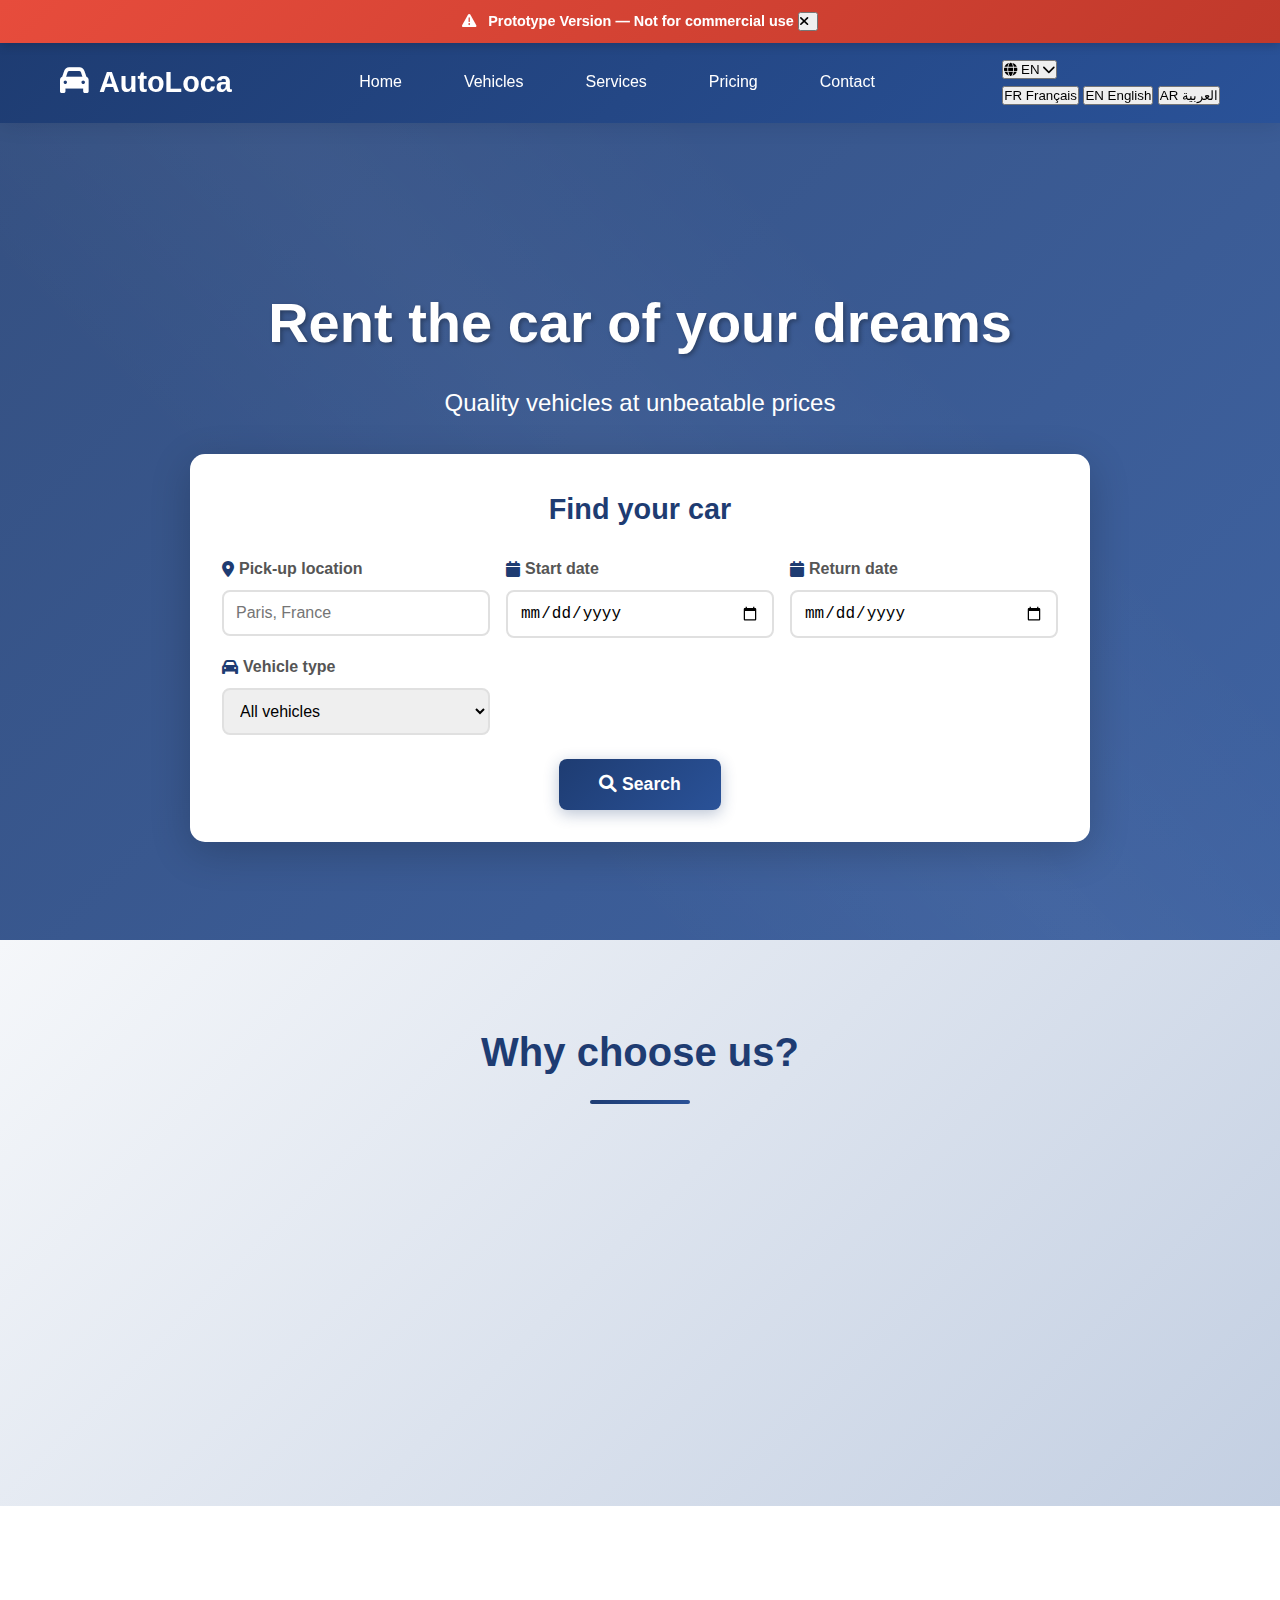
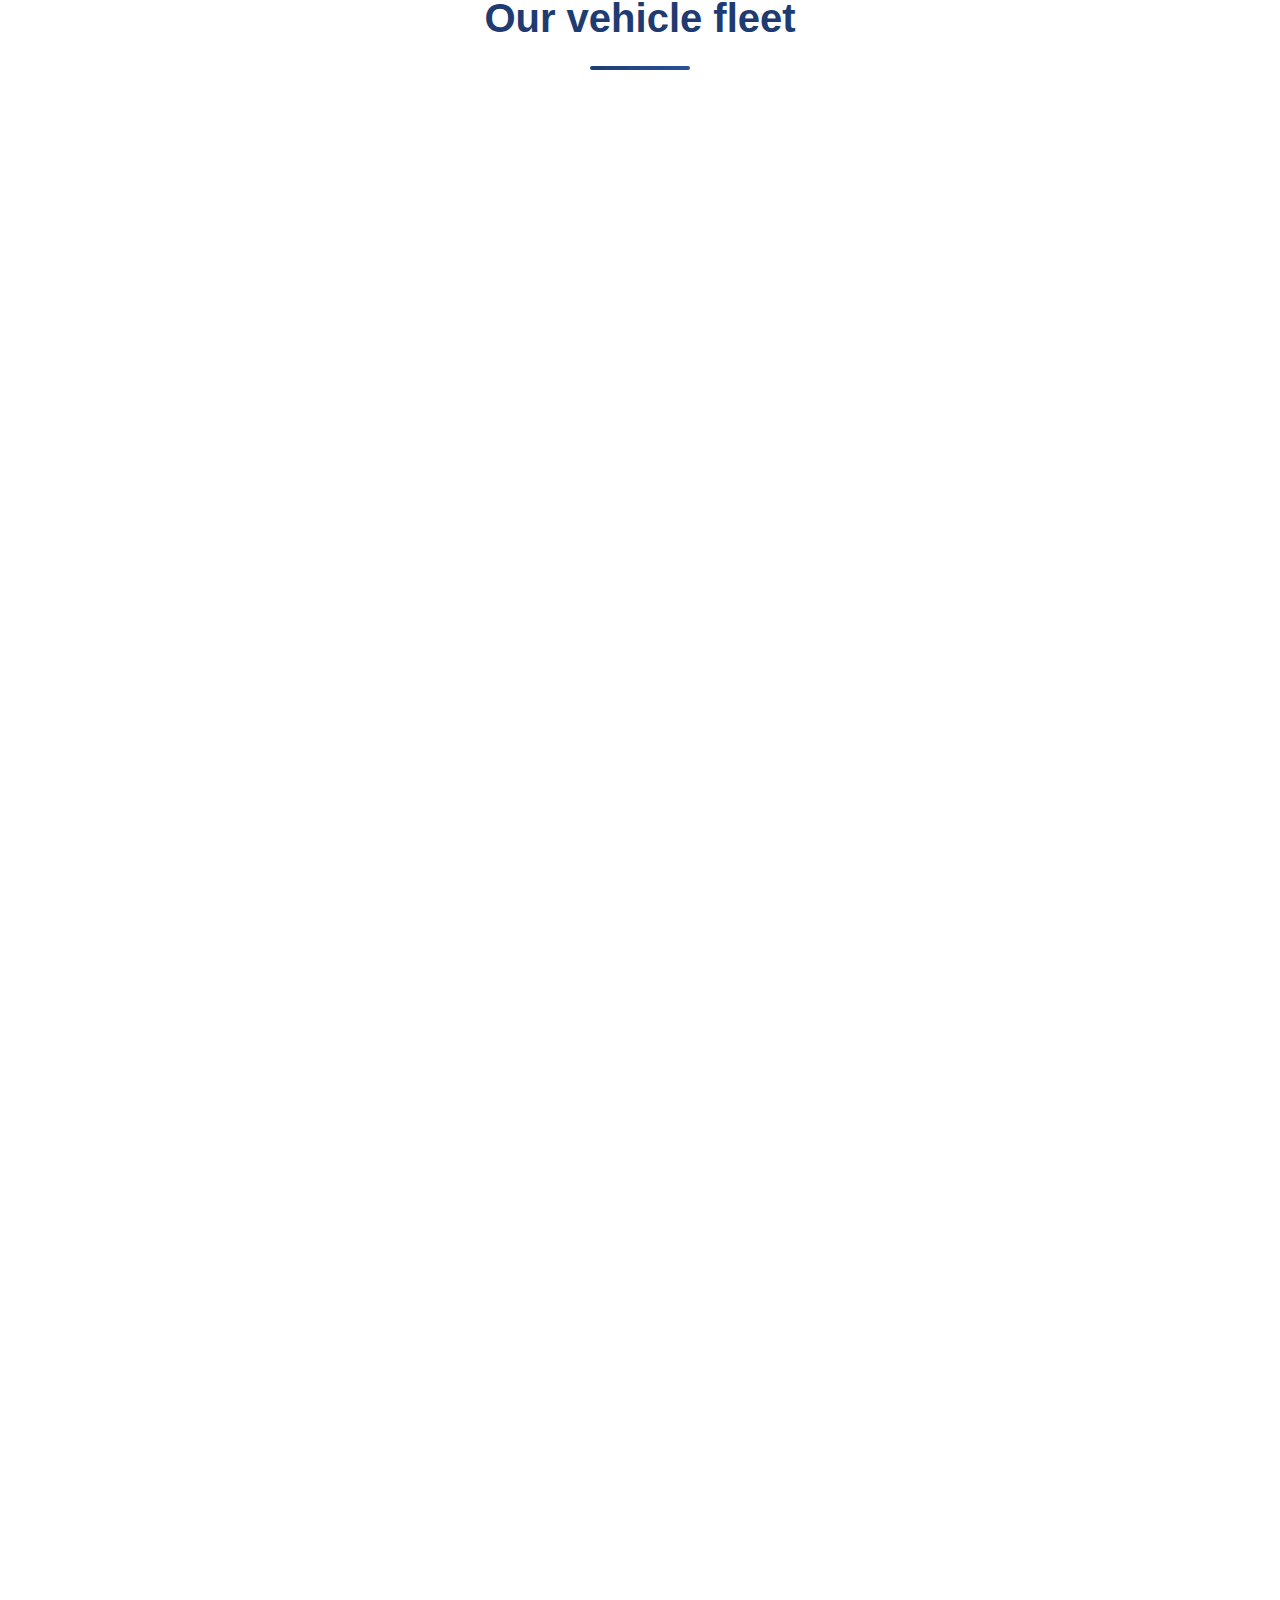
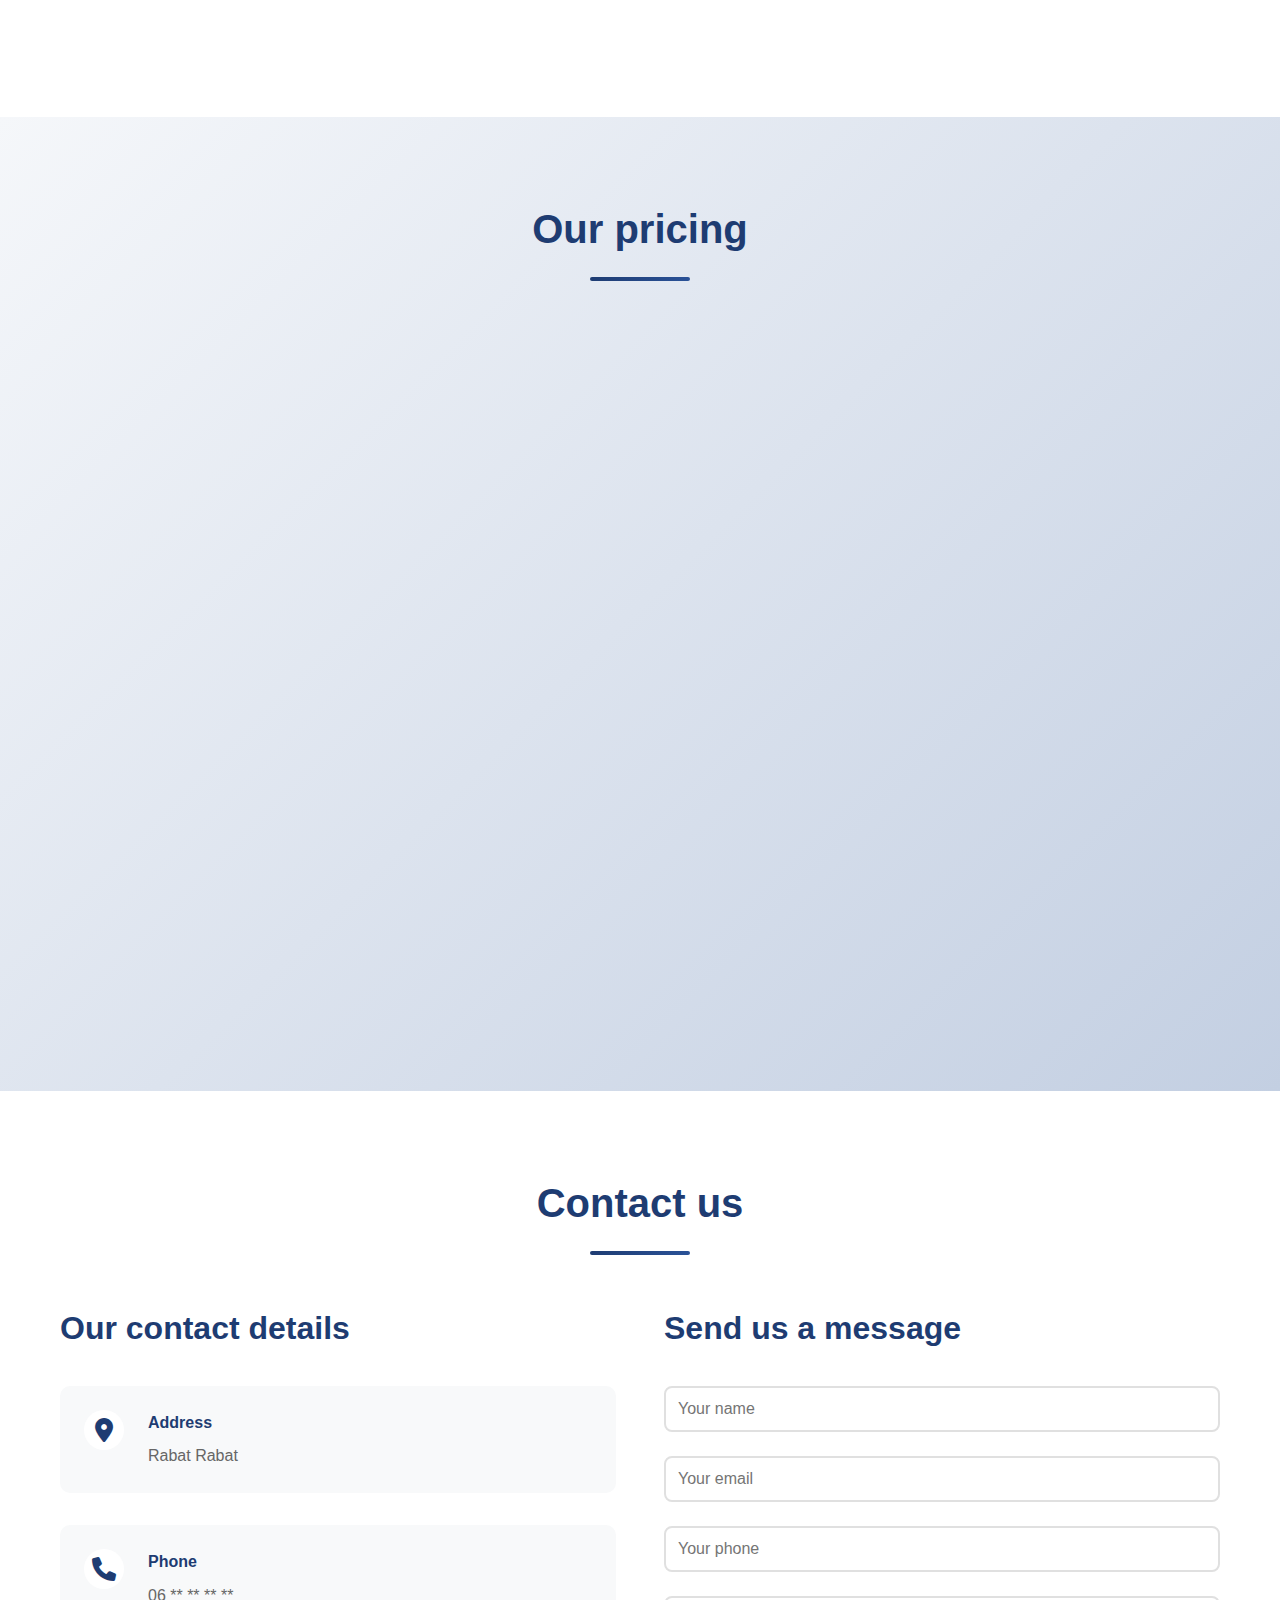
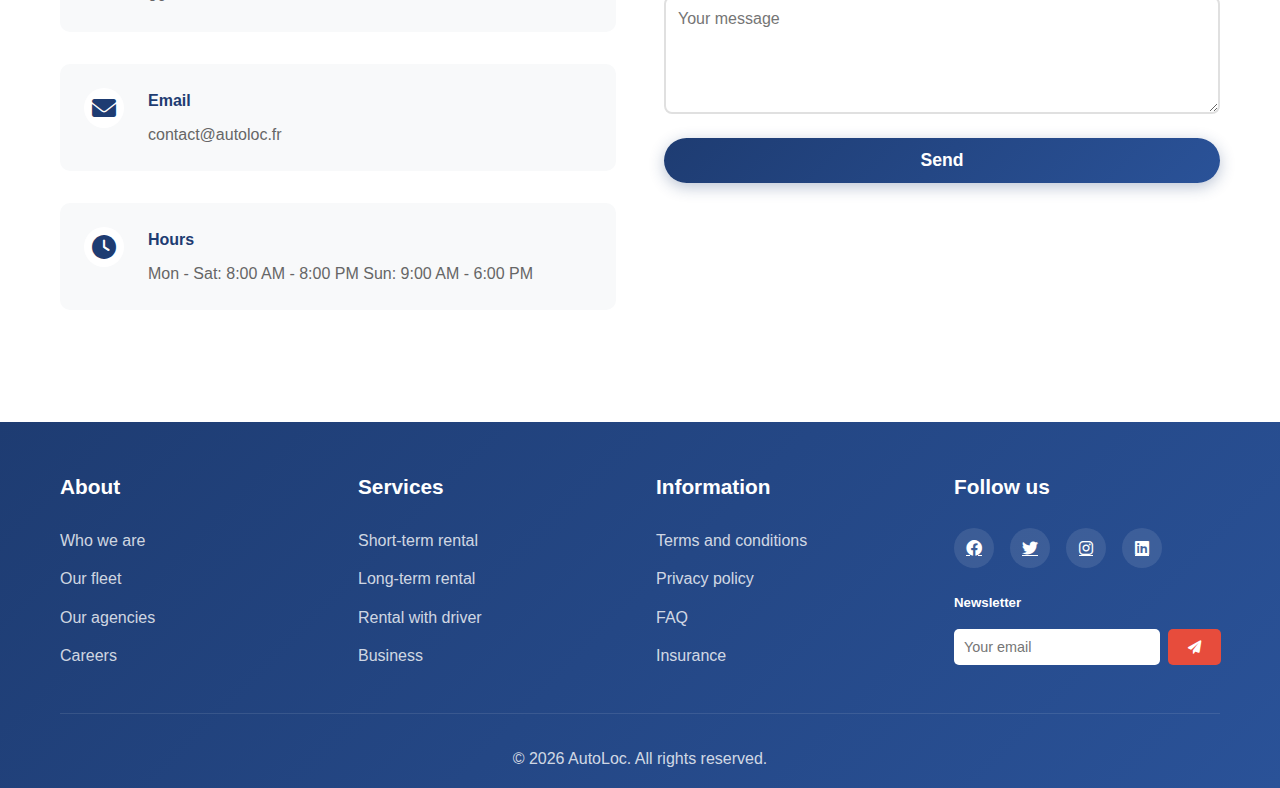
<file: index.html>
<!DOCTYPE html>
<html lang="fr">
<head>
    <meta charset="UTF-8">
    <meta name="viewport" content="width=device-width, initial-scale=1.0">
    <title>AutoLoca - Location de Voitures</title>
    <link rel="stylesheet" href="style.css">
    <link rel="stylesheet" href="https://cdnjs.cloudflare.com/ajax/libs/font-awesome/6.0.0/css/all.min.css">
</head>
<body>
    <!-- Bannière Prototype -->
    <div class="prototype-banner">
        <div class="prototype-content">
            <i class="fas fa-exclamation-triangle"></i>
            <span><strong data-i18n="prototype.title">Prototype Version</strong> — <span data-i18n="prototype.subtitle">Not for commercial use</span></span>
            <button class="close-banner" onclick="closeBanner()">
                <i class="fas fa-times"></i>
            </button>
        </div>
    </div>

    <!-- Navigation -->
    <nav class="navbar">
        <div class="container">
            <div class="logo">
                <i class="fas fa-car"></i>
                <span>AutoLoca</span>
            </div>
            <ul class="nav-menu">
                <li><a href="#accueil" data-i18n="nav.home">Accueil</a></li>
                <li><a href="#vehicules" data-i18n="nav.vehicles">Véhicules</a></li>
                <li><a href="#services" data-i18n="nav.services">Services</a></li>
                <li><a href="#tarifs" data-i18n="nav.pricing">Tarifs</a></li>
                <li><a href="#contact" data-i18n="nav.contact">Contact</a></li>
            </ul>
            <div class="language-selector">
                <button class="lang-dropdown-btn" id="langDropdownBtn">
                    <i class="fas fa-globe"></i>
                    <span id="currentLang">FR</span>
                    <i class="fas fa-chevron-down"></i>
                </button>
                <div class="lang-dropdown-menu" id="langDropdownMenu">
                    <button class="lang-option" data-lang="fr">
                        <span class="lang-code">FR</span>
                        <span class="lang-name">Français</span>
                    </button>
                    <button class="lang-option" data-lang="en">
                        <span class="lang-code">EN</span>
                        <span class="lang-name">English</span>
                    </button>
                    <button class="lang-option" data-lang="ar">
                        <span class="lang-code">AR</span>
                        <span class="lang-name">العربية</span>
                    </button>
                </div>
            </div>
        </div>
    </nav>

    <!-- Hero Section -->
    <section id="accueil" class="hero">
        <div class="hero-overlay">
            <div class="container">
                <div class="hero-content">
                    <h1 data-i18n="hero.title">Louez la voiture de vos rêves</h1>
                    <p data-i18n="hero.subtitle">Des véhicules de qualité à des prix imbattables</p>
                    
                    <!-- Formulaire de réservation rapide -->
                    <div class="search-box">
                        <h3 data-i18n="hero.searchTitle">Trouvez votre voiture</h3>
                        <form class="search-form">
                            <div class="form-row">
                                <div class="form-group">
                                    <label><i class="fas fa-map-marker-alt"></i> <span data-i18n="hero.pickupLocation">Lieu de prise en charge</span></label>
                                    <input type="text" data-i18n-placeholder="hero.pickupPlaceholder" placeholder="Paris, France" required>
                                </div>
                                <div class="form-group">
                                    <label><i class="fas fa-calendar"></i> <span data-i18n="hero.startDate">Date de départ</span></label>
                                    <input type="date" required>
                                </div>
                                <div class="form-group">
                                    <label><i class="fas fa-calendar"></i> <span data-i18n="hero.returnDate">Date de retour</span></label>
                                    <input type="date" required>
                                </div>
                                <div class="form-group">
                                    <label><i class="fas fa-car"></i> <span data-i18n="hero.vehicleType">Type de véhicule</span></label>
                                    <select id="vehicle-type-select">
                                        <option data-i18n="hero.allVehicles">Tous les véhicules</option>
                                        <option data-i18n="hero.economic">Économique</option>
                                        <option data-i18n="hero.compact">Compact</option>
                                        <option data-i18n="hero.suv">SUV</option>
                                        <option data-i18n="hero.luxury">Luxe</option>
                                    </select>
                                </div>
                            </div>
                            <button type="submit" class="btn-search">
                                <i class="fas fa-search"></i> <span data-i18n="hero.searchButton">Rechercher</span>
                            </button>
                        </form>
                    </div>
                </div>
            </div>
        </div>
    </section>

    <!-- Services Section -->
    <section id="services" class="services">
        <div class="container">
            <h2 class="section-title" data-i18n="services.title">Pourquoi nous choisir ?</h2>
            <div class="services-grid">
                <div class="service-card">
                    <div class="service-icon">
                        <i class="fas fa-shield-alt"></i>
                    </div>
                    <h3 data-i18n="services.insurance.title">Assurance complète</h3>
                    <p data-i18n="services.insurance.description">Tous nos véhicules sont assurés tous risques pour votre sécurité</p>
                </div>
                <div class="service-card">
                    <div class="service-icon">
                        <i class="fas fa-headset"></i>
                    </div>
                    <h3 data-i18n="services.support.title">Support 24/7</h3>
                    <p data-i18n="services.support.description">Une équipe disponible à tout moment pour vous assister</p>
                </div>
                <div class="service-card">
                    <div class="service-icon">
                        <i class="fas fa-tag"></i>
                    </div>
                    <h3 data-i18n="services.pricing.title">Meilleurs prix</h3>
                    <p data-i18n="services.pricing.description">Des tarifs compétitifs sans frais cachés</p>
                </div>
                <div class="service-card">
                    <div class="service-icon">
                        <i class="fas fa-car-side"></i>
                    </div>
                    <h3 data-i18n="services.fleet.title">Flotte moderne</h3>
                    <p data-i18n="services.fleet.description">Véhicules récents et bien entretenus</p>
                </div>
            </div>
        </div>
    </section>

    <!-- Véhicules Section -->
    <section id="vehicules" class="vehicles">
        <div class="container">
            <h2 class="section-title" data-i18n="vehicles.title">Notre flotte de véhicules</h2>
            <div class="vehicles-grid">
                <!-- Véhicule 1 -->
                <div class="vehicle-card" data-category="Économique" data-vehicle-name="Renault Clio" data-price="35">
                    <div class="vehicle-badge" data-i18n="vehicles.popular">Populaire</div>
                    <div class="vehicle-image">
                        <img src="images/car1.jpg" alt="Renault Clio">
                    </div>
                    <div class="vehicle-info">
                        <h3>Renault Clio</h3>
                        <p class="vehicle-category" data-i18n="hero.economic">Économique</p>
                        <div class="vehicle-features">
                            <span><i class="fas fa-users"></i> 5 <span data-i18n="vehicles.seats">places</span></span>
                            <span><i class="fas fa-cog"></i> <span data-i18n="vehicles.manual">Manuelle</span></span>
                            <span><i class="fas fa-suitcase"></i> 2 <span data-i18n="vehicles.luggage">bagages</span></span>
                        </div>
                        <div class="vehicle-specs">
                            <span><i class="fas fa-snowflake"></i> <span data-i18n="vehicles.airConditioning">Climatisation</span></span>
                            <span><i class="fas fa-gas-pump"></i> <span data-i18n="vehicles.diesel">Diesel</span></span>
                        </div>
                        <div class="vehicle-price">
                            <span class="price">350 MAD<small data-i18n="vehicles.perDay">/jour</small></span>
                            <button class="btn-reserve" data-i18n="vehicles.reserve">Réserver</button>
                        </div>
                    </div>
                </div>

                <!-- Véhicule 2 -->
                <div class="vehicle-card" data-category="Compact" data-vehicle-name="Peugeot 308" data-price="45">
                    <div class="vehicle-image">
                        <img src="images/car1.jpg" alt="Peugeot 308">
                    </div>
                    <div class="vehicle-info">
                        <h3>Peugeot 308</h3>
                        <p class="vehicle-category" data-i18n="hero.compact">Compact</p>
                        <div class="vehicle-features">
                            <span><i class="fas fa-users"></i> 5 <span data-i18n="vehicles.seats">places</span></span>
                            <span><i class="fas fa-cog"></i> <span data-i18n="vehicles.automatic">Automatique</span></span>
                            <span><i class="fas fa-suitcase"></i> 3 <span data-i18n="vehicles.luggage">bagages</span></span>
                        </div>
                        <div class="vehicle-specs">
                            <span><i class="fas fa-snowflake"></i> <span data-i18n="vehicles.airConditioning">Climatisation</span></span>
                            <span><i class="fas fa-gas-pump"></i> <span data-i18n="vehicles.gasoline">Essence</span></span>
                        </div>
                        <div class="vehicle-price">
                            <span class="price">450 MAD<small data-i18n="vehicles.perDay">/jour</small></span>
                            <button class="btn-reserve" data-i18n="vehicles.reserve">Réserver</button>
                        </div>
                    </div>
                </div>

                <!-- Véhicule 3 -->
                <div class="vehicle-card" data-category="SUV" data-vehicle-name="BMW X3" data-price="85">
                    <div class="vehicle-badge" style="background: #e67e22;" data-i18n="vehicles.new">Nouveau</div>
                    <div class="vehicle-image">
                        <img src="images/car1.jpg" alt="BMW X3">
                    </div>
                    <div class="vehicle-info">
                        <h3>BMW X3</h3>
                        <p class="vehicle-category" data-i18n="hero.suv">SUV</p>
                        <div class="vehicle-features">
                            <span><i class="fas fa-users"></i> 5 <span data-i18n="vehicles.seats">places</span></span>
                            <span><i class="fas fa-cog"></i> <span data-i18n="vehicles.automatic">Automatique</span></span>
                            <span><i class="fas fa-suitcase"></i> 4 <span data-i18n="vehicles.luggage">bagages</span></span>
                        </div>
                        <div class="vehicle-specs">
                            <span><i class="fas fa-snowflake"></i> <span data-i18n="vehicles.airConditioning">Climatisation</span></span>
                            <span><i class="fas fa-gas-pump"></i> <span data-i18n="vehicles.diesel">Diesel</span></span>
                        </div>
                        <div class="vehicle-price">
                            <span class="price">850 MAD<small data-i18n="vehicles.perDay">/jour</small></span>
                            <button class="btn-reserve" data-i18n="vehicles.reserve">Réserver</button>
                        </div>
                    </div>
                </div>

                <!-- Véhicule 4 -->
                <div class="vehicle-card" data-category="Luxe" data-vehicle-name="Mercedes Classe C" data-price="120">
                    <div class="vehicle-image">
                        <img src="images/car1.jpg" alt="Mercedes Classe C">
                    </div>
                    <div class="vehicle-info">
                        <h3>Mercedes Classe C</h3>
                        <p class="vehicle-category" data-i18n="hero.luxury">Luxe</p>
                        <div class="vehicle-features">
                            <span><i class="fas fa-users"></i> 5 <span data-i18n="vehicles.seats">places</span></span>
                            <span><i class="fas fa-cog"></i> <span data-i18n="vehicles.automatic">Automatique</span></span>
                            <span><i class="fas fa-suitcase"></i> 3 <span data-i18n="vehicles.luggage">bagages</span></span>
                        </div>
                        <div class="vehicle-specs">
                            <span><i class="fas fa-snowflake"></i> <span data-i18n="vehicles.airConditioning">Climatisation</span></span>
                            <span><i class="fas fa-gas-pump"></i> <span data-i18n="vehicles.gasoline">Essence</span></span>
                        </div>
                        <div class="vehicle-price">
                            <span class="price">1200 MAD<small data-i18n="vehicles.perDay">/jour</small></span>
                            <button class="btn-reserve" data-i18n="vehicles.reserve">Réserver</button>
                        </div>
                    </div>
                </div>

                <!-- Véhicule 5 -->
                <div class="vehicle-card" data-category="Économique" data-vehicle-name="Citroën C3" data-price="32">
                    <div class="vehicle-image">
                        <img src="images/car1.jpg" alt="Citroën C3">
                    </div>
                    <div class="vehicle-info">
                        <h3>Citroën C3</h3>
                        <p class="vehicle-category" data-i18n="hero.economic">Économique</p>
                        <div class="vehicle-features">
                            <span><i class="fas fa-users"></i> 5 <span data-i18n="vehicles.seats">places</span></span>
                            <span><i class="fas fa-cog"></i> <span data-i18n="vehicles.manual">Manuelle</span></span>
                            <span><i class="fas fa-suitcase"></i> 2 <span data-i18n="vehicles.luggage">bagages</span></span>
                        </div>
                        <div class="vehicle-specs">
                            <span><i class="fas fa-snowflake"></i> <span data-i18n="vehicles.airConditioning">Climatisation</span></span>
                            <span><i class="fas fa-gas-pump"></i> <span data-i18n="vehicles.gasoline">Essence</span></span>
                        </div>
                        <div class="vehicle-price">
                            <span class="price">320 MAD<small data-i18n="vehicles.perDay">/jour</small></span>
                            <button class="btn-reserve" data-i18n="vehicles.reserve">Réserver</button>
                        </div>
                    </div>
                </div>

                <!-- Véhicule 6 -->
                <div class="vehicle-card" data-category="SUV" data-vehicle-name="Audi Q5" data-price="95">
                    <div class="vehicle-image">
                        <img src="images/car1.jpg" alt="Audi Q5">
                    </div>
                    <div class="vehicle-info">
                        <h3>Audi Q5</h3>
                        <p class="vehicle-category" data-i18n="hero.suv">SUV</p>
                        <div class="vehicle-features">
                            <span><i class="fas fa-users"></i> 5 <span data-i18n="vehicles.seats">places</span></span>
                            <span><i class="fas fa-cog"></i> <span data-i18n="vehicles.automatic">Automatique</span></span>
                            <span><i class="fas fa-suitcase"></i> 4 <span data-i18n="vehicles.luggage">bagages</span></span>
                        </div>
                        <div class="vehicle-specs">
                            <span><i class="fas fa-snowflake"></i> <span data-i18n="vehicles.airConditioning">Climatisation</span></span>
                            <span><i class="fas fa-gas-pump"></i> <span data-i18n="vehicles.diesel">Diesel</span></span>
                        </div>
                        <div class="vehicle-price">
                            <span class="price">950 MAD<small data-i18n="vehicles.perDay">/jour</small></span>
                            <button class="btn-reserve" data-i18n="vehicles.reserve">Réserver</button>
                        </div>
                    </div>
                </div>

                <!-- Véhicule 7: Peugeot 3008 -->
                <div class="vehicle-card" data-category="SUV" data-vehicle-name="Peugeot 3008" data-price="75">
                    <div class="vehicle-badge" style="background: #e67e22;" data-i18n="vehicles.new">Nouveau</div>
                    <div class="vehicle-image">
                        <img src="images/car1.jpg" alt="Peugeot 3008">
                    </div>
                    <div class="vehicle-info">
                        <h3>Peugeot 3008</h3>
                        <p class="vehicle-category" data-i18n="hero.suv">SUV</p>
                        <div class="vehicle-features">
                            <span><i class="fas fa-users"></i> 5 <span data-i18n="vehicles.seats">places</span></span>
                            <span><i class="fas fa-cog"></i> <span data-i18n="vehicles.automatic">Automatique</span></span>
                            <span><i class="fas fa-suitcase"></i> 4 <span data-i18n="vehicles.luggage">bagages</span></span>
                        </div>
                        <div class="vehicle-specs">
                            <span><i class="fas fa-snowflake"></i> <span data-i18n="vehicles.airConditioning">Climatisation</span></span>
                            <span><i class="fas fa-gas-pump"></i> <span data-i18n="vehicles.hybrid">Hybride</span></span>
                        </div>
                        <div class="vehicle-price">
                            <span class="price">750 MAD<small data-i18n="vehicles.perDay">/jour</small></span>
                            <button class="btn-reserve" data-i18n="vehicles.reserve">Réserver</button>
                        </div>
                    </div>
                </div>
            </div>
        </div>
    </section>

    <!-- Tarifs Section -->
    <section id="tarifs" class="pricing">
        <div class="container">
            <h2 class="section-title" data-i18n="pricing.title">Nos tarifs</h2>
            <div class="pricing-grid">
                <div class="pricing-card">
                    <h3 data-i18n="pricing.shortTerm.title">Court terme</h3>
                    <div class="pricing-amount">
                        <span class="amount" data-i18n="pricing.shortTerm.price">À partir de 350 MAD</span>
                        <span class="period" data-i18n="pricing.shortTerm.period">/jour</span>
                    </div>
                    <ul class="pricing-features">
                        <li><i class="fas fa-check"></i> <span data-i18n="pricing.shortTerm.features.0">Kilométrage illimité</span></li>
                        <li><i class="fas fa-check"></i> <span data-i18n="pricing.shortTerm.features.1">Assurance de base</span></li>
                        <li><i class="fas fa-check"></i> <span data-i18n="pricing.shortTerm.features.2">Assistance 24/7</span></li>
                        <li><i class="fas fa-check"></i> <span data-i18n="pricing.shortTerm.features.3">Annulation gratuite</span></li>
                    </ul>
                    <button class="btn-pricing" data-i18n="pricing.shortTerm.button">Choisir</button>
                </div>

                <div class="pricing-card featured">
                    <div class="featured-badge" data-i18n="pricing.mediumTerm.badge">Recommandé</div>
                    <h3 data-i18n="pricing.mediumTerm.title">Moyen terme</h3>
                    <div class="pricing-amount">
                        <span class="amount" data-i18n="pricing.mediumTerm.price">À partir de 7000 MAD</span>
                        <span class="period" data-i18n="pricing.mediumTerm.period">/mois</span>
                    </div>
                    <ul class="pricing-features">
                        <li><i class="fas fa-check"></i> <span data-i18n="pricing.mediumTerm.features.0">Kilométrage illimité</span></li>
                        <li><i class="fas fa-check"></i> <span data-i18n="pricing.mediumTerm.features.1">Assurance tous risques</span></li>
                        <li><i class="fas fa-check"></i> <span data-i18n="pricing.mediumTerm.features.2">Assistance 24/7</span></li>
                        <li><i class="fas fa-check"></i> <span data-i18n="pricing.mediumTerm.features.3">Conducteur additionnel</span></li>
                        <li><i class="fas fa-check"></i> <span data-i18n="pricing.mediumTerm.features.4">GPS inclus</span></li>
                    </ul>
                    <button class="btn-pricing" data-i18n="pricing.mediumTerm.button">Choisir</button>
                </div>

                <div class="pricing-card">
                    <h3 data-i18n="pricing.longTerm.title">Long terme</h3>
                    <div class="pricing-amount">
                        <span class="amount" data-i18n="pricing.longTerm.price">Tarif personnalisé</span>
                    </div>
                    <ul class="pricing-features">
                        <li><i class="fas fa-check"></i> <span data-i18n="pricing.longTerm.features.0">Kilométrage illimité</span></li>
                        <li><i class="fas fa-check"></i> <span data-i18n="pricing.longTerm.features.1">Assurance tous risques</span></li>
                        <li><i class="fas fa-check"></i> <span data-i18n="pricing.longTerm.features.2">Assistance 24/7</span></li>
                        <li><i class="fas fa-check"></i> <span data-i18n="pricing.longTerm.features.3">Entretien inclus</span></li>
                        <li><i class="fas fa-check"></i> <span data-i18n="pricing.longTerm.features.4">Véhicule de remplacement</span></li>
                    </ul>
                    <button class="btn-pricing" data-i18n="pricing.longTerm.button">Nous contacter</button>
                </div>
            </div>
        </div>
    </section>

    <!-- Contact Section -->
    <section id="contact" class="contact">
        <div class="container">
            <h2 class="section-title" data-i18n="contact.title">Contactez-nous</h2>
            <div class="contact-grid">
                <div class="contact-info">
                    <h3 data-i18n="contact.info">Nos coordonnées</h3>
                    <div class="contact-item">
                        <i class="fas fa-map-marker-alt"></i>
                        <div>
                            <h4 data-i18n="contact.address">Adresse</h4>
                            <p data-i18n="contact.addressText">Rabat<br>Rabat</p>
                        </div>
                    </div>
                    <div class="contact-item">
                        <i class="fas fa-phone"></i>
                        <div>
                            <h4 data-i18n="contact.phone">Téléphone</h4>
                            <p>06 ** ** ** **</p>
                        </div>
                    </div>
                    <div class="contact-item">
                        <i class="fas fa-envelope"></i>
                        <div>
                            <h4 data-i18n="contact.email">Email</h4>
                            <p>contact@autoloc.fr</p>
                        </div>
                    </div>
                    <div class="contact-item">
                        <i class="fas fa-clock"></i>
                        <div>
                            <h4 data-i18n="contact.hours">Horaires</h4>
                            <p data-i18n="contact.hoursText">Lun - Sam: 8h00 - 20h00<br>Dim: 9h00 - 18h00</p>
                        </div>
                    </div>
                </div>

                <div class="contact-form">
                    <h3 data-i18n="contact.formTitle">Envoyez-nous un message</h3>
                    <form>
                        <div class="form-group">
                            <input type="text" data-i18n-placeholder="contact.namePlaceholder" placeholder="Votre nom" required>
                        </div>
                        <div class="form-group">
                            <input type="email" data-i18n-placeholder="contact.emailPlaceholder" placeholder="Votre email" required>
                        </div>
                        <div class="form-group">
                            <input type="tel" data-i18n-placeholder="contact.phonePlaceholder" placeholder="Votre téléphone">
                        </div>
                        <div class="form-group">
                            <textarea rows="5" data-i18n-placeholder="contact.messagePlaceholder" placeholder="Votre message" required></textarea>
                        </div>
                        <button type="submit" class="btn-submit" data-i18n="contact.sendButton">Envoyer</button>
                    </form>
                </div>
            </div>
        </div>
    </section>

    <!-- Footer -->
    <footer class="footer">
        <div class="container">
            <div class="footer-grid">
                <div class="footer-col">
                    <h4 data-i18n="footer.about.title">À propos</h4>
                    <ul>
                        <li><a href="pages/qui-sommes-nous.html" data-i18n="footer.about.whoWeAre">Qui sommes-nous</a></li>
                        <li><a href="pages/notre-flotte.html" data-i18n="footer.about.ourFleet">Notre flotte</a></li>
                        <li><a href="pages/nos-agences.html" data-i18n="footer.about.ourAgencies">Nos agences</a></li>
                        <li><a href="https://wa.me/212663730766?text=Bonjour,%20je%20suis%20intéressé(e)%20par%20les%20opportunités%20de%20carrière%20chez%20AutoLoca." target="_blank" data-i18n="footer.about.careers">Carrières</a></li>
                    </ul>
                </div>
                <div class="footer-col">
                    <h4 data-i18n="footer.services.title">Services</h4>
                    <ul>
                        <li><a href="#tarifs" data-i18n="footer.services.shortTerm">Location courte durée</a></li>
                        <li><a href="https://wa.me/212663730766?text=Bonjour,%20je%20souhaite%20des%20informations%20sur%20la%20location%20longue%20durée." target="_blank" data-i18n="footer.services.longTerm">Location longue durée</a></li>
                        <li><a href="https://wa.me/212663730766?text=Bonjour,%20je%20souhaite%20louer%20un%20véhicule%20avec%20chauffeur." target="_blank" data-i18n="footer.services.withDriver">Location avec chauffeur</a></li>
                        <li><a href="https://wa.me/212663730766?text=Bonjour,%20je%20représente%20une%20entreprise%20et%20souhaite%20des%20informations%20sur%20vos%20services." target="_blank" data-i18n="footer.services.business">Entreprises</a></li>
                    </ul>
                </div>
                <div class="footer-col">
                    <h4 data-i18n="footer.info.title">Informations</h4>
                    <ul>
                        <li><a href="pages/conditions-generales.html" data-i18n="footer.info.terms">Conditions générales</a></li>
                        <li><a href="pages/politique-confidentialite.html" data-i18n="footer.info.privacy">Politique de confidentialité</a></li>
                        <li><a href="pages/faq.html" data-i18n="footer.info.faq">FAQ</a></li>
                        <li><a href="https://wa.me/212663730766?text=Bonjour,%20je%20souhaite%20des%20informations%20sur%20les%20assurances." target="_blank" data-i18n="footer.info.insurance">Assurance</a></li>
                    </ul>
                </div>
                <div class="footer-col">
                    <h4 data-i18n="footer.social.title">Suivez-nous</h4>
                    <div class="social-links">
                        <a href="#"><i class="fab fa-facebook"></i></a>
                        <a href="#"><i class="fab fa-twitter"></i></a>
                        <a href="#"><i class="fab fa-instagram"></i></a>
                        <a href="#"><i class="fab fa-linkedin"></i></a>
                    </div>
                    <div class="newsletter">
                        <h5 data-i18n="footer.social.newsletter">Newsletter</h5>
                        <form>
                            <input type="email" data-i18n-placeholder="footer.social.emailPlaceholder" placeholder="Votre email">
                            <button type="submit"><i class="fas fa-paper-plane"></i></button>
                        </form>
                    </div>
                </div>
            </div>
            <div class="footer-bottom">
                <p>&copy; 2026 AutoLoc. <span data-i18n="footer.copyright">Tous droits réservés.</span></p>
            </div>
        </div>
    </footer>

    <!-- Load translations first -->
    <script src="translation/translations.js"></script>
    <!-- Then load i18n system -->
    <script src="translation/i18n.js"></script>
    <!-- Finally load main script -->
    <script src="script.js"></script>
</body>
</html>
</file>
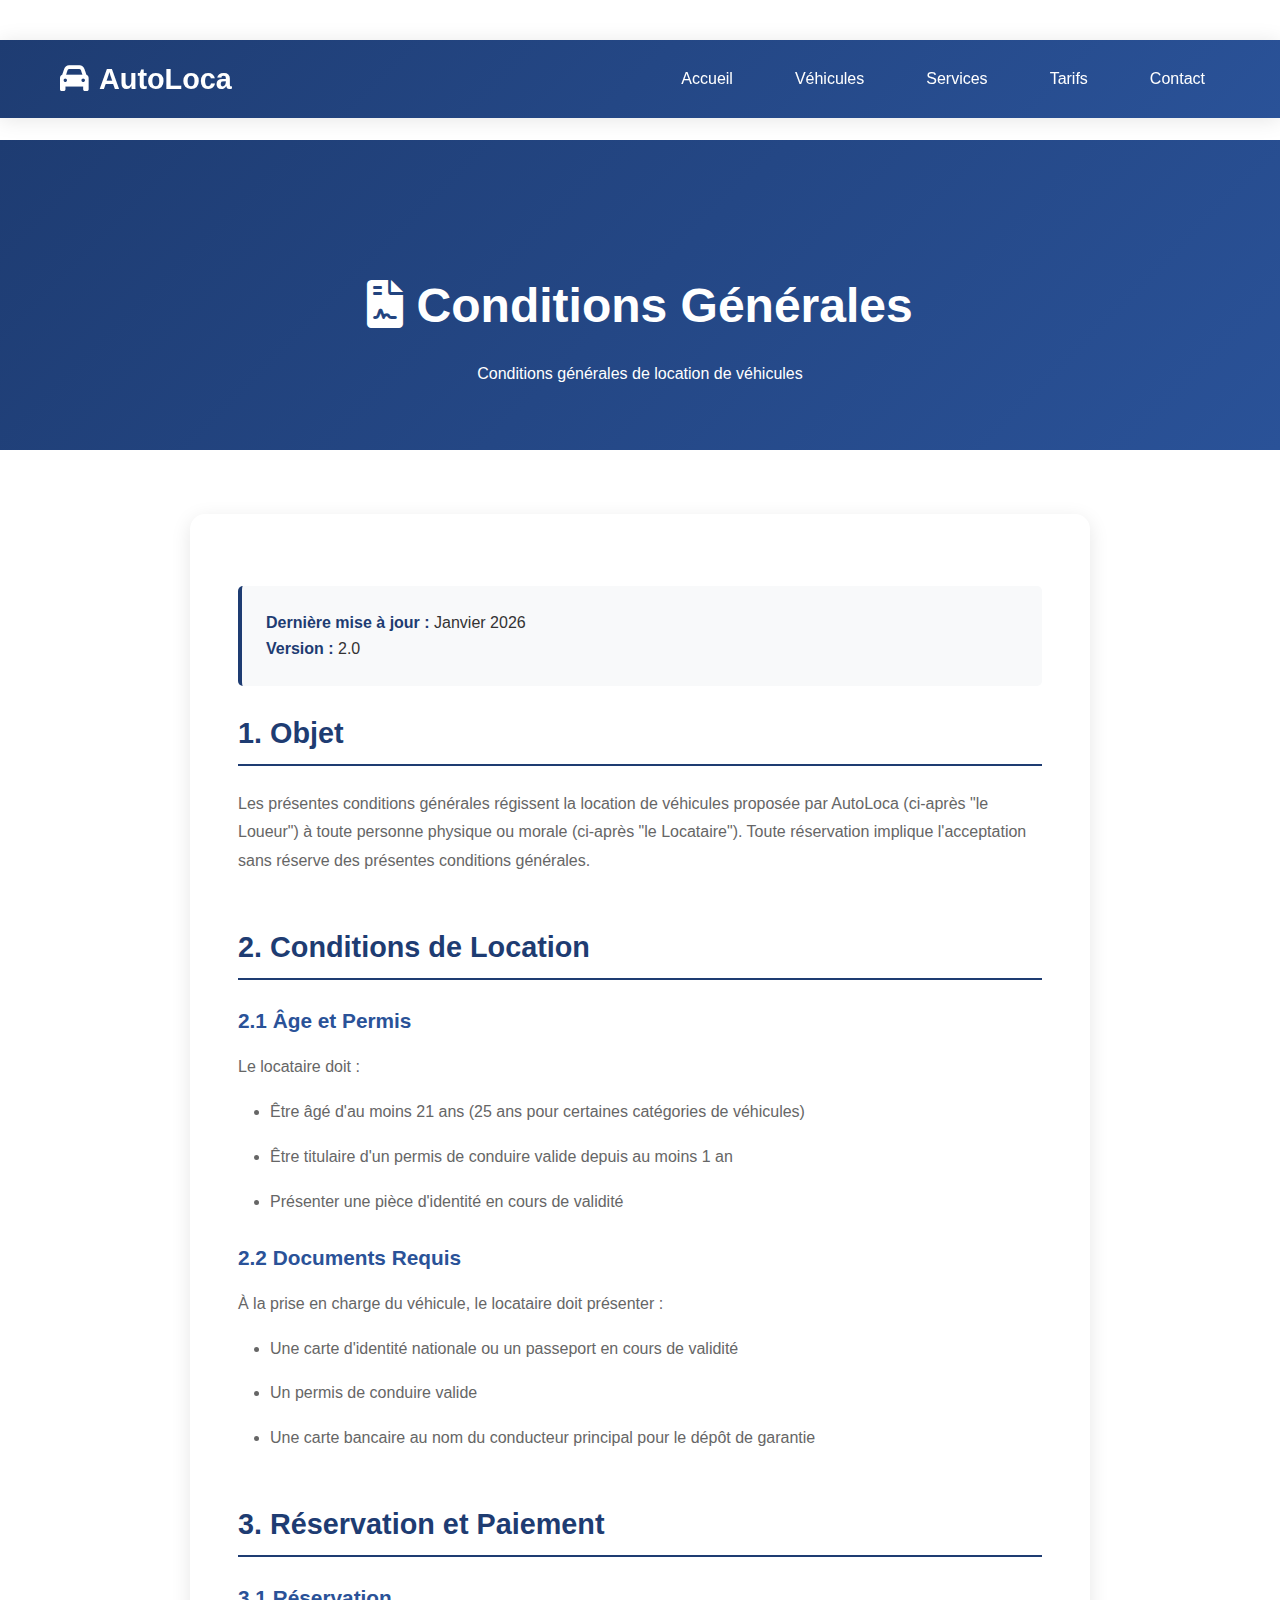
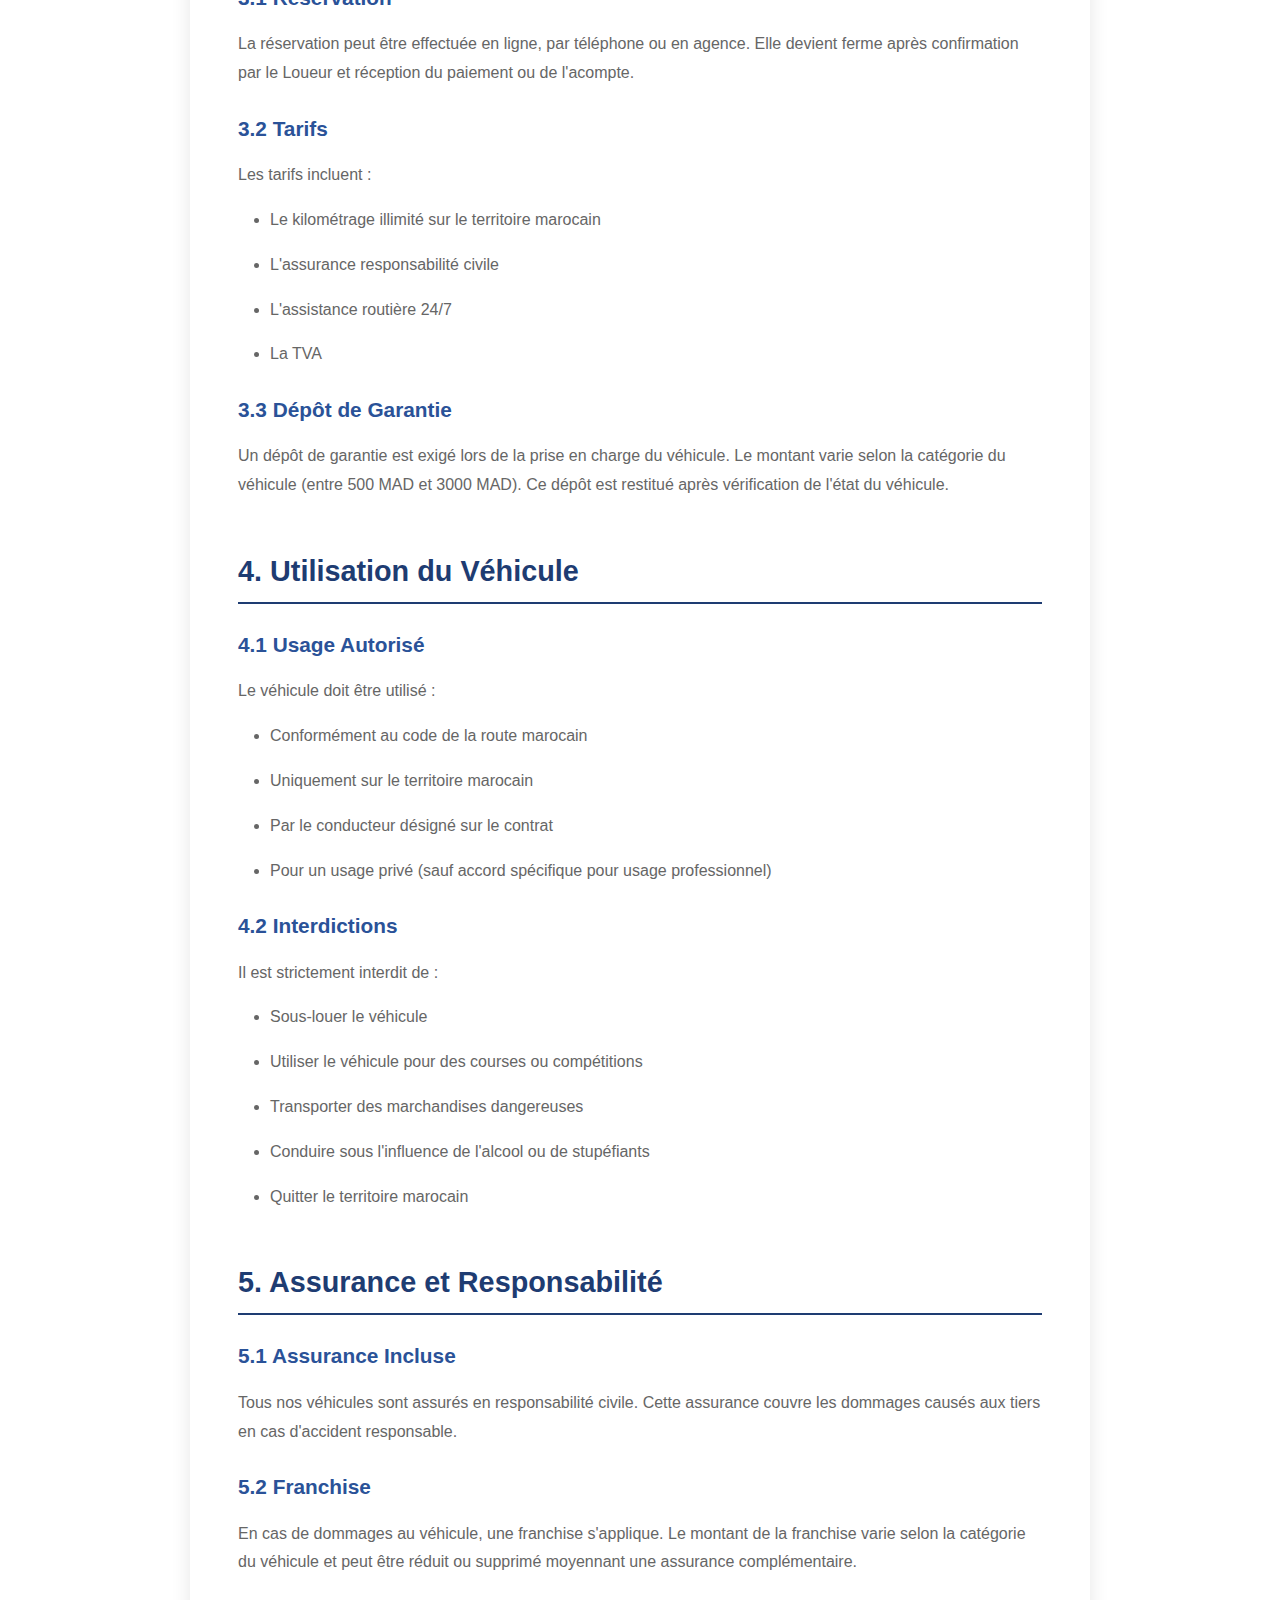
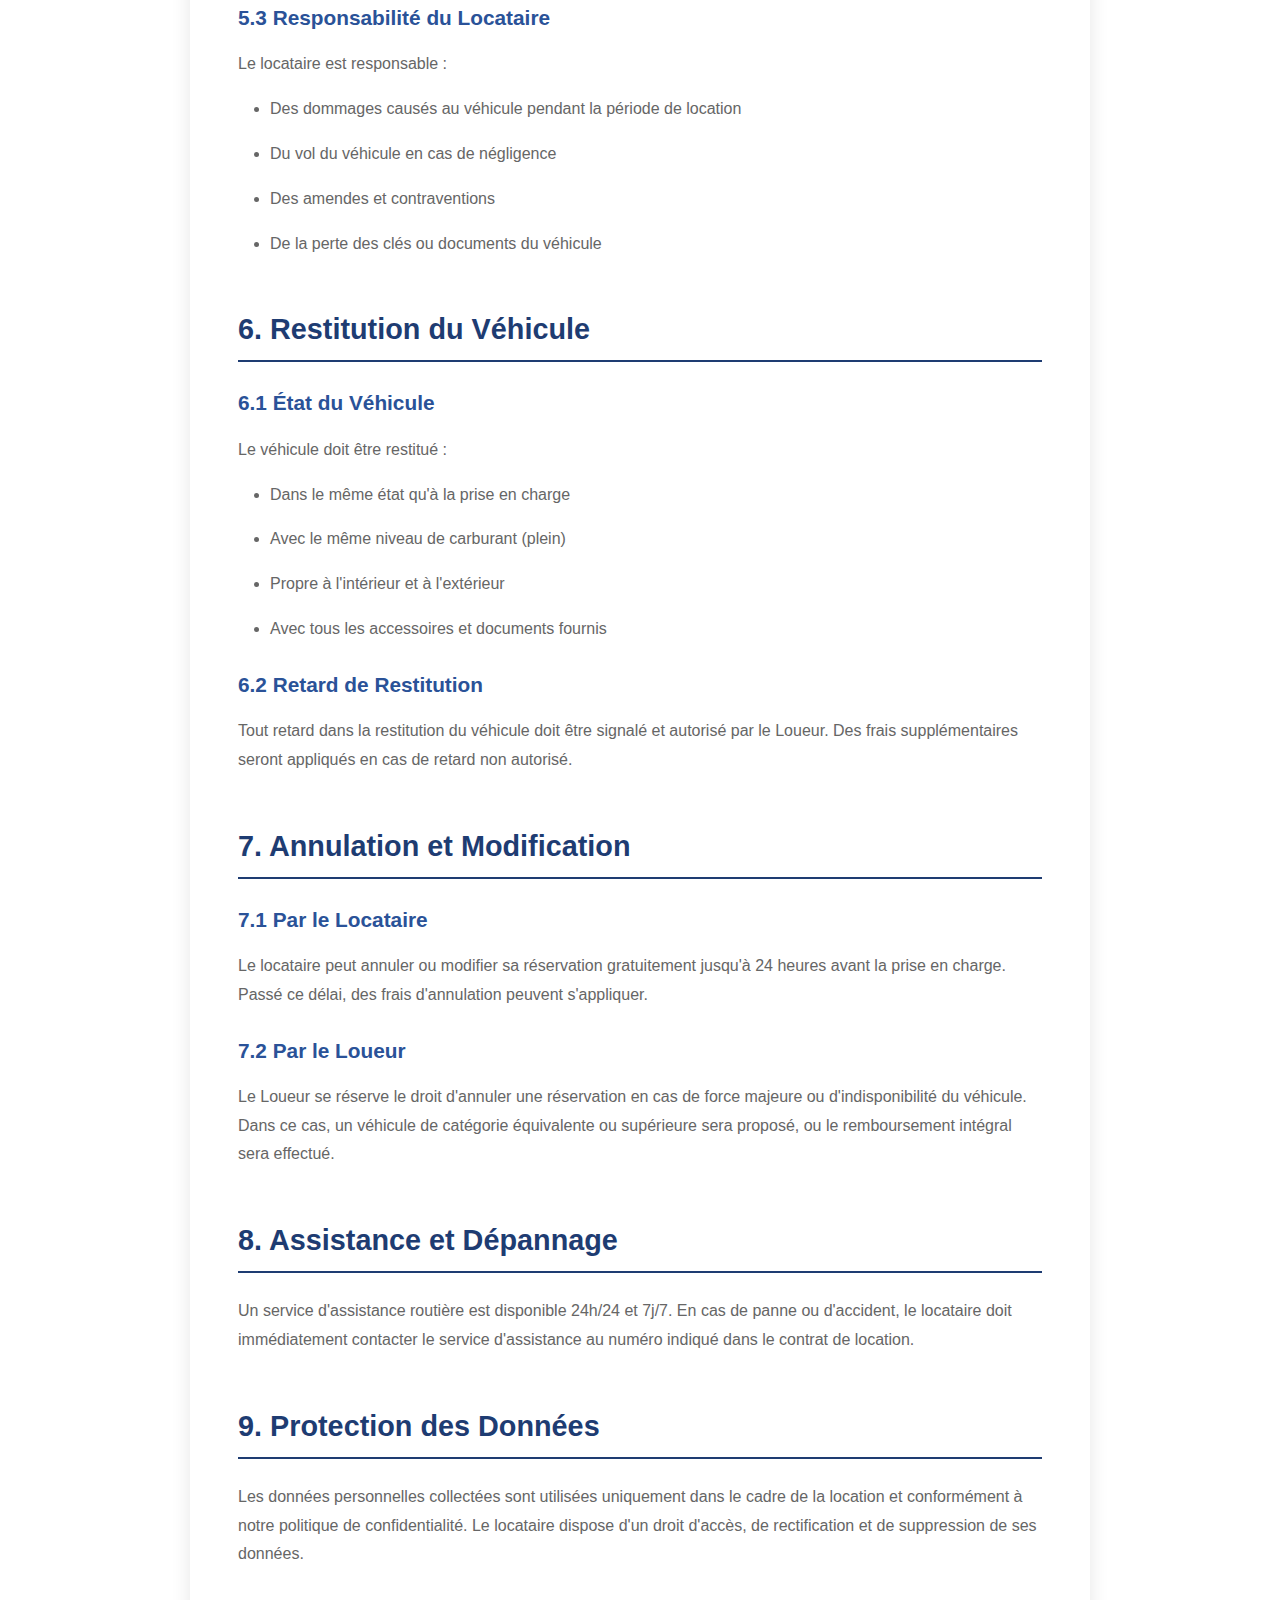
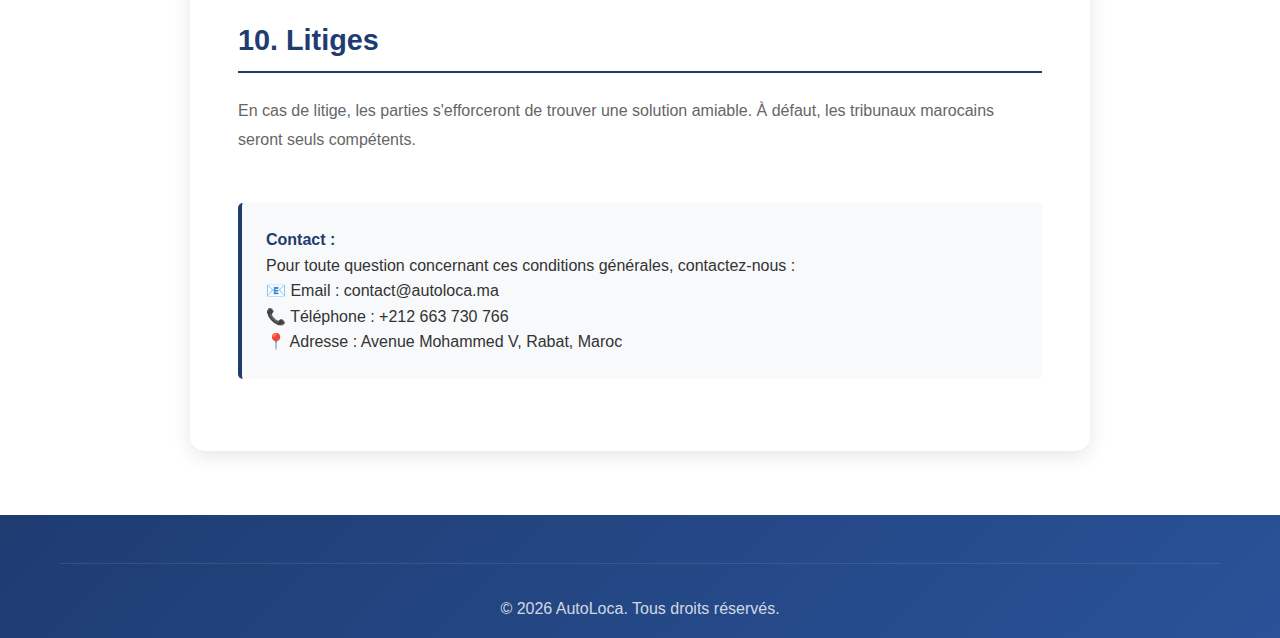
<file: conditions-generales.html>
<!DOCTYPE html>
<html lang="fr">
<head>
    <meta charset="UTF-8">
    <meta name="viewport" content="width=device-width, initial-scale=1.0">
    <title>Conditions Générales - AutoLoca</title>
    <link rel="stylesheet" href="../style.css">
    <link rel="stylesheet" href="https://cdnjs.cloudflare.com/ajax/libs/font-awesome/6.0.0/css/all.min.css">
    <style>
        .page-header {
            background: linear-gradient(135deg, #1e3c72 0%, #2a5298 100%);
            color: white;
            padding: 8rem 0 4rem;
            text-align: center;
            margin-top: 100px;
        }
        .page-header h1 {
            font-size: 3rem;
            margin-bottom: 1rem;
        }
        .content-section {
            padding: 4rem 0;
            background: white;
        }
        .terms-container {
            max-width: 900px;
            margin: 0 auto;
            background: white;
            padding: 3rem;
            border-radius: 15px;
            box-shadow: 0 5px 20px rgba(0,0,0,0.1);
        }
        .terms-section {
            margin-bottom: 3rem;
        }
        .terms-section h2 {
            color: #1e3c72;
            font-size: 1.8rem;
            margin-bottom: 1.5rem;
            padding-bottom: 0.5rem;
            border-bottom: 2px solid #1e3c72;
        }
        .terms-section h3 {
            color: #2a5298;
            font-size: 1.3rem;
            margin: 1.5rem 0 1rem;
        }
        .terms-section p, .terms-section li {
            color: #666;
            line-height: 1.8;
            margin-bottom: 1rem;
        }
        .terms-section ul {
            margin-left: 2rem;
        }
        .highlight-box {
            background: #f8f9fa;
            border-left: 4px solid #1e3c72;
            padding: 1.5rem;
            margin: 1.5rem 0;
            border-radius: 5px;
        }
        .highlight-box strong {
            color: #1e3c72;
        }
    </style>
</head>
<body>
    <!-- Navigation -->
    <nav class="navbar">
        <div class="container">
            <div class="logo">
                <i class="fas fa-car"></i>
                <span>AutoLoca</span>
            </div>
            <ul class="nav-menu">
                <li><a href="../index.html">Accueil</a></li>
                <li><a href="../index.html#vehicules">Véhicules</a></li>
                <li><a href="../index.html#services">Services</a></li>
                <li><a href="../index.html#tarifs">Tarifs</a></li>
                <li><a href="../index.html#contact">Contact</a></li>
            </ul>
        </div>
    </nav>

    <!-- Page Header -->
    <section class="page-header">
        <div class="container">
            <h1><i class="fas fa-file-contract"></i> Conditions Générales</h1>
            <p>Conditions générales de location de véhicules</p>
        </div>
    </section>

    <!-- Content Section -->
    <section class="content-section">
        <div class="container">
            <div class="terms-container">
                <div class="highlight-box">
                    <strong>Dernière mise à jour :</strong> Janvier 2026<br>
                    <strong>Version :</strong> 2.0
                </div>

                <div class="terms-section">
                    <h2>1. Objet</h2>
                    <p>Les présentes conditions générales régissent la location de véhicules proposée par AutoLoca (ci-après "le Loueur") à toute personne physique ou morale (ci-après "le Locataire"). Toute réservation implique l'acceptation sans réserve des présentes conditions générales.</p>
                </div>

                <div class="terms-section">
                    <h2>2. Conditions de Location</h2>
                    
                    <h3>2.1 Âge et Permis</h3>
                    <p>Le locataire doit :</p>
                    <ul>
                        <li>Être âgé d'au moins 21 ans (25 ans pour certaines catégories de véhicules)</li>
                        <li>Être titulaire d'un permis de conduire valide depuis au moins 1 an</li>
                        <li>Présenter une pièce d'identité en cours de validité</li>
                    </ul>

                    <h3>2.2 Documents Requis</h3>
                    <p>À la prise en charge du véhicule, le locataire doit présenter :</p>
                    <ul>
                        <li>Une carte d'identité nationale ou un passeport en cours de validité</li>
                        <li>Un permis de conduire valide</li>
                        <li>Une carte bancaire au nom du conducteur principal pour le dépôt de garantie</li>
                    </ul>
                </div>

                <div class="terms-section">
                    <h2>3. Réservation et Paiement</h2>
                    
                    <h3>3.1 Réservation</h3>
                    <p>La réservation peut être effectuée en ligne, par téléphone ou en agence. Elle devient ferme après confirmation par le Loueur et réception du paiement ou de l'acompte.</p>

                    <h3>3.2 Tarifs</h3>
                    <p>Les tarifs incluent :</p>
                    <ul>
                        <li>Le kilométrage illimité sur le territoire marocain</li>
                        <li>L'assurance responsabilité civile</li>
                        <li>L'assistance routière 24/7</li>
                        <li>La TVA</li>
                    </ul>

                    <h3>3.3 Dépôt de Garantie</h3>
                    <p>Un dépôt de garantie est exigé lors de la prise en charge du véhicule. Le montant varie selon la catégorie du véhicule (entre 500 MAD et 3000 MAD). Ce dépôt est restitué après vérification de l'état du véhicule.</p>
                </div>

                <div class="terms-section">
                    <h2>4. Utilisation du Véhicule</h2>
                    
                    <h3>4.1 Usage Autorisé</h3>
                    <p>Le véhicule doit être utilisé :</p>
                    <ul>
                        <li>Conformément au code de la route marocain</li>
                        <li>Uniquement sur le territoire marocain</li>
                        <li>Par le conducteur désigné sur le contrat</li>
                        <li>Pour un usage privé (sauf accord spécifique pour usage professionnel)</li>
                    </ul>

                    <h3>4.2 Interdictions</h3>
                    <p>Il est strictement interdit de :</p>
                    <ul>
                        <li>Sous-louer le véhicule</li>
                        <li>Utiliser le véhicule pour des courses ou compétitions</li>
                        <li>Transporter des marchandises dangereuses</li>
                        <li>Conduire sous l'influence de l'alcool ou de stupéfiants</li>
                        <li>Quitter le territoire marocain</li>
                    </ul>
                </div>

                <div class="terms-section">
                    <h2>5. Assurance et Responsabilité</h2>
                    
                    <h3>5.1 Assurance Incluse</h3>
                    <p>Tous nos véhicules sont assurés en responsabilité civile. Cette assurance couvre les dommages causés aux tiers en cas d'accident responsable.</p>

                    <h3>5.2 Franchise</h3>
                    <p>En cas de dommages au véhicule, une franchise s'applique. Le montant de la franchise varie selon la catégorie du véhicule et peut être réduit ou supprimé moyennant une assurance complémentaire.</p>

                    <h3>5.3 Responsabilité du Locataire</h3>
                    <p>Le locataire est responsable :</p>
                    <ul>
                        <li>Des dommages causés au véhicule pendant la période de location</li>
                        <li>Du vol du véhicule en cas de négligence</li>
                        <li>Des amendes et contraventions</li>
                        <li>De la perte des clés ou documents du véhicule</li>
                    </ul>
                </div>

                <div class="terms-section">
                    <h2>6. Restitution du Véhicule</h2>
                    
                    <h3>6.1 État du Véhicule</h3>
                    <p>Le véhicule doit être restitué :</p>
                    <ul>
                        <li>Dans le même état qu'à la prise en charge</li>
                        <li>Avec le même niveau de carburant (plein)</li>
                        <li>Propre à l'intérieur et à l'extérieur</li>
                        <li>Avec tous les accessoires et documents fournis</li>
                    </ul>

                    <h3>6.2 Retard de Restitution</h3>
                    <p>Tout retard dans la restitution du véhicule doit être signalé et autorisé par le Loueur. Des frais supplémentaires seront appliqués en cas de retard non autorisé.</p>
                </div>

                <div class="terms-section">
                    <h2>7. Annulation et Modification</h2>
                    
                    <h3>7.1 Par le Locataire</h3>
                    <p>Le locataire peut annuler ou modifier sa réservation gratuitement jusqu'à 24 heures avant la prise en charge. Passé ce délai, des frais d'annulation peuvent s'appliquer.</p>

                    <h3>7.2 Par le Loueur</h3>
                    <p>Le Loueur se réserve le droit d'annuler une réservation en cas de force majeure ou d'indisponibilité du véhicule. Dans ce cas, un véhicule de catégorie équivalente ou supérieure sera proposé, ou le remboursement intégral sera effectué.</p>
                </div>

                <div class="terms-section">
                    <h2>8. Assistance et Dépannage</h2>
                    <p>Un service d'assistance routière est disponible 24h/24 et 7j/7. En cas de panne ou d'accident, le locataire doit immédiatement contacter le service d'assistance au numéro indiqué dans le contrat de location.</p>
                </div>

                <div class="terms-section">
                    <h2>9. Protection des Données</h2>
                    <p>Les données personnelles collectées sont utilisées uniquement dans le cadre de la location et conformément à notre politique de confidentialité. Le locataire dispose d'un droit d'accès, de rectification et de suppression de ses données.</p>
                </div>

                <div class="terms-section">
                    <h2>10. Litiges</h2>
                    <p>En cas de litige, les parties s'efforceront de trouver une solution amiable. À défaut, les tribunaux marocains seront seuls compétents.</p>
                </div>

                <div class="highlight-box">
                    <strong>Contact :</strong><br>
                    Pour toute question concernant ces conditions générales, contactez-nous :<br>
                    📧 Email : contact@autoloca.ma<br>
                    📞 Téléphone : +212 663 730 766<br>
                    📍 Adresse : Avenue Mohammed V, Rabat, Maroc
                </div>
            </div>
        </div>
    </section>

    <!-- Footer -->
    <footer class="footer">
        <div class="container">
            <div class="footer-bottom">
                <p>&copy; 2026 AutoLoca. Tous droits réservés.</p>
            </div>
        </div>
    </footer>

    <script src="../script.js"></script>
</body>
</html>
</file>
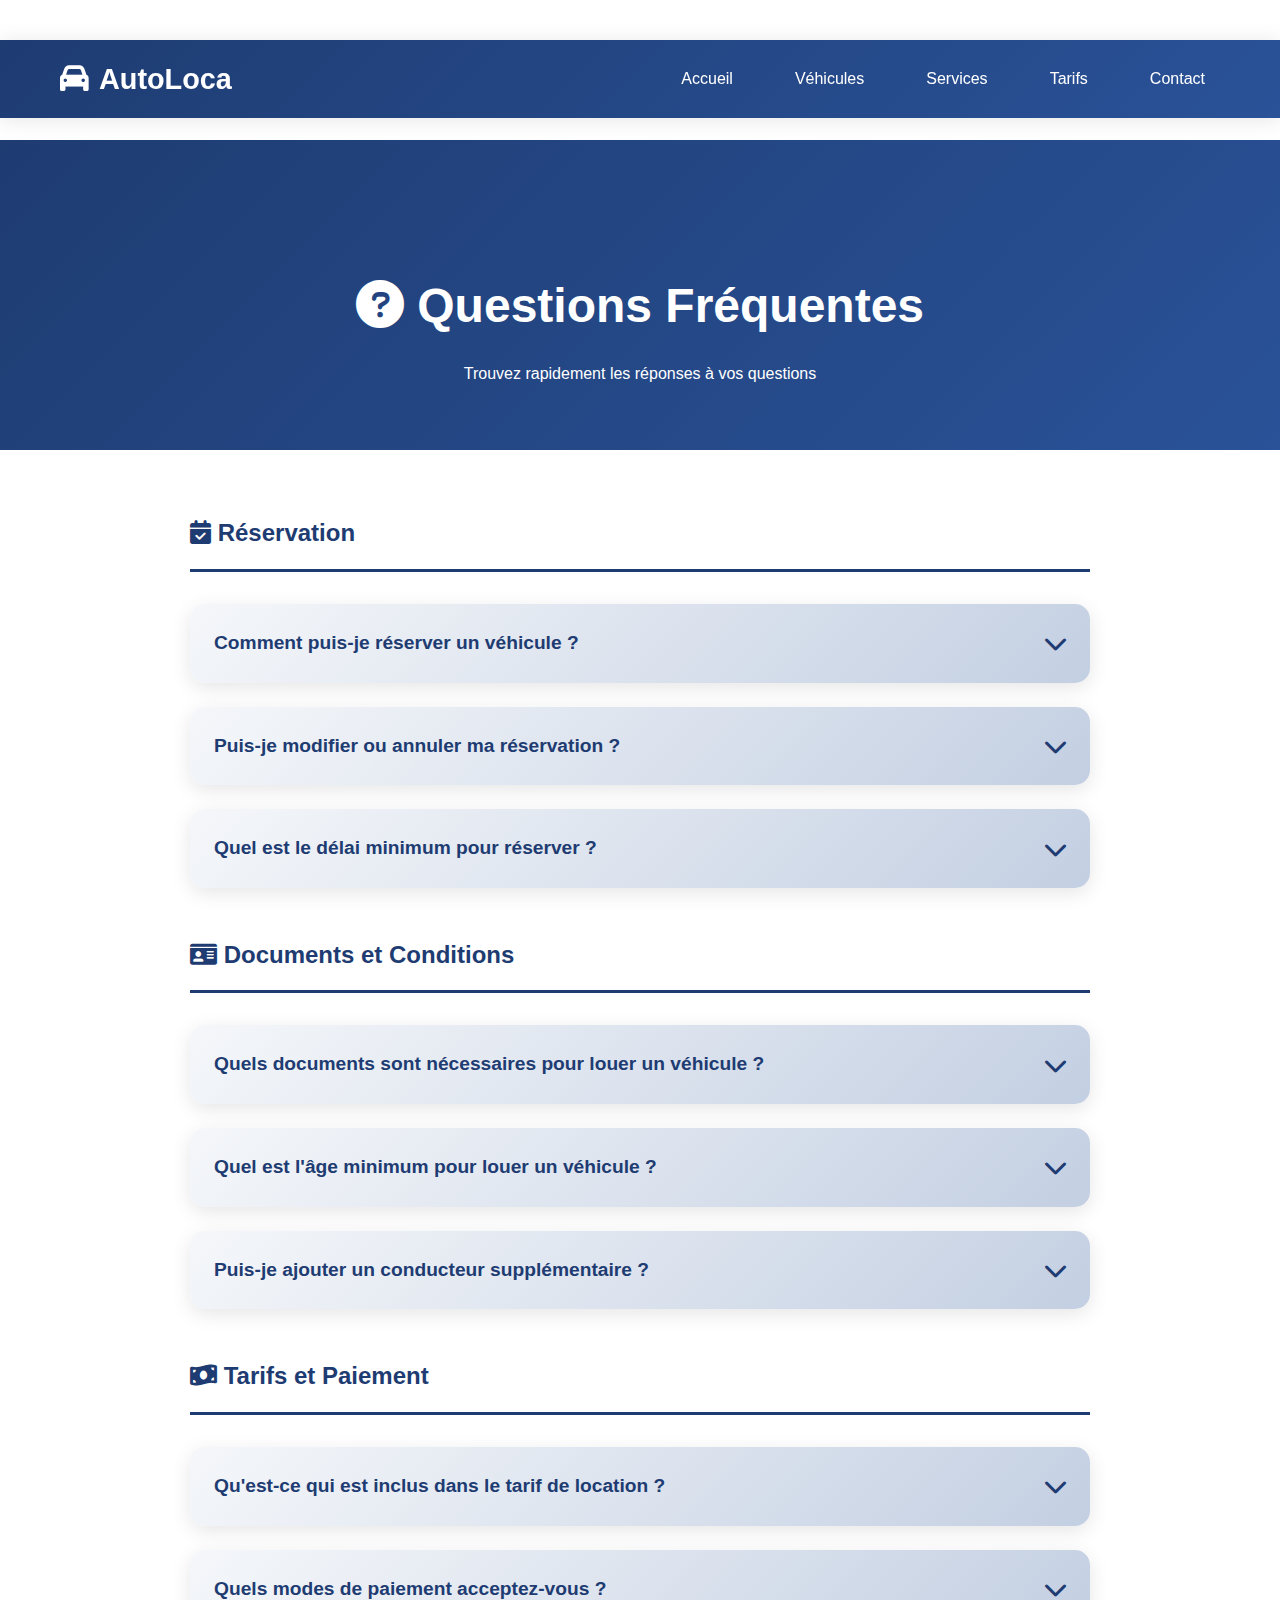
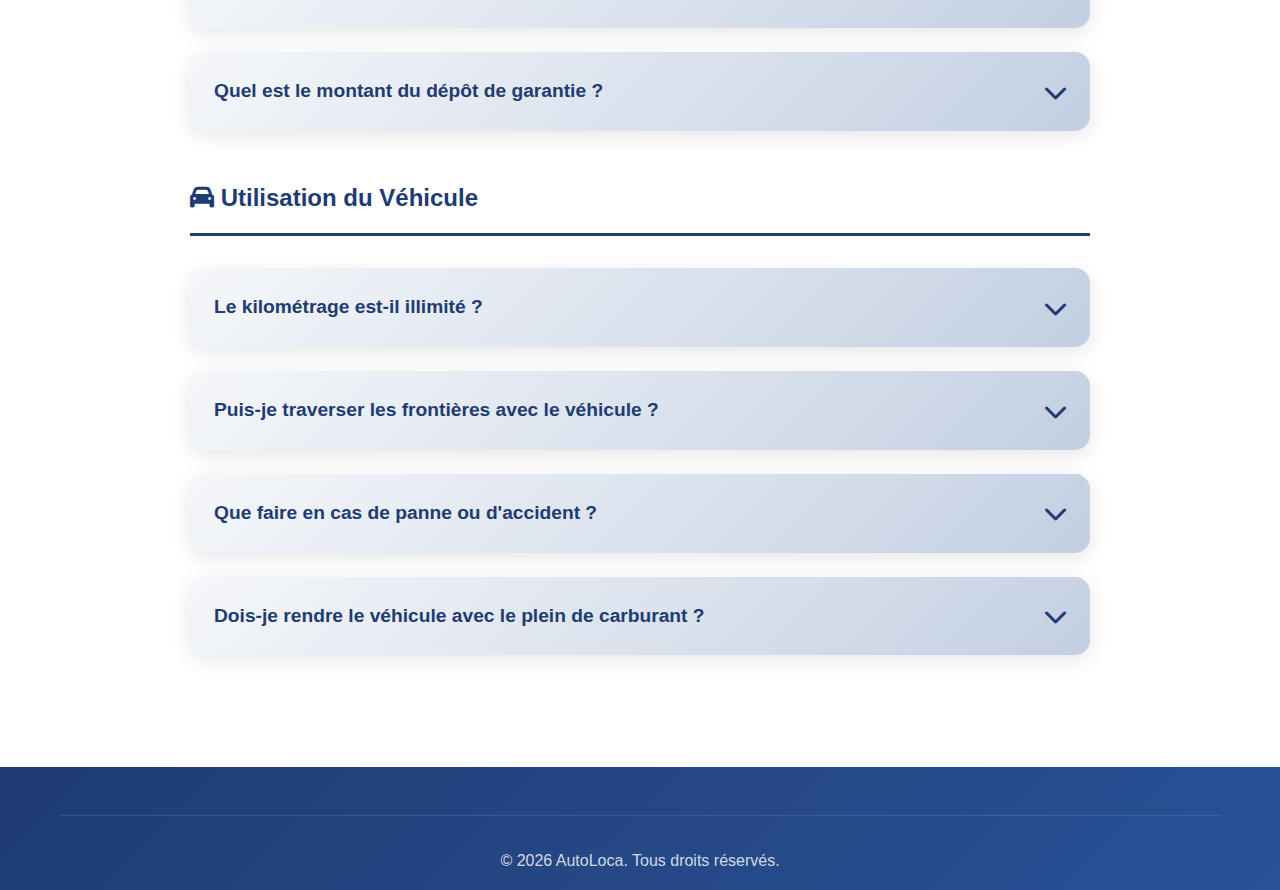
<file: faq.html>
<!DOCTYPE html>
<html lang="fr">
<head>
    <meta charset="UTF-8">
    <meta name="viewport" content="width=device-width, initial-scale=1.0">
    <title>FAQ - AutoLoca</title>
    <link rel="stylesheet" href="../style.css">
    <link rel="stylesheet" href="https://cdnjs.cloudflare.com/ajax/libs/font-awesome/6.0.0/css/all.min.css">
    <style>
        .page-header {
            background: linear-gradient(135deg, #1e3c72 0%, #2a5298 100%);
            color: white;
            padding: 8rem 0 4rem;
            text-align: center;
            margin-top: 100px;
        }
        .page-header h1 {
            font-size: 3rem;
            margin-bottom: 1rem;
        }
        .content-section {
            padding: 4rem 0;
        }
        .faq-container {
            max-width: 900px;
            margin: 0 auto;
        }
        .faq-item {
            background: white;
            border-radius: 15px;
            margin-bottom: 1.5rem;
            box-shadow: 0 5px 20px rgba(0,0,0,0.1);
            overflow: hidden;
        }
        .faq-question {
            padding: 1.5rem;
            cursor: pointer;
            display: flex;
            justify-content: space-between;
            align-items: center;
            background: linear-gradient(135deg, #f5f7fa 0%, #c3cfe2 100%);
            transition: all 0.3s ease;
        }
        .faq-question:hover {
            background: linear-gradient(135deg, #1e3c72 0%, #2a5298 100%);
            color: white;
        }
        .faq-question h3 {
            color: #1e3c72;
            font-size: 1.2rem;
            margin: 0;
        }
        .faq-question:hover h3 {
            color: white;
        }
        .faq-question i {
            font-size: 1.5rem;
            color: #1e3c72;
            transition: transform 0.3s ease;
        }
        .faq-question:hover i {
            color: white;
        }
        .faq-question.active i {
            transform: rotate(180deg);
        }
        .faq-answer {
            padding: 0 1.5rem;
            max-height: 0;
            overflow: hidden;
            transition: all 0.3s ease;
        }
        .faq-answer.active {
            padding: 1.5rem;
            max-height: 500px;
        }
        .faq-answer p {
            color: #666;
            line-height: 1.8;
        }
        .faq-category {
            margin-bottom: 3rem;
        }
        .faq-category h2 {
            color: #1e3c72;
            margin-bottom: 2rem;
            padding-bottom: 1rem;
            border-bottom: 3px solid #1e3c72;
        }
    </style>
</head>
<body>
    <!-- Navigation -->
    <nav class="navbar">
        <div class="container">
            <div class="logo">
                <i class="fas fa-car"></i>
                <span>AutoLoca</span>
            </div>
            <ul class="nav-menu">
                <li><a href="../index.html">Accueil</a></li>
                <li><a href="../index.html#vehicules">Véhicules</a></li>
                <li><a href="../index.html#services">Services</a></li>
                <li><a href="../index.html#tarifs">Tarifs</a></li>
                <li><a href="../index.html#contact">Contact</a></li>
            </ul>
        </div>
    </nav>

    <!-- Page Header -->
    <section class="page-header">
        <div class="container">
            <h1><i class="fas fa-question-circle"></i> Questions Fréquentes</h1>
            <p>Trouvez rapidement les réponses à vos questions</p>
        </div>
    </section>

    <!-- Content Section -->
    <section class="content-section">
        <div class="container">
            <div class="faq-container">
                <!-- Réservation -->
                <div class="faq-category">
                    <h2><i class="fas fa-calendar-check"></i> Réservation</h2>
                    
                    <div class="faq-item">
                        <div class="faq-question">
                            <h3>Comment puis-je réserver un véhicule ?</h3>
                            <i class="fas fa-chevron-down"></i>
                        </div>
                        <div class="faq-answer">
                            <p>Vous pouvez réserver un véhicule de trois façons : en ligne sur notre site web, par téléphone en contactant notre service client au 06 63 73 07 66, ou directement dans l'une de nos agences. La réservation en ligne est disponible 24h/24 et vous recevrez une confirmation immédiate par email.</p>
                        </div>
                    </div>

                    <div class="faq-item">
                        <div class="faq-question">
                            <h3>Puis-je modifier ou annuler ma réservation ?</h3>
                            <i class="fas fa-chevron-down"></i>
                        </div>
                        <div class="faq-answer">
                            <p>Oui, vous pouvez modifier ou annuler votre réservation gratuitement jusqu'à 24 heures avant la date de prise en charge. Pour toute modification ou annulation, contactez-nous par téléphone ou email avec votre numéro de réservation.</p>
                        </div>
                    </div>

                    <div class="faq-item">
                        <div class="faq-question">
                            <h3>Quel est le délai minimum pour réserver ?</h3>
                            <i class="fas fa-chevron-down"></i>
                        </div>
                        <div class="faq-answer">
                            <p>Vous pouvez réserver un véhicule jusqu'à 2 heures avant la prise en charge, sous réserve de disponibilité. Cependant, nous recommandons de réserver à l'avance pour garantir la disponibilité du véhicule de votre choix.</p>
                        </div>
                    </div>
                </div>

                <!-- Documents et Conditions -->
                <div class="faq-category">
                    <h2><i class="fas fa-id-card"></i> Documents et Conditions</h2>
                    
                    <div class="faq-item">
                        <div class="faq-question">
                            <h3>Quels documents sont nécessaires pour louer un véhicule ?</h3>
                            <i class="fas fa-chevron-down"></i>
                        </div>
                        <div class="faq-answer">
                            <p>Pour louer un véhicule, vous devez présenter : une pièce d'identité valide (CIN ou passeport), un permis de conduire valide depuis au moins 1 an, et une carte bancaire au nom du conducteur principal pour le dépôt de garantie.</p>
                        </div>
                    </div>

                    <div class="faq-item">
                        <div class="faq-question">
                            <h3>Quel est l'âge minimum pour louer un véhicule ?</h3>
                            <i class="fas fa-chevron-down"></i>
                        </div>
                        <div class="faq-answer">
                            <p>L'âge minimum pour louer un véhicule est de 21 ans avec un permis de conduire valide depuis au moins 1 an. Pour certains véhicules de catégorie supérieure ou de luxe, l'âge minimum peut être de 25 ans.</p>
                        </div>
                    </div>

                    <div class="faq-item">
                        <div class="faq-question">
                            <h3>Puis-je ajouter un conducteur supplémentaire ?</h3>
                            <i class="fas fa-chevron-down"></i>
                        </div>
                        <div class="faq-answer">
                            <p>Oui, vous pouvez ajouter un ou plusieurs conducteurs supplémentaires. Chaque conducteur additionnel doit présenter les mêmes documents que le conducteur principal et des frais supplémentaires peuvent s'appliquer selon la formule choisie.</p>
                        </div>
                    </div>
                </div>

                <!-- Tarifs et Paiement -->
                <div class="faq-category">
                    <h2><i class="fas fa-money-bill-wave"></i> Tarifs et Paiement</h2>
                    
                    <div class="faq-item">
                        <div class="faq-question">
                            <h3>Qu'est-ce qui est inclus dans le tarif de location ?</h3>
                            <i class="fas fa-chevron-down"></i>
                        </div>
                        <div class="faq-answer">
                            <p>Le tarif de location inclut : le kilométrage illimité, l'assurance de base, l'assistance routière 24/7, et la TVA. Les options supplémentaires comme le GPS, le siège bébé, ou l'assurance tous risques sont disponibles moyennant un supplément.</p>
                        </div>
                    </div>

                    <div class="faq-item">
                        <div class="faq-question">
                            <h3>Quels modes de paiement acceptez-vous ?</h3>
                            <i class="fas fa-chevron-down"></i>
                        </div>
                        <div class="faq-answer">
                            <p>Nous acceptons les cartes bancaires (Visa, Mastercard), les cartes de crédit, et les paiements en espèces pour certaines transactions. Un dépôt de garantie par carte bancaire est obligatoire lors de la prise en charge du véhicule.</p>
                        </div>
                    </div>

                    <div class="faq-item">
                        <div class="faq-question">
                            <h3>Quel est le montant du dépôt de garantie ?</h3>
                            <i class="fas fa-chevron-down"></i>
                        </div>
                        <div class="faq-answer">
                            <p>Le montant du dépôt de garantie varie selon la catégorie du véhicule, généralement entre 500 MAD et 3000 MAD. Ce dépôt est bloqué sur votre carte bancaire et sera libéré après la restitution du véhicule en bon état.</p>
                        </div>
                    </div>
                </div>

                <!-- Utilisation du Véhicule -->
                <div class="faq-category">
                    <h2><i class="fas fa-car"></i> Utilisation du Véhicule</h2>
                    
                    <div class="faq-item">
                        <div class="faq-question">
                            <h3>Le kilométrage est-il illimité ?</h3>
                            <i class="fas fa-chevron-down"></i>
                        </div>
                        <div class="faq-answer">
                            <p>Oui, toutes nos locations incluent le kilométrage illimité. Vous pouvez parcourir autant de kilomètres que vous le souhaitez sans frais supplémentaires, dans les limites du territoire marocain.</p>
                        </div>
                    </div>

                    <div class="faq-item">
                        <div class="faq-question">
                            <h3>Puis-je traverser les frontières avec le véhicule ?</h3>
                            <i class="fas fa-chevron-down"></i>
                        </div>
                        <div class="faq-answer">
                            <p>Les déplacements à l'étranger ne sont pas autorisés avec nos véhicules de location. L'utilisation est limitée au territoire marocain. Pour des besoins spécifiques, veuillez nous contacter.</p>
                        </div>
                    </div>

                    <div class="faq-item">
                        <div class="faq-question">
                            <h3>Que faire en cas de panne ou d'accident ?</h3>
                            <i class="fas fa-chevron-down"></i>
                        </div>
                        <div class="faq-answer">
                            <p>En cas de panne ou d'accident, contactez immédiatement notre service d'assistance 24/7 au numéro indiqué dans votre contrat de location. Nous vous fournirons une assistance rapide et, si nécessaire, un véhicule de remplacement.</p>
                        </div>
                    </div>

                    <div class="faq-item">
                        <div class="faq-question">
                            <h3>Dois-je rendre le véhicule avec le plein de carburant ?</h3>
                            <i class="fas fa-chevron-down"></i>
                        </div>
                        <div class="faq-answer">
                            <p>Oui, le véhicule doit être restitué avec le même niveau de carburant qu'à la prise en charge (généralement plein). Si le réservoir n'est pas plein, des frais de carburant plus des frais de service seront appliqués.</p>
                        </div>
                    </div>
                </div>
            </div>
        </div>
    </section>

    <!-- Footer -->
    <footer class="footer">
        <div class="container">
            <div class="footer-bottom">
                <p>&copy; 2026 AutoLoca. Tous droits réservés.</p>
            </div>
        </div>
    </footer>

    <script src="../script.js"></script>
    <script>
        // FAQ Accordion
        document.querySelectorAll('.faq-question').forEach(question => {
            question.addEventListener('click', function() {
                const answer = this.nextElementSibling;
                const isActive = answer.classList.contains('active');
                
                // Fermer toutes les réponses
                document.querySelectorAll('.faq-answer').forEach(ans => {
                    ans.classList.remove('active');
                });
                document.querySelectorAll('.faq-question').forEach(q => {
                    q.classList.remove('active');
                });
                
                // Ouvrir la réponse cliquée si elle n'était pas active
                if (!isActive) {
                    answer.classList.add('active');
                    this.classList.add('active');
                }
            });
        });
    </script>
</body>
</html>
</file>
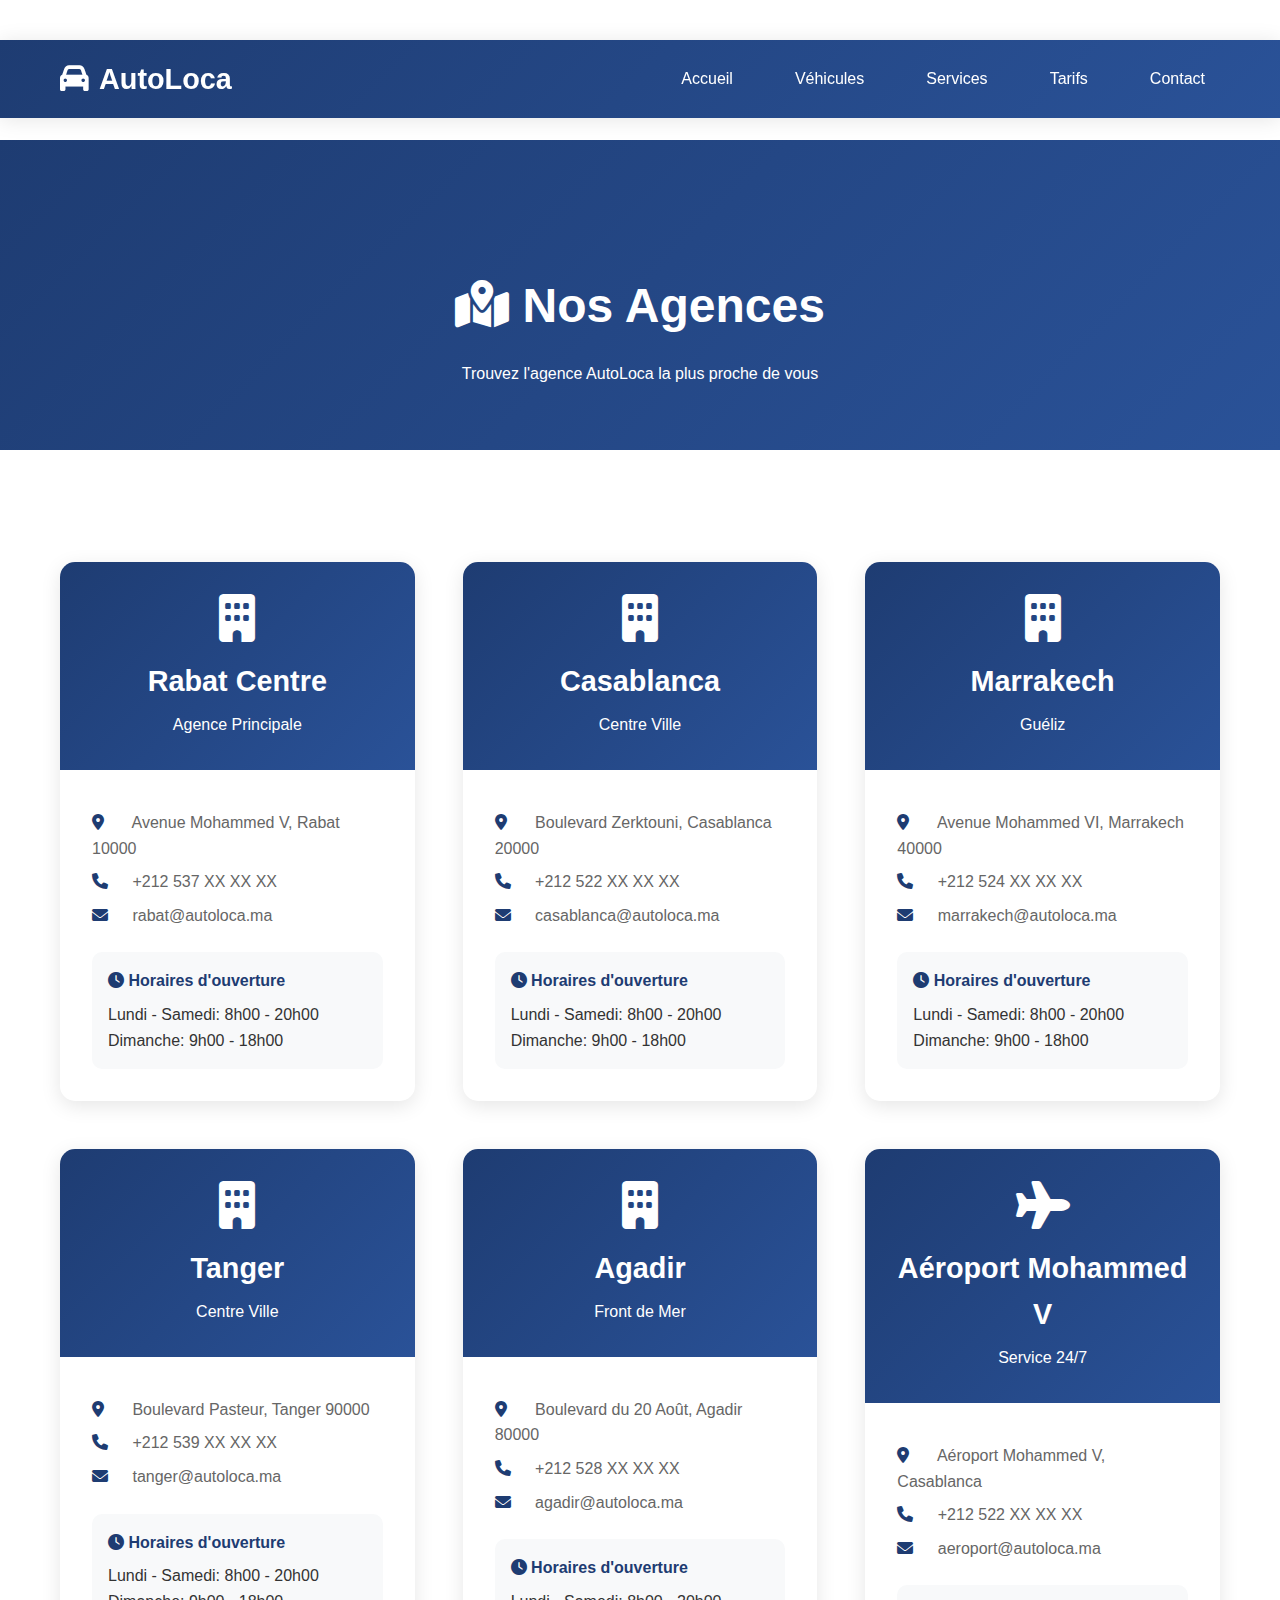
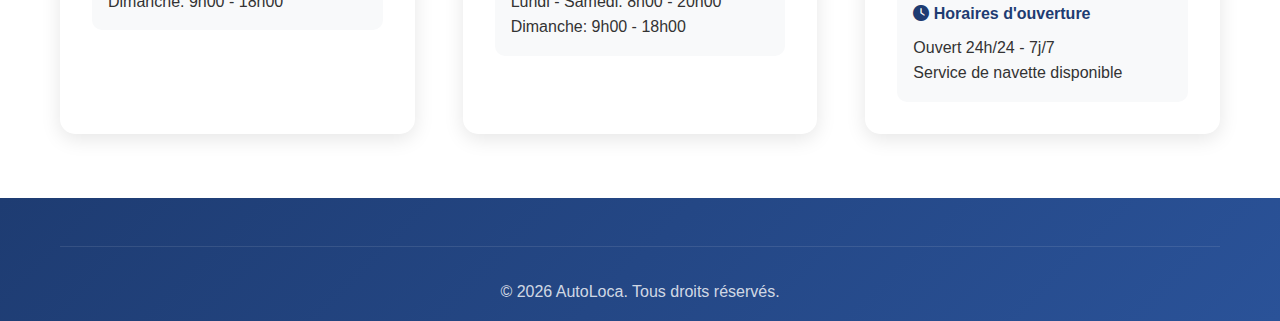
<file: nos-agences.html>
<!DOCTYPE html>
<html lang="fr">
<head>
    <meta charset="UTF-8">
    <meta name="viewport" content="width=device-width, initial-scale=1.0">
    <title>Nos Agences - AutoLoca</title>
    <link rel="stylesheet" href="../style.css">
    <link rel="stylesheet" href="https://cdnjs.cloudflare.com/ajax/libs/font-awesome/6.0.0/css/all.min.css">
    <style>
        .page-header {
            background: linear-gradient(135deg, #1e3c72 0%, #2a5298 100%);
            color: white;
            padding: 8rem 0 4rem;
            text-align: center;
            margin-top: 100px;
        }
        .page-header h1 {
            font-size: 3rem;
            margin-bottom: 1rem;
        }
        .content-section {
            padding: 4rem 0;
        }
        .agencies-grid {
            display: grid;
            grid-template-columns: repeat(auto-fit, minmax(350px, 1fr));
            gap: 3rem;
            margin-top: 3rem;
        }
        .agency-card {
            background: white;
            border-radius: 15px;
            overflow: hidden;
            box-shadow: 0 5px 20px rgba(0,0,0,0.1);
            transition: transform 0.3s ease;
        }
        .agency-card:hover {
            transform: translateY(-10px);
        }
        .agency-header {
            background: linear-gradient(135deg, #1e3c72 0%, #2a5298 100%);
            color: white;
            padding: 2rem;
            text-align: center;
        }
        .agency-header i {
            font-size: 3rem;
            margin-bottom: 1rem;
        }
        .agency-header h3 {
            font-size: 1.8rem;
            margin-bottom: 0.5rem;
        }
        .agency-body {
            padding: 2rem;
        }
        .agency-info {
            margin-bottom: 1.5rem;
        }
        .agency-info i {
            color: #1e3c72;
            margin-right: 1rem;
            width: 20px;
        }
        .agency-info p {
            color: #666;
            margin: 0.5rem 0;
        }
        .agency-hours {
            background: #f8f9fa;
            padding: 1rem;
            border-radius: 10px;
            margin-top: 1rem;
        }
        .agency-hours h4 {
            color: #1e3c72;
            margin-bottom: 0.5rem;
        }
    </style>
</head>
<body>
    <!-- Navigation -->
    <nav class="navbar">
        <div class="container">
            <div class="logo">
                <i class="fas fa-car"></i>
                <span>AutoLoca</span>
            </div>
            <ul class="nav-menu">
                <li><a href="../index.html">Accueil</a></li>
                <li><a href="../index.html#vehicules">Véhicules</a></li>
                <li><a href="../index.html#services">Services</a></li>
                <li><a href="../index.html#tarifs">Tarifs</a></li>
                <li><a href="../index.html#contact">Contact</a></li>
            </ul>
        </div>
    </nav>

    <!-- Page Header -->
    <section class="page-header">
        <div class="container">
            <h1><i class="fas fa-map-marked-alt"></i> Nos Agences</h1>
            <p>Trouvez l'agence AutoLoca la plus proche de vous</p>
        </div>
    </section>

    <!-- Content Section -->
    <section class="content-section">
        <div class="container">
            <div class="agencies-grid">
                <!-- Agence Rabat Centre -->
                <div class="agency-card">
                    <div class="agency-header">
                        <i class="fas fa-building"></i>
                        <h3>Rabat Centre</h3>
                        <p>Agence Principale</p>
                    </div>
                    <div class="agency-body">
                        <div class="agency-info">
                            <p><i class="fas fa-map-marker-alt"></i> Avenue Mohammed V, Rabat 10000</p>
                            <p><i class="fas fa-phone"></i> +212 537 XX XX XX</p>
                            <p><i class="fas fa-envelope"></i> rabat@autoloca.ma</p>
                        </div>
                        <div class="agency-hours">
                            <h4><i class="fas fa-clock"></i> Horaires d'ouverture</h4>
                            <p>Lundi - Samedi: 8h00 - 20h00</p>
                            <p>Dimanche: 9h00 - 18h00</p>
                        </div>
                    </div>
                </div>

                <!-- Agence Casablanca -->
                <div class="agency-card">
                    <div class="agency-header">
                        <i class="fas fa-building"></i>
                        <h3>Casablanca</h3>
                        <p>Centre Ville</p>
                    </div>
                    <div class="agency-body">
                        <div class="agency-info">
                            <p><i class="fas fa-map-marker-alt"></i> Boulevard Zerktouni, Casablanca 20000</p>
                            <p><i class="fas fa-phone"></i> +212 522 XX XX XX</p>
                            <p><i class="fas fa-envelope"></i> casablanca@autoloca.ma</p>
                        </div>
                        <div class="agency-hours">
                            <h4><i class="fas fa-clock"></i> Horaires d'ouverture</h4>
                            <p>Lundi - Samedi: 8h00 - 20h00</p>
                            <p>Dimanche: 9h00 - 18h00</p>
                        </div>
                    </div>
                </div>

                <!-- Agence Marrakech -->
                <div class="agency-card">
                    <div class="agency-header">
                        <i class="fas fa-building"></i>
                        <h3>Marrakech</h3>
                        <p>Guéliz</p>
                    </div>
                    <div class="agency-body">
                        <div class="agency-info">
                            <p><i class="fas fa-map-marker-alt"></i> Avenue Mohammed VI, Marrakech 40000</p>
                            <p><i class="fas fa-phone"></i> +212 524 XX XX XX</p>
                            <p><i class="fas fa-envelope"></i> marrakech@autoloca.ma</p>
                        </div>
                        <div class="agency-hours">
                            <h4><i class="fas fa-clock"></i> Horaires d'ouverture</h4>
                            <p>Lundi - Samedi: 8h00 - 20h00</p>
                            <p>Dimanche: 9h00 - 18h00</p>
                        </div>
                    </div>
                </div>

                <!-- Agence Tanger -->
                <div class="agency-card">
                    <div class="agency-header">
                        <i class="fas fa-building"></i>
                        <h3>Tanger</h3>
                        <p>Centre Ville</p>
                    </div>
                    <div class="agency-body">
                        <div class="agency-info">
                            <p><i class="fas fa-map-marker-alt"></i> Boulevard Pasteur, Tanger 90000</p>
                            <p><i class="fas fa-phone"></i> +212 539 XX XX XX</p>
                            <p><i class="fas fa-envelope"></i> tanger@autoloca.ma</p>
                        </div>
                        <div class="agency-hours">
                            <h4><i class="fas fa-clock"></i> Horaires d'ouverture</h4>
                            <p>Lundi - Samedi: 8h00 - 20h00</p>
                            <p>Dimanche: 9h00 - 18h00</p>
                        </div>
                    </div>
                </div>

                <!-- Agence Agadir -->
                <div class="agency-card">
                    <div class="agency-header">
                        <i class="fas fa-building"></i>
                        <h3>Agadir</h3>
                        <p>Front de Mer</p>
                    </div>
                    <div class="agency-body">
                        <div class="agency-info">
                            <p><i class="fas fa-map-marker-alt"></i> Boulevard du 20 Août, Agadir 80000</p>
                            <p><i class="fas fa-phone"></i> +212 528 XX XX XX</p>
                            <p><i class="fas fa-envelope"></i> agadir@autoloca.ma</p>
                        </div>
                        <div class="agency-hours">
                            <h4><i class="fas fa-clock"></i> Horaires d'ouverture</h4>
                            <p>Lundi - Samedi: 8h00 - 20h00</p>
                            <p>Dimanche: 9h00 - 18h00</p>
                        </div>
                    </div>
                </div>

                <!-- Agence Aéroport -->
                <div class="agency-card">
                    <div class="agency-header">
                        <i class="fas fa-plane"></i>
                        <h3>Aéroport Mohammed V</h3>
                        <p>Service 24/7</p>
                    </div>
                    <div class="agency-body">
                        <div class="agency-info">
                            <p><i class="fas fa-map-marker-alt"></i> Aéroport Mohammed V, Casablanca</p>
                            <p><i class="fas fa-phone"></i> +212 522 XX XX XX</p>
                            <p><i class="fas fa-envelope"></i> aeroport@autoloca.ma</p>
                        </div>
                        <div class="agency-hours">
                            <h4><i class="fas fa-clock"></i> Horaires d'ouverture</h4>
                            <p>Ouvert 24h/24 - 7j/7</p>
                            <p>Service de navette disponible</p>
                        </div>
                    </div>
                </div>
            </div>
        </div>
    </section>

    <!-- Footer -->
    <footer class="footer">
        <div class="container">
            <div class="footer-bottom">
                <p>&copy; 2026 AutoLoca. Tous droits réservés.</p>
            </div>
        </div>
    </footer>

    <script src="../script.js"></script>
</body>
</html>
</file>
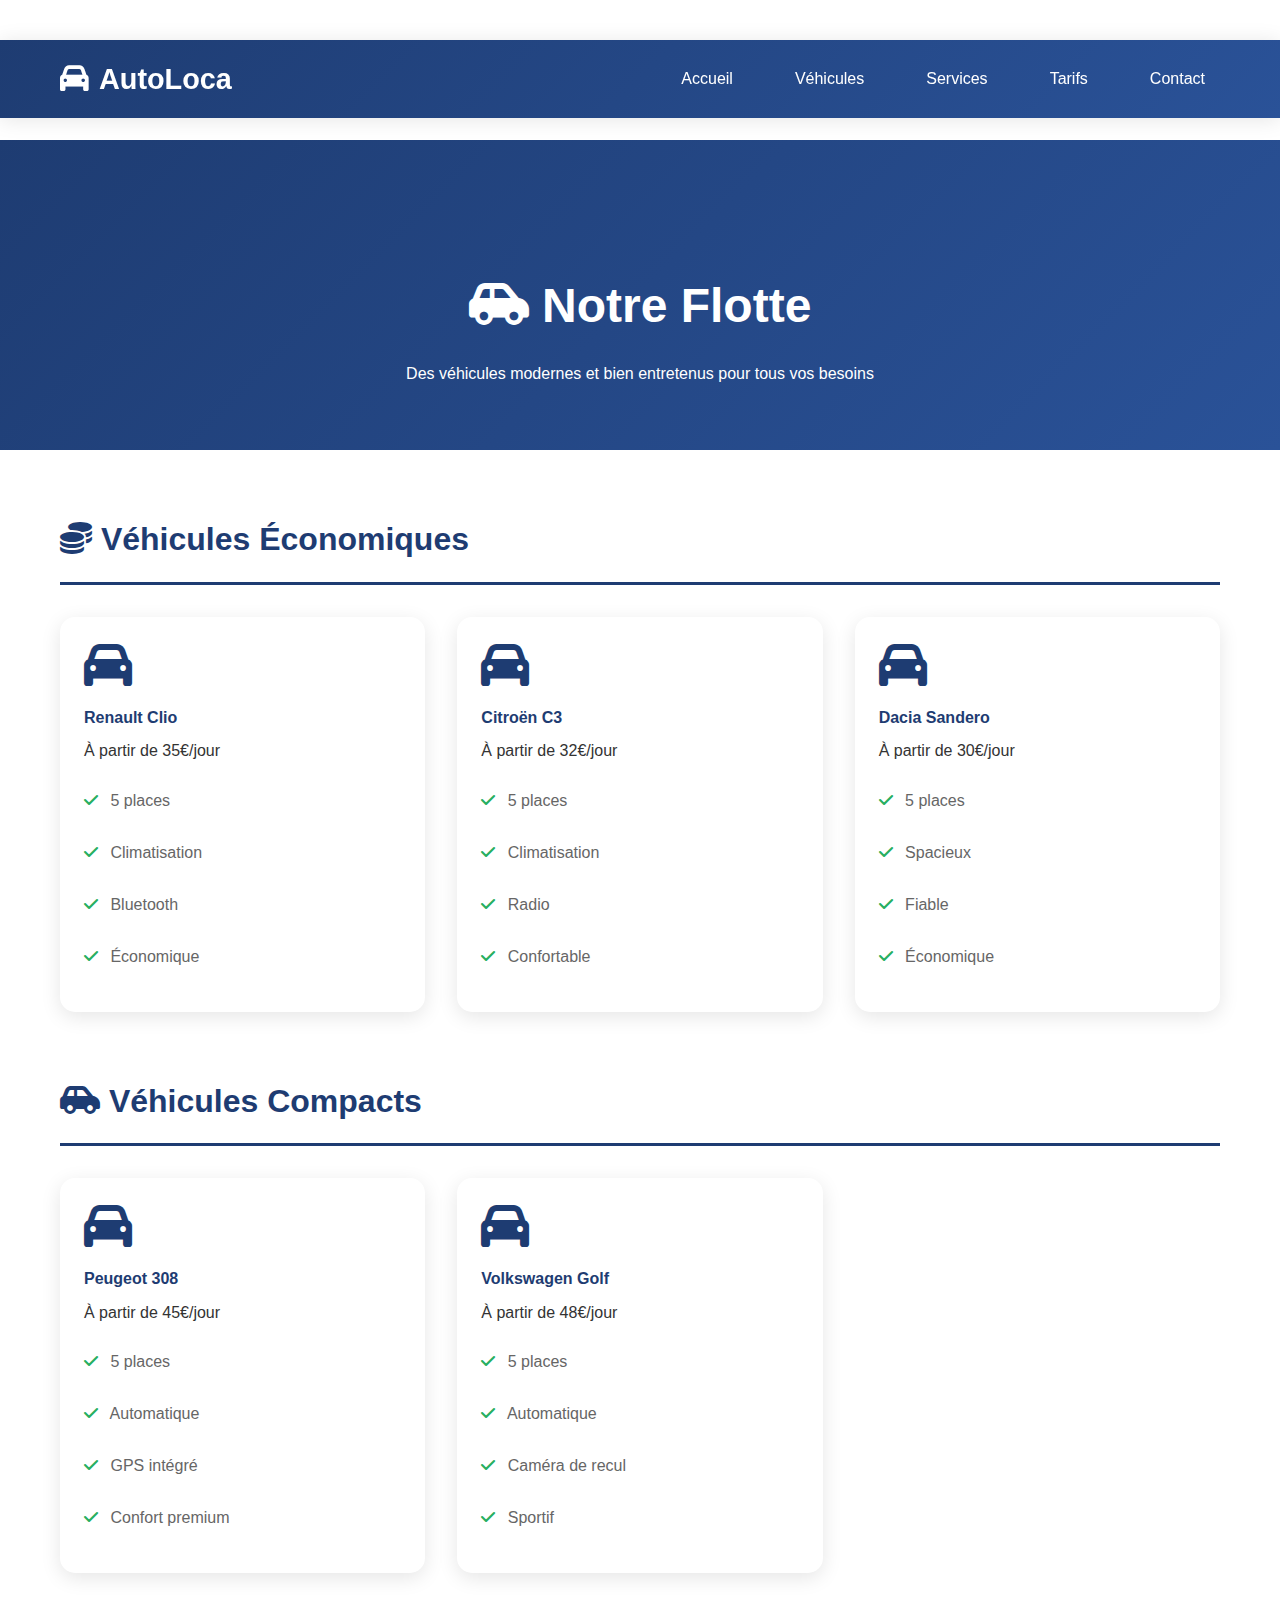
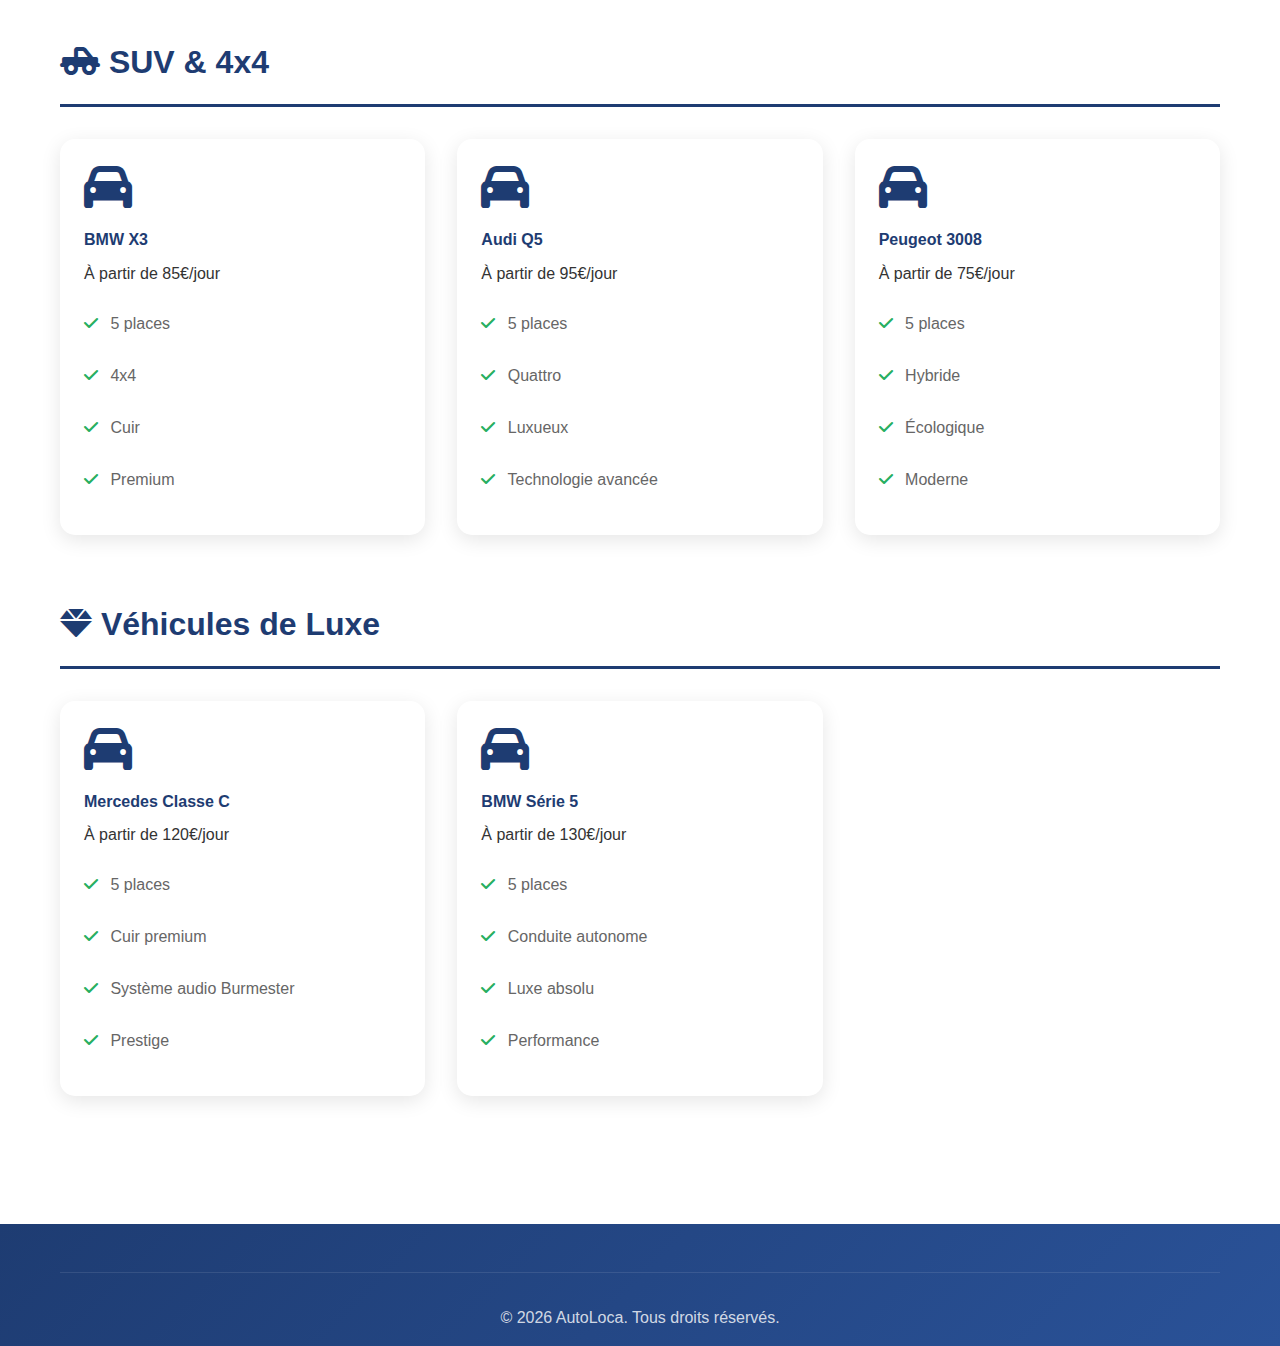
<file: notre-flotte.html>
<!DOCTYPE html>
<html lang="fr">
<head>
    <meta charset="UTF-8">
    <meta name="viewport" content="width=device-width, initial-scale=1.0">
    <title>Notre Flotte - AutoLoca</title>
    <link rel="stylesheet" href="../style.css">
    <link rel="stylesheet" href="https://cdnjs.cloudflare.com/ajax/libs/font-awesome/6.0.0/css/all.min.css">
    <style>
        .page-header {
            background: linear-gradient(135deg, #1e3c72 0%, #2a5298 100%);
            color: white;
            padding: 8rem 0 4rem;
            text-align: center;
            margin-top: 100px;
        }
        .page-header h1 {
            font-size: 3rem;
            margin-bottom: 1rem;
        }
        .content-section {
            padding: 4rem 0;
        }
        .fleet-category {
            margin-bottom: 4rem;
        }
        .fleet-category h3 {
            color: #1e3c72;
            font-size: 2rem;
            margin-bottom: 2rem;
            padding-bottom: 1rem;
            border-bottom: 3px solid #1e3c72;
        }
        .fleet-grid {
            display: grid;
            grid-template-columns: repeat(auto-fill, minmax(280px, 1fr));
            gap: 2rem;
        }
        .fleet-item {
            background: white;
            border-radius: 15px;
            padding: 1.5rem;
            box-shadow: 0 5px 20px rgba(0,0,0,0.1);
            transition: transform 0.3s ease;
        }
        .fleet-item:hover {
            transform: translateY(-10px);
        }
        .fleet-item i {
            font-size: 3rem;
            color: #1e3c72;
            margin-bottom: 1rem;
        }
        .fleet-item h4 {
            color: #1e3c72;
            margin-bottom: 0.5rem;
        }
        .fleet-features {
            list-style: none;
            margin-top: 1rem;
        }
        .fleet-features li {
            padding: 0.5rem 0;
            color: #666;
        }
        .fleet-features li i {
            font-size: 1rem;
            color: #27ae60;
            margin-right: 0.5rem;
        }
    </style>
</head>
<body>
    <!-- Navigation -->
    <nav class="navbar">
        <div class="container">
            <div class="logo">
                <i class="fas fa-car"></i>
                <span>AutoLoca</span>
            </div>
            <ul class="nav-menu">
                <li><a href="../index.html">Accueil</a></li>
                <li><a href="../index.html#vehicules">Véhicules</a></li>
                <li><a href="../index.html#services">Services</a></li>
                <li><a href="../index.html#tarifs">Tarifs</a></li>
                <li><a href="../index.html#contact">Contact</a></li>
            </ul>
        </div>
    </nav>

    <!-- Page Header -->
    <section class="page-header">
        <div class="container">
            <h1><i class="fas fa-car-side"></i> Notre Flotte</h1>
            <p>Des véhicules modernes et bien entretenus pour tous vos besoins</p>
        </div>
    </section>

    <!-- Content Section -->
    <section class="content-section">
        <div class="container">
            <!-- Économique -->
            <div class="fleet-category">
                <h3><i class="fas fa-coins"></i> Véhicules Économiques</h3>
                <div class="fleet-grid">
                    <div class="fleet-item">
                        <i class="fas fa-car"></i>
                        <h4>Renault Clio</h4>
                        <p>À partir de 35€/jour</p>
                        <ul class="fleet-features">
                            <li><i class="fas fa-check"></i> 5 places</li>
                            <li><i class="fas fa-check"></i> Climatisation</li>
                            <li><i class="fas fa-check"></i> Bluetooth</li>
                            <li><i class="fas fa-check"></i> Économique</li>
                        </ul>
                    </div>
                    <div class="fleet-item">
                        <i class="fas fa-car"></i>
                        <h4>Citroën C3</h4>
                        <p>À partir de 32€/jour</p>
                        <ul class="fleet-features">
                            <li><i class="fas fa-check"></i> 5 places</li>
                            <li><i class="fas fa-check"></i> Climatisation</li>
                            <li><i class="fas fa-check"></i> Radio</li>
                            <li><i class="fas fa-check"></i> Confortable</li>
                        </ul>
                    </div>
                    <div class="fleet-item">
                        <i class="fas fa-car"></i>
                        <h4>Dacia Sandero</h4>
                        <p>À partir de 30€/jour</p>
                        <ul class="fleet-features">
                            <li><i class="fas fa-check"></i> 5 places</li>
                            <li><i class="fas fa-check"></i> Spacieux</li>
                            <li><i class="fas fa-check"></i> Fiable</li>
                            <li><i class="fas fa-check"></i> Économique</li>
                        </ul>
                    </div>
                </div>
            </div>

            <!-- Compact -->
            <div class="fleet-category">
                <h3><i class="fas fa-car-side"></i> Véhicules Compacts</h3>
                <div class="fleet-grid">
                    <div class="fleet-item">
                        <i class="fas fa-car"></i>
                        <h4>Peugeot 308</h4>
                        <p>À partir de 45€/jour</p>
                        <ul class="fleet-features">
                            <li><i class="fas fa-check"></i> 5 places</li>
                            <li><i class="fas fa-check"></i> Automatique</li>
                            <li><i class="fas fa-check"></i> GPS intégré</li>
                            <li><i class="fas fa-check"></i> Confort premium</li>
                        </ul>
                    </div>
                    <div class="fleet-item">
                        <i class="fas fa-car"></i>
                        <h4>Volkswagen Golf</h4>
                        <p>À partir de 48€/jour</p>
                        <ul class="fleet-features">
                            <li><i class="fas fa-check"></i> 5 places</li>
                            <li><i class="fas fa-check"></i> Automatique</li>
                            <li><i class="fas fa-check"></i> Caméra de recul</li>
                            <li><i class="fas fa-check"></i> Sportif</li>
                        </ul>
                    </div>
                </div>
            </div>

            <!-- SUV -->
            <div class="fleet-category">
                <h3><i class="fas fa-truck-pickup"></i> SUV & 4x4</h3>
                <div class="fleet-grid">
                    <div class="fleet-item">
                        <i class="fas fa-car"></i>
                        <h4>BMW X3</h4>
                        <p>À partir de 85€/jour</p>
                        <ul class="fleet-features">
                            <li><i class="fas fa-check"></i> 5 places</li>
                            <li><i class="fas fa-check"></i> 4x4</li>
                            <li><i class="fas fa-check"></i> Cuir</li>
                            <li><i class="fas fa-check"></i> Premium</li>
                        </ul>
                    </div>
                    <div class="fleet-item">
                        <i class="fas fa-car"></i>
                        <h4>Audi Q5</h4>
                        <p>À partir de 95€/jour</p>
                        <ul class="fleet-features">
                            <li><i class="fas fa-check"></i> 5 places</li>
                            <li><i class="fas fa-check"></i> Quattro</li>
                            <li><i class="fas fa-check"></i> Luxueux</li>
                            <li><i class="fas fa-check"></i> Technologie avancée</li>
                        </ul>
                    </div>
                    <div class="fleet-item">
                        <i class="fas fa-car"></i>
                        <h4>Peugeot 3008</h4>
                        <p>À partir de 75€/jour</p>
                        <ul class="fleet-features">
                            <li><i class="fas fa-check"></i> 5 places</li>
                            <li><i class="fas fa-check"></i> Hybride</li>
                            <li><i class="fas fa-check"></i> Écologique</li>
                            <li><i class="fas fa-check"></i> Moderne</li>
                        </ul>
                    </div>
                </div>
            </div>

            <!-- Luxe -->
            <div class="fleet-category">
                <h3><i class="fas fa-gem"></i> Véhicules de Luxe</h3>
                <div class="fleet-grid">
                    <div class="fleet-item">
                        <i class="fas fa-car"></i>
                        <h4>Mercedes Classe C</h4>
                        <p>À partir de 120€/jour</p>
                        <ul class="fleet-features">
                            <li><i class="fas fa-check"></i> 5 places</li>
                            <li><i class="fas fa-check"></i> Cuir premium</li>
                            <li><i class="fas fa-check"></i> Système audio Burmester</li>
                            <li><i class="fas fa-check"></i> Prestige</li>
                        </ul>
                    </div>
                    <div class="fleet-item">
                        <i class="fas fa-car"></i>
                        <h4>BMW Série 5</h4>
                        <p>À partir de 130€/jour</p>
                        <ul class="fleet-features">
                            <li><i class="fas fa-check"></i> 5 places</li>
                            <li><i class="fas fa-check"></i> Conduite autonome</li>
                            <li><i class="fas fa-check"></i> Luxe absolu</li>
                            <li><i class="fas fa-check"></i> Performance</li>
                        </ul>
                    </div>
                </div>
            </div>
        </div>
    </section>

    <!-- Footer -->
    <footer class="footer">
        <div class="container">
            <div class="footer-bottom">
                <p>&copy; 2026 AutoLoca. Tous droits réservés.</p>
            </div>
        </div>
    </footer>

    <script src="../script.js"></script>
</body>
</html>
</file>
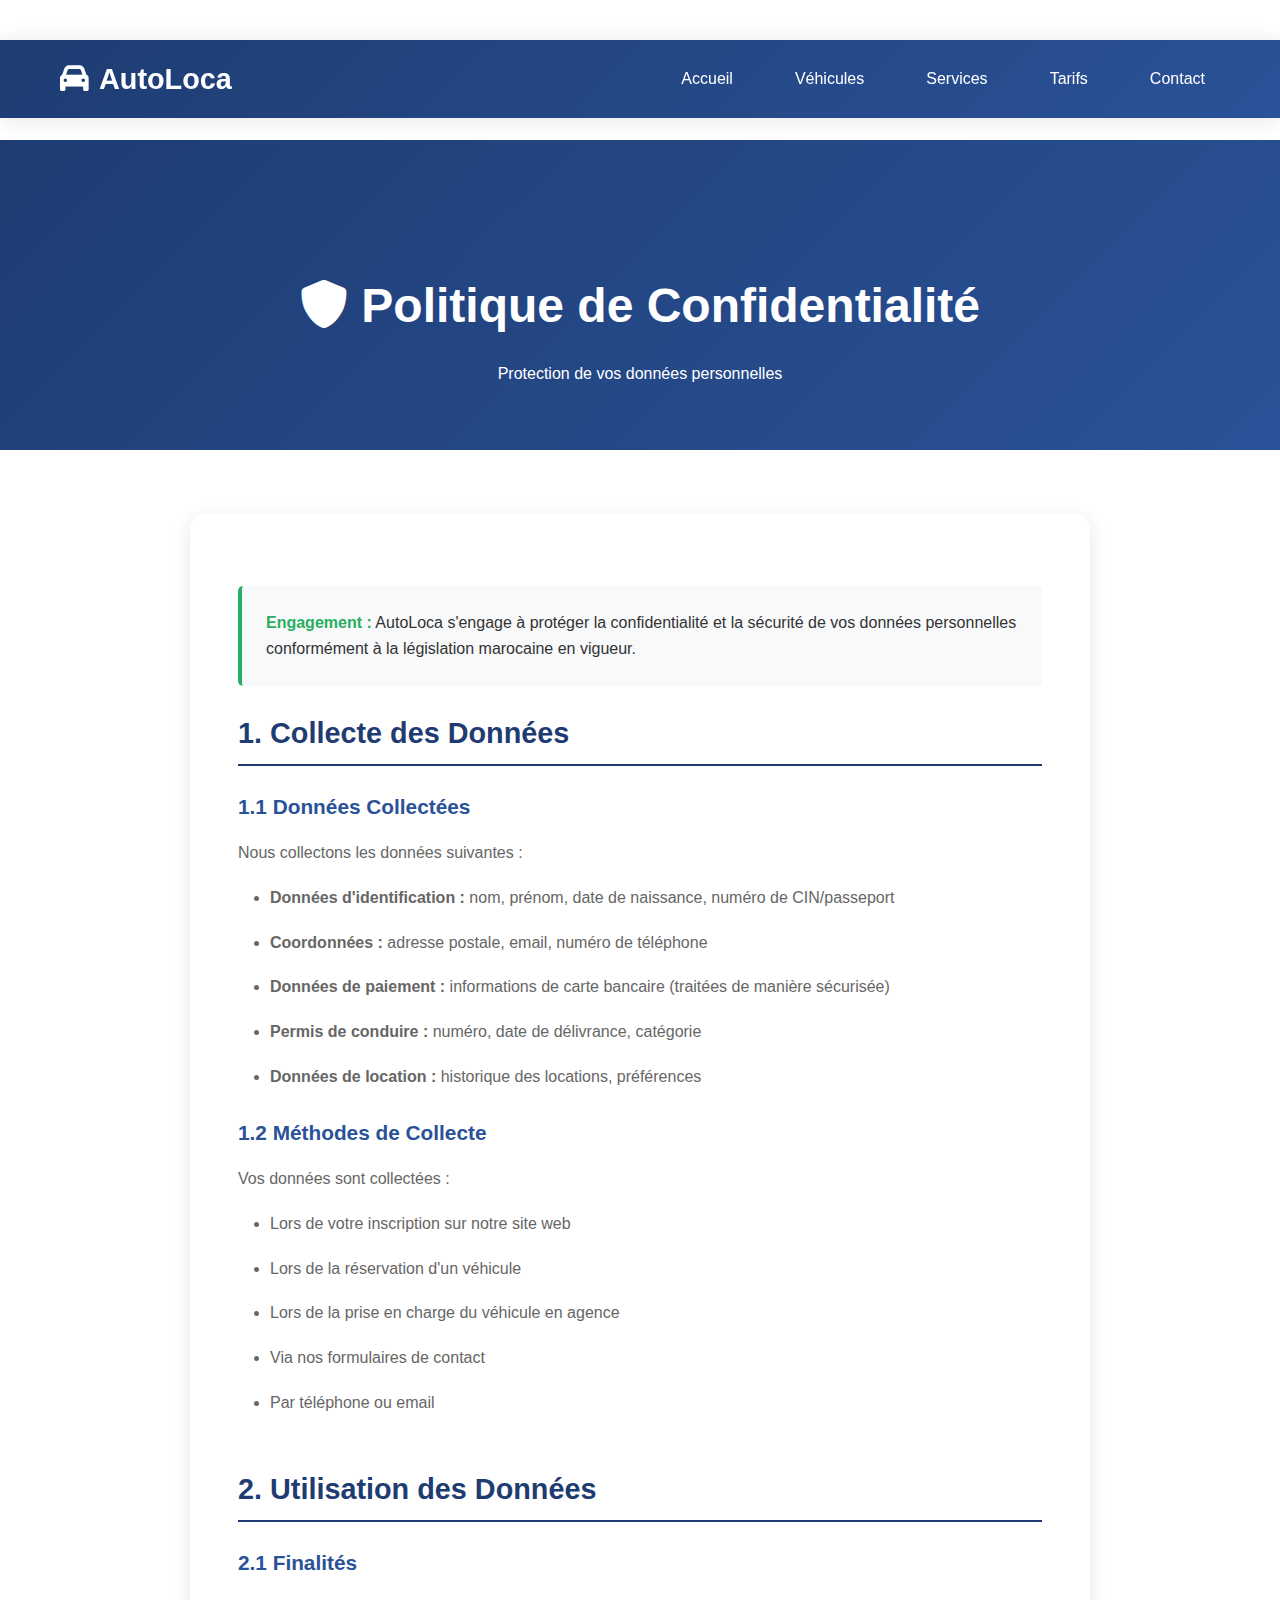
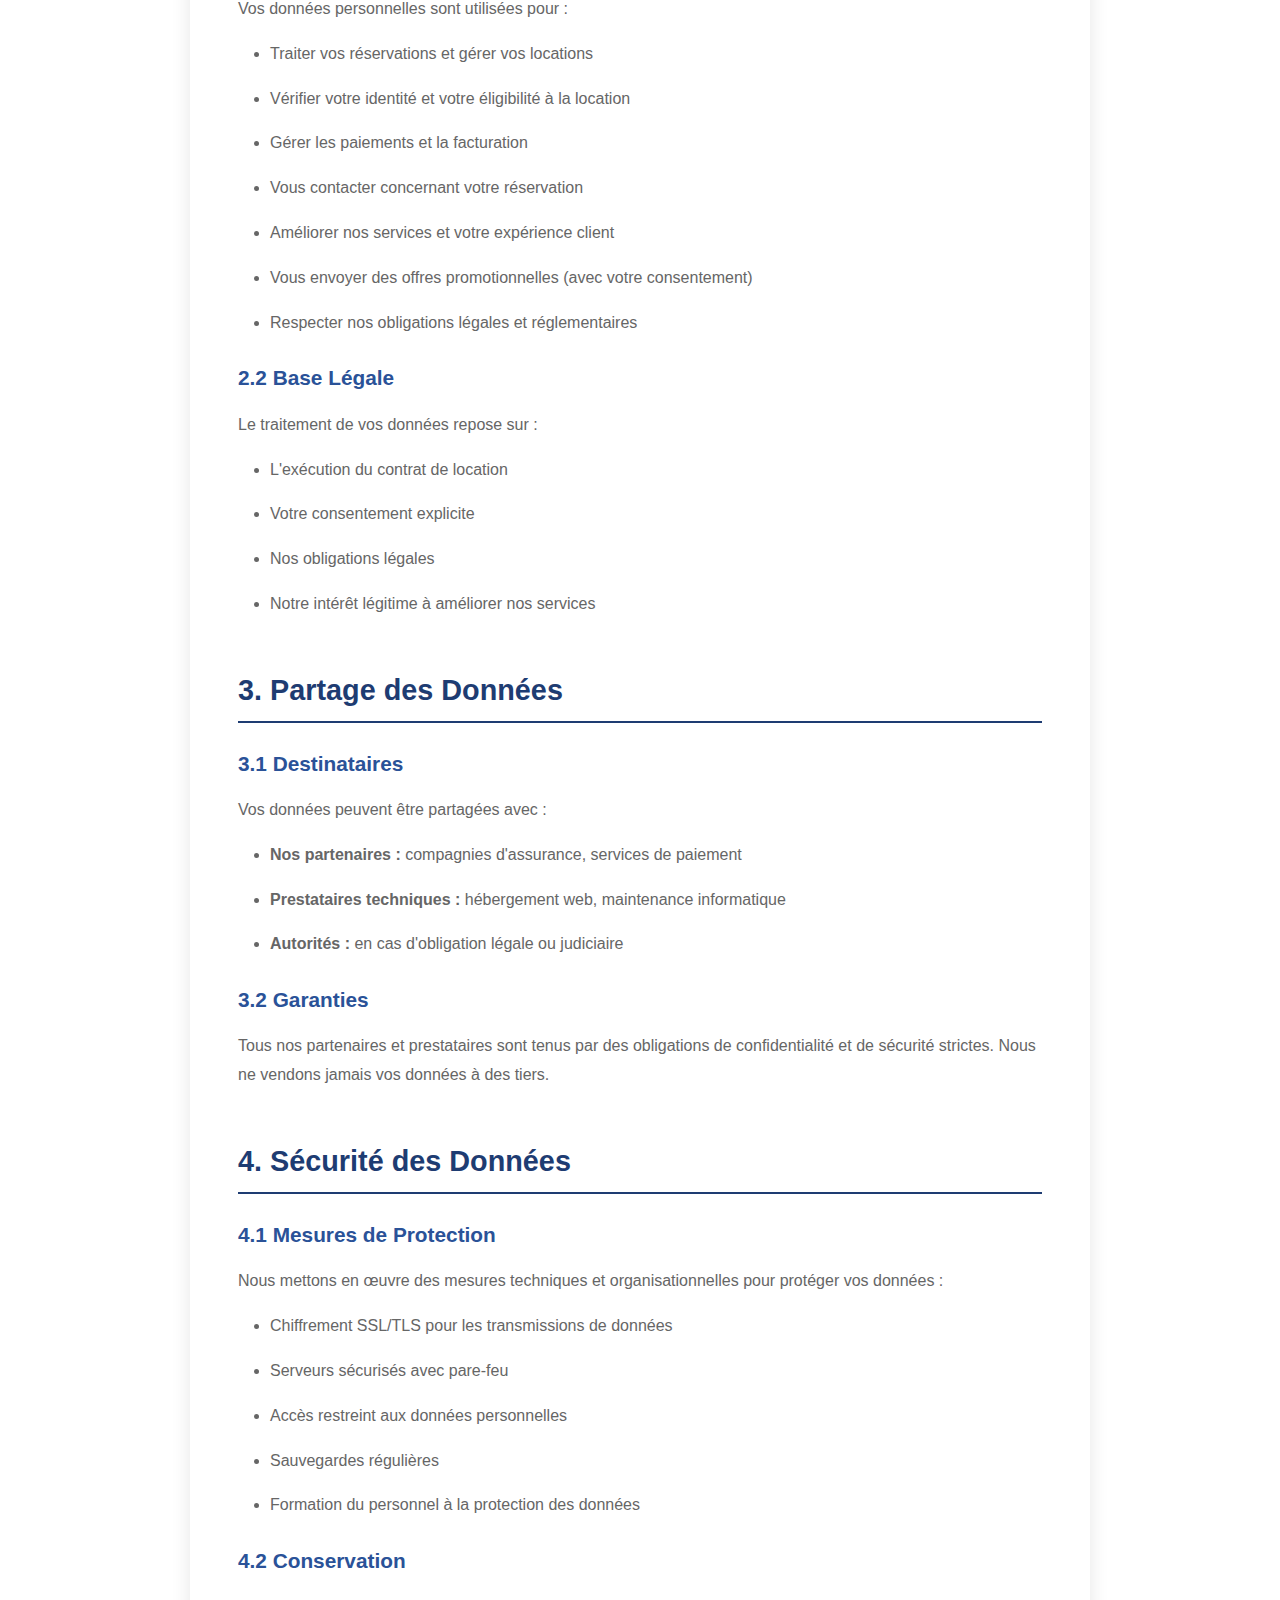
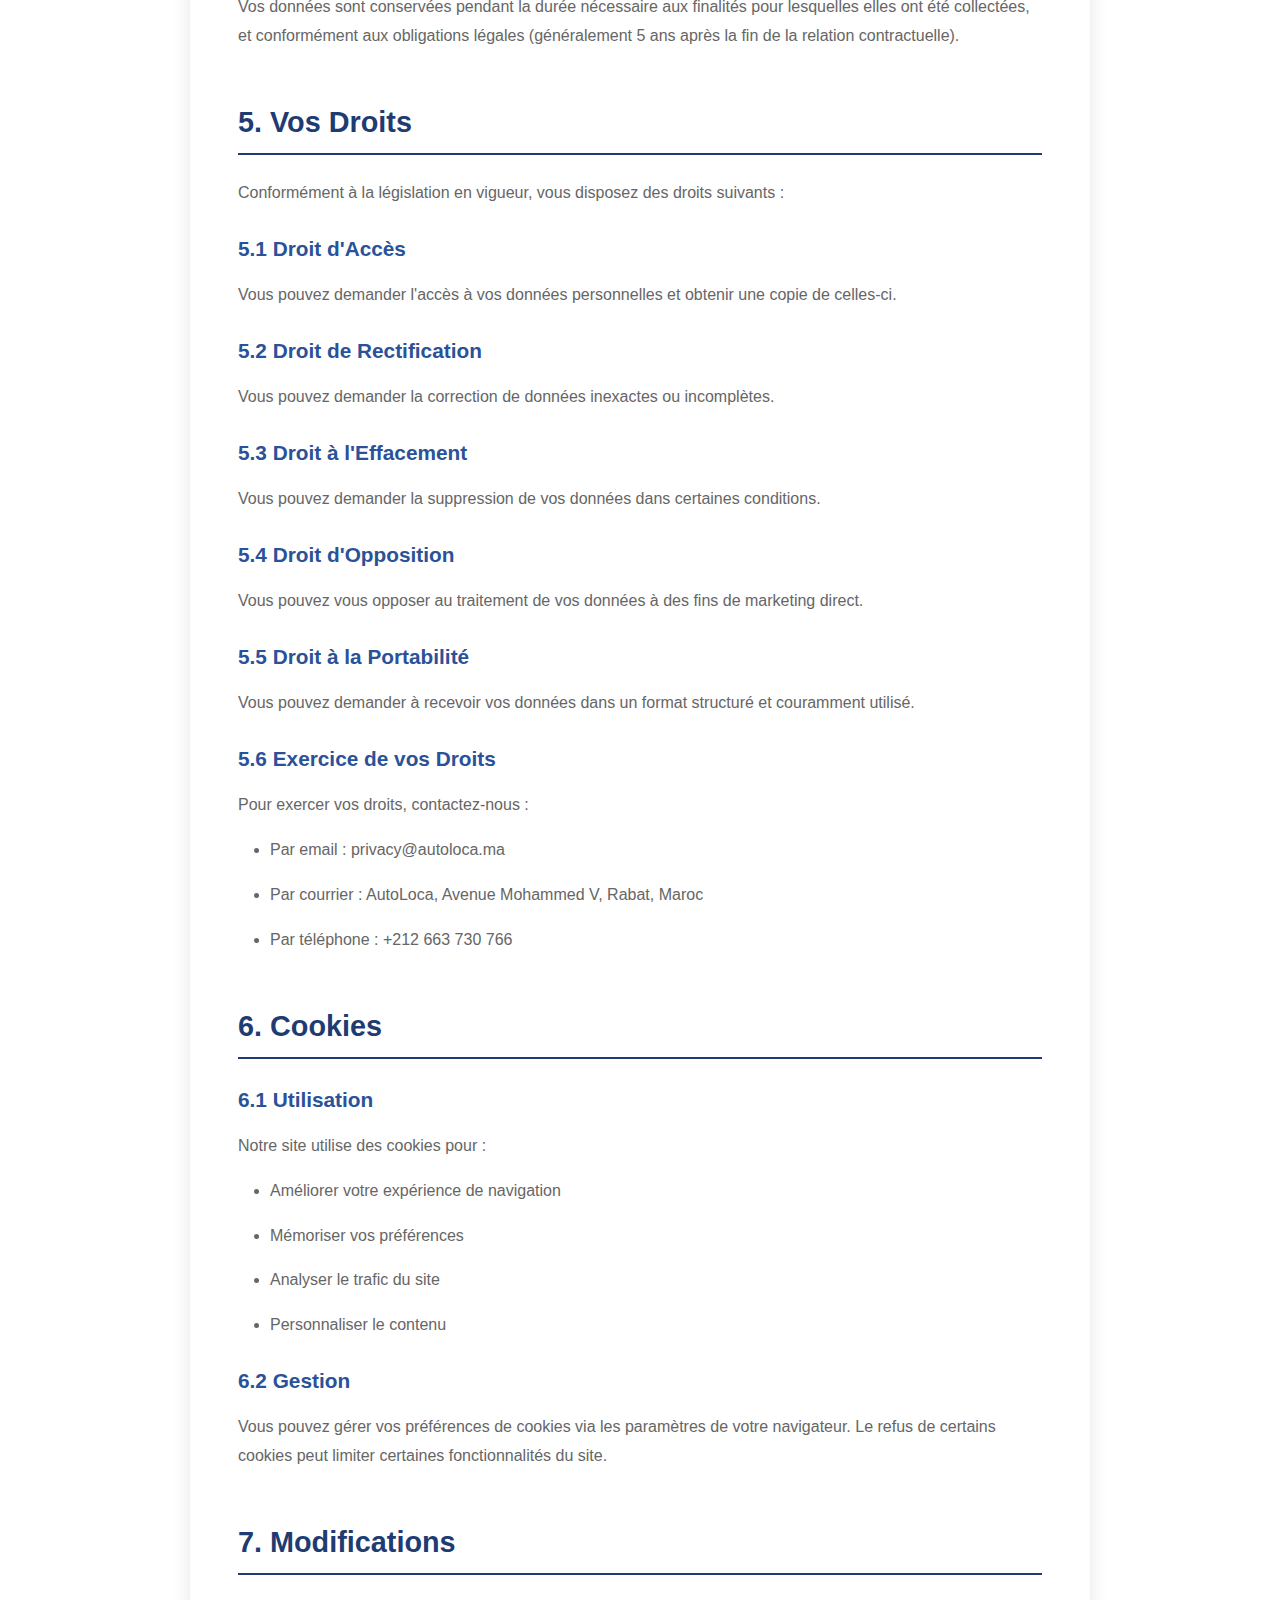
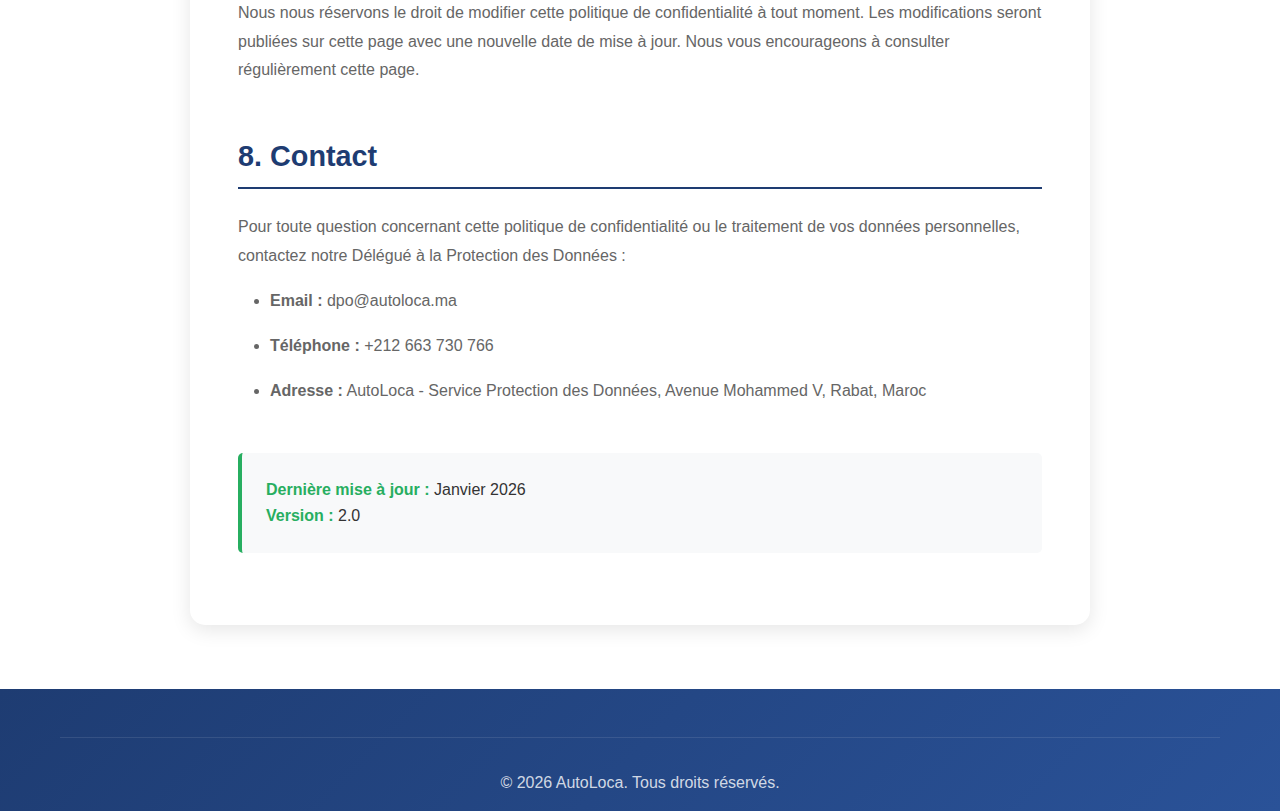
<file: politique-confidentialite.html>
<!DOCTYPE html>
<html lang="fr">
<head>
    <meta charset="UTF-8">
    <meta name="viewport" content="width=device-width, initial-scale=1.0">
    <title>Politique de Confidentialité - AutoLoca</title>
    <link rel="stylesheet" href="../style.css">
    <link rel="stylesheet" href="https://cdnjs.cloudflare.com/ajax/libs/font-awesome/6.0.0/css/all.min.css">
    <style>
        .page-header {
            background: linear-gradient(135deg, #1e3c72 0%, #2a5298 100%);
            color: white;
            padding: 8rem 0 4rem;
            text-align: center;
            margin-top: 100px;
        }
        .page-header h1 {
            font-size: 3rem;
            margin-bottom: 1rem;
        }
        .content-section {
            padding: 4rem 0;
            background: white;
        }
        .privacy-container {
            max-width: 900px;
            margin: 0 auto;
            background: white;
            padding: 3rem;
            border-radius: 15px;
            box-shadow: 0 5px 20px rgba(0,0,0,0.1);
        }
        .privacy-section {
            margin-bottom: 3rem;
        }
        .privacy-section h2 {
            color: #1e3c72;
            font-size: 1.8rem;
            margin-bottom: 1.5rem;
            padding-bottom: 0.5rem;
            border-bottom: 2px solid #1e3c72;
        }
        .privacy-section h3 {
            color: #2a5298;
            font-size: 1.3rem;
            margin: 1.5rem 0 1rem;
        }
        .privacy-section p, .privacy-section li {
            color: #666;
            line-height: 1.8;
            margin-bottom: 1rem;
        }
        .privacy-section ul {
            margin-left: 2rem;
        }
        .highlight-box {
            background: #f8f9fa;
            border-left: 4px solid #27ae60;
            padding: 1.5rem;
            margin: 1.5rem 0;
            border-radius: 5px;
        }
        .highlight-box strong {
            color: #27ae60;
        }
    </style>
</head>
<body>
    <!-- Navigation -->
    <nav class="navbar">
        <div class="container">
            <div class="logo">
                <i class="fas fa-car"></i>
                <span>AutoLoca</span>
            </div>
            <ul class="nav-menu">
                <li><a href="../index.html">Accueil</a></li>
                <li><a href="../index.html#vehicules">Véhicules</a></li>
                <li><a href="../index.html#services">Services</a></li>
                <li><a href="../index.html#tarifs">Tarifs</a></li>
                <li><a href="../index.html#contact">Contact</a></li>
            </ul>
        </div>
    </nav>

    <!-- Page Header -->
    <section class="page-header">
        <div class="container">
            <h1><i class="fas fa-shield-alt"></i> Politique de Confidentialité</h1>
            <p>Protection de vos données personnelles</p>
        </div>
    </section>

    <!-- Content Section -->
    <section class="content-section">
        <div class="container">
            <div class="privacy-container">
                <div class="highlight-box">
                    <strong>Engagement :</strong> AutoLoca s'engage à protéger la confidentialité et la sécurité de vos données personnelles conformément à la législation marocaine en vigueur.
                </div>

                <div class="privacy-section">
                    <h2>1. Collecte des Données</h2>
                    
                    <h3>1.1 Données Collectées</h3>
                    <p>Nous collectons les données suivantes :</p>
                    <ul>
                        <li><strong>Données d'identification :</strong> nom, prénom, date de naissance, numéro de CIN/passeport</li>
                        <li><strong>Coordonnées :</strong> adresse postale, email, numéro de téléphone</li>
                        <li><strong>Données de paiement :</strong> informations de carte bancaire (traitées de manière sécurisée)</li>
                        <li><strong>Permis de conduire :</strong> numéro, date de délivrance, catégorie</li>
                        <li><strong>Données de location :</strong> historique des locations, préférences</li>
                    </ul>

                    <h3>1.2 Méthodes de Collecte</h3>
                    <p>Vos données sont collectées :</p>
                    <ul>
                        <li>Lors de votre inscription sur notre site web</li>
                        <li>Lors de la réservation d'un véhicule</li>
                        <li>Lors de la prise en charge du véhicule en agence</li>
                        <li>Via nos formulaires de contact</li>
                        <li>Par téléphone ou email</li>
                    </ul>
                </div>

                <div class="privacy-section">
                    <h2>2. Utilisation des Données</h2>
                    
                    <h3>2.1 Finalités</h3>
                    <p>Vos données personnelles sont utilisées pour :</p>
                    <ul>
                        <li>Traiter vos réservations et gérer vos locations</li>
                        <li>Vérifier votre identité et votre éligibilité à la location</li>
                        <li>Gérer les paiements et la facturation</li>
                        <li>Vous contacter concernant votre réservation</li>
                        <li>Améliorer nos services et votre expérience client</li>
                        <li>Vous envoyer des offres promotionnelles (avec votre consentement)</li>
                        <li>Respecter nos obligations légales et réglementaires</li>
                    </ul>

                    <h3>2.2 Base Légale</h3>
                    <p>Le traitement de vos données repose sur :</p>
                    <ul>
                        <li>L'exécution du contrat de location</li>
                        <li>Votre consentement explicite</li>
                        <li>Nos obligations légales</li>
                        <li>Notre intérêt légitime à améliorer nos services</li>
                    </ul>
                </div>

                <div class="privacy-section">
                    <h2>3. Partage des Données</h2>
                    
                    <h3>3.1 Destinataires</h3>
                    <p>Vos données peuvent être partagées avec :</p>
                    <ul>
                        <li><strong>Nos partenaires :</strong> compagnies d'assurance, services de paiement</li>
                        <li><strong>Prestataires techniques :</strong> hébergement web, maintenance informatique</li>
                        <li><strong>Autorités :</strong> en cas d'obligation légale ou judiciaire</li>
                    </ul>

                    <h3>3.2 Garanties</h3>
                    <p>Tous nos partenaires et prestataires sont tenus par des obligations de confidentialité et de sécurité strictes. Nous ne vendons jamais vos données à des tiers.</p>
                </div>

                <div class="privacy-section">
                    <h2>4. Sécurité des Données</h2>
                    
                    <h3>4.1 Mesures de Protection</h3>
                    <p>Nous mettons en œuvre des mesures techniques et organisationnelles pour protéger vos données :</p>
                    <ul>
                        <li>Chiffrement SSL/TLS pour les transmissions de données</li>
                        <li>Serveurs sécurisés avec pare-feu</li>
                        <li>Accès restreint aux données personnelles</li>
                        <li>Sauvegardes régulières</li>
                        <li>Formation du personnel à la protection des données</li>
                    </ul>

                    <h3>4.2 Conservation</h3>
                    <p>Vos données sont conservées pendant la durée nécessaire aux finalités pour lesquelles elles ont été collectées, et conformément aux obligations légales (généralement 5 ans après la fin de la relation contractuelle).</p>
                </div>

                <div class="privacy-section">
                    <h2>5. Vos Droits</h2>
                    
                    <p>Conformément à la législation en vigueur, vous disposez des droits suivants :</p>
                    
                    <h3>5.1 Droit d'Accès</h3>
                    <p>Vous pouvez demander l'accès à vos données personnelles et obtenir une copie de celles-ci.</p>

                    <h3>5.2 Droit de Rectification</h3>
                    <p>Vous pouvez demander la correction de données inexactes ou incomplètes.</p>

                    <h3>5.3 Droit à l'Effacement</h3>
                    <p>Vous pouvez demander la suppression de vos données dans certaines conditions.</p>

                    <h3>5.4 Droit d'Opposition</h3>
                    <p>Vous pouvez vous opposer au traitement de vos données à des fins de marketing direct.</p>

                    <h3>5.5 Droit à la Portabilité</h3>
                    <p>Vous pouvez demander à recevoir vos données dans un format structuré et couramment utilisé.</p>

                    <h3>5.6 Exercice de vos Droits</h3>
                    <p>Pour exercer vos droits, contactez-nous :</p>
                    <ul>
                        <li>Par email : privacy@autoloca.ma</li>
                        <li>Par courrier : AutoLoca, Avenue Mohammed V, Rabat, Maroc</li>
                        <li>Par téléphone : +212 663 730 766</li>
                    </ul>
                </div>

                <div class="privacy-section">
                    <h2>6. Cookies</h2>
                    
                    <h3>6.1 Utilisation</h3>
                    <p>Notre site utilise des cookies pour :</p>
                    <ul>
                        <li>Améliorer votre expérience de navigation</li>
                        <li>Mémoriser vos préférences</li>
                        <li>Analyser le trafic du site</li>
                        <li>Personnaliser le contenu</li>
                    </ul>

                    <h3>6.2 Gestion</h3>
                    <p>Vous pouvez gérer vos préférences de cookies via les paramètres de votre navigateur. Le refus de certains cookies peut limiter certaines fonctionnalités du site.</p>
                </div>

                <div class="privacy-section">
                    <h2>7. Modifications</h2>
                    <p>Nous nous réservons le droit de modifier cette politique de confidentialité à tout moment. Les modifications seront publiées sur cette page avec une nouvelle date de mise à jour. Nous vous encourageons à consulter régulièrement cette page.</p>
                </div>

                <div class="privacy-section">
                    <h2>8. Contact</h2>
                    <p>Pour toute question concernant cette politique de confidentialité ou le traitement de vos données personnelles, contactez notre Délégué à la Protection des Données :</p>
                    <ul>
                        <li><strong>Email :</strong> dpo@autoloca.ma</li>
                        <li><strong>Téléphone :</strong> +212 663 730 766</li>
                        <li><strong>Adresse :</strong> AutoLoca - Service Protection des Données, Avenue Mohammed V, Rabat, Maroc</li>
                    </ul>
                </div>

                <div class="highlight-box">
                    <strong>Dernière mise à jour :</strong> Janvier 2026<br>
                    <strong>Version :</strong> 2.0
                </div>
            </div>
        </div>
    </section>

    <!-- Footer -->
    <footer class="footer">
        <div class="container">
            <div class="footer-bottom">
                <p>&copy; 2026 AutoLoca. Tous droits réservés.</p>
            </div>
        </div>
    </footer>

    <script src="../script.js"></script>
</body>
</html>
</file>
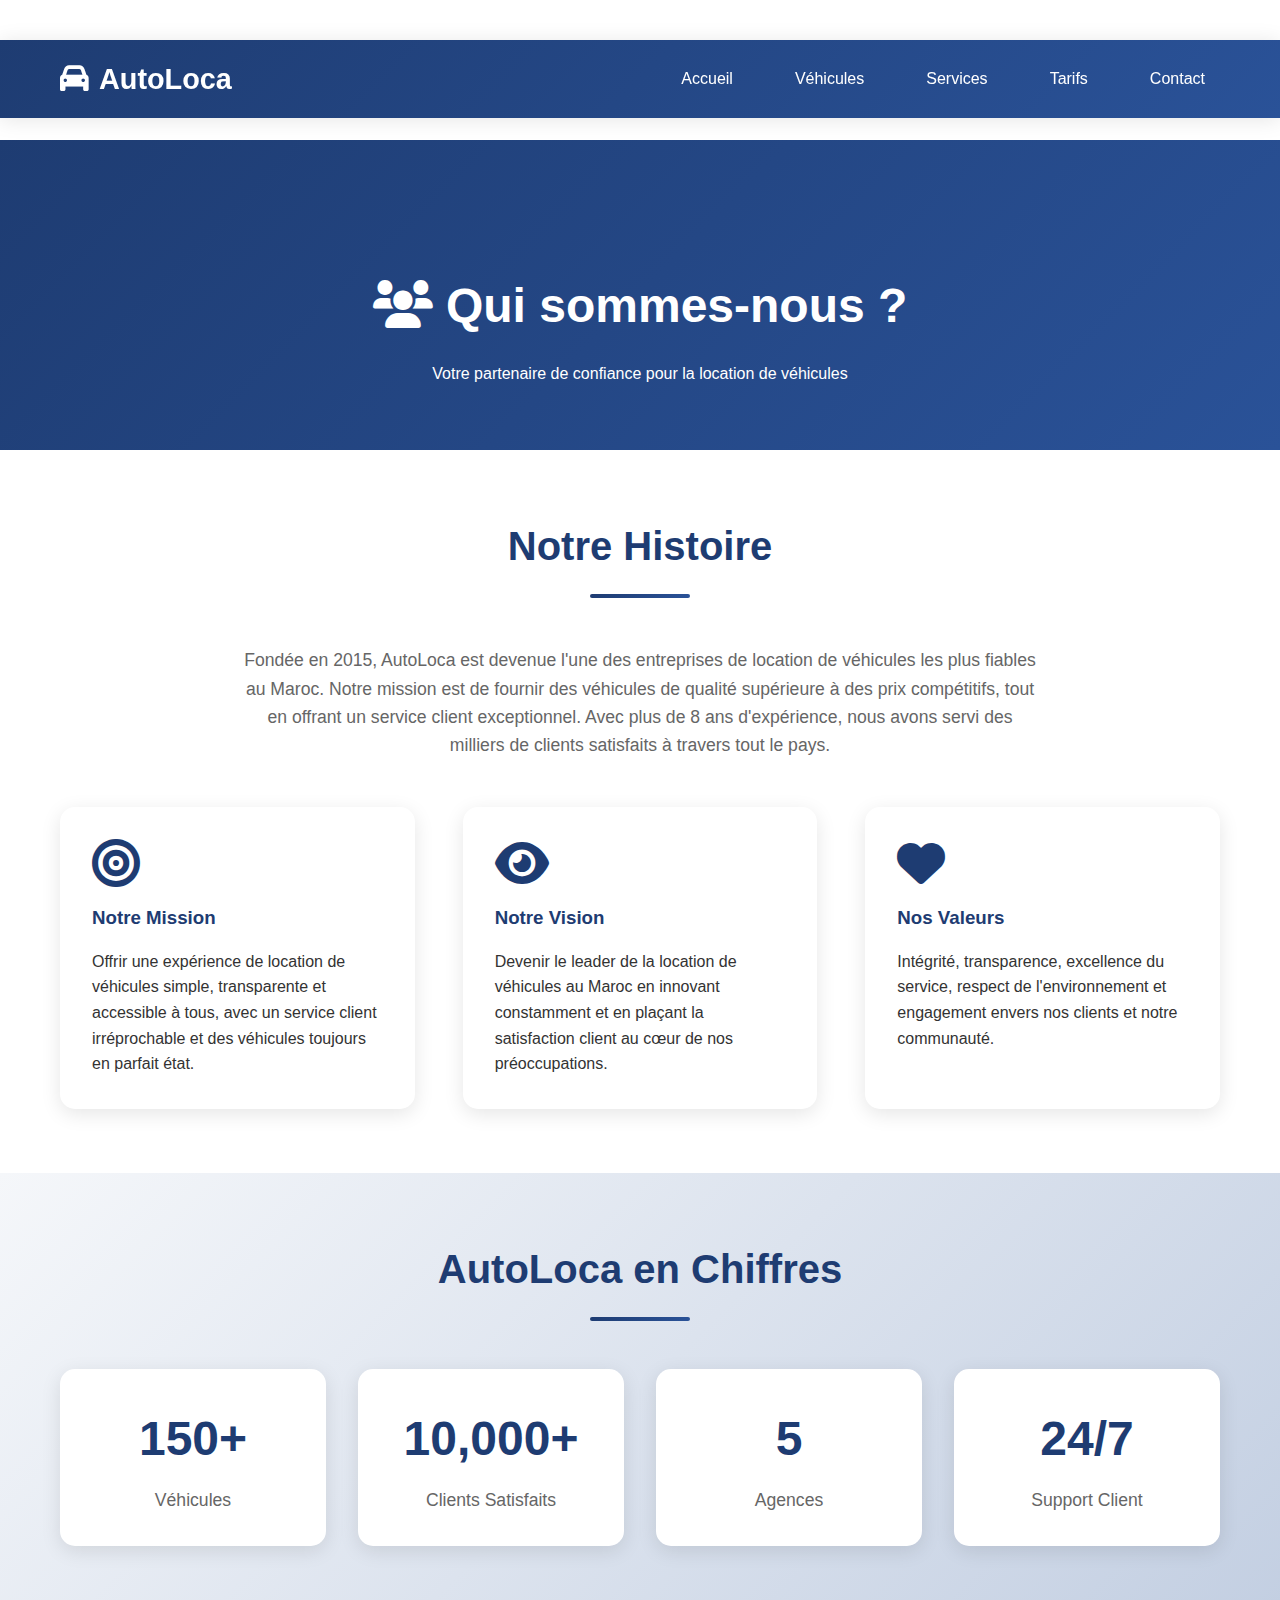
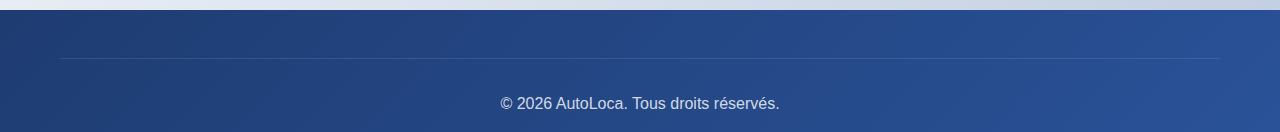
<file: qui-sommes-nous.html>
<!DOCTYPE html>
<html lang="fr">
<head>
    <meta charset="UTF-8">
    <meta name="viewport" content="width=device-width, initial-scale=1.0">
    <title>Qui sommes-nous - AutoLoca</title>
    <link rel="stylesheet" href="../style.css">
    <link rel="stylesheet" href="https://cdnjs.cloudflare.com/ajax/libs/font-awesome/6.0.0/css/all.min.css">
    <style>
        .page-header {
            background: linear-gradient(135deg, #1e3c72 0%, #2a5298 100%);
            color: white;
            padding: 8rem 0 4rem;
            text-align: center;
            margin-top: 100px;
        }
        .page-header h1 {
            font-size: 3rem;
            margin-bottom: 1rem;
        }
        .content-section {
            padding: 4rem 0;
        }
        .about-grid {
            display: grid;
            grid-template-columns: repeat(auto-fit, minmax(300px, 1fr));
            gap: 3rem;
            margin-top: 3rem;
        }
        .about-card {
            background: white;
            padding: 2rem;
            border-radius: 15px;
            box-shadow: 0 5px 20px rgba(0,0,0,0.1);
            transition: transform 0.3s ease;
        }
        .about-card:hover {
            transform: translateY(-10px);
        }
        .about-card i {
            font-size: 3rem;
            color: #1e3c72;
            margin-bottom: 1rem;
        }
        .about-card h3 {
            color: #1e3c72;
            margin-bottom: 1rem;
        }
        .stats-section {
            background: linear-gradient(135deg, #f5f7fa 0%, #c3cfe2 100%);
            padding: 4rem 0;
        }
        .stats-grid {
            display: grid;
            grid-template-columns: repeat(auto-fit, minmax(200px, 1fr));
            gap: 2rem;
            text-align: center;
        }
        .stat-card {
            background: white;
            padding: 2rem;
            border-radius: 15px;
            box-shadow: 0 5px 20px rgba(0,0,0,0.1);
        }
        .stat-number {
            font-size: 3rem;
            font-weight: bold;
            color: #1e3c72;
            margin-bottom: 0.5rem;
        }
        .stat-label {
            color: #666;
            font-size: 1.1rem;
        }
    </style>
</head>
<body>
    <!-- Navigation -->
    <nav class="navbar">
        <div class="container">
            <div class="logo">
                <i class="fas fa-car"></i>
                <span>AutoLoca</span>
            </div>
            <ul class="nav-menu">
                <li><a href="../index.html">Accueil</a></li>
                <li><a href="../index.html#vehicules">Véhicules</a></li>
                <li><a href="../index.html#services">Services</a></li>
                <li><a href="../index.html#tarifs">Tarifs</a></li>
                <li><a href="../index.html#contact">Contact</a></li>
            </ul>
        </div>
    </nav>

    <!-- Page Header -->
    <section class="page-header">
        <div class="container">
            <h1><i class="fas fa-users"></i> Qui sommes-nous ?</h1>
            <p>Votre partenaire de confiance pour la location de véhicules</p>
        </div>
    </section>

    <!-- Content Section -->
    <section class="content-section">
        <div class="container">
            <h2 class="section-title">Notre Histoire</h2>
            <p style="text-align: center; max-width: 800px; margin: 0 auto 3rem; font-size: 1.1rem; color: #666;">
                Fondée en 2015, AutoLoca est devenue l'une des entreprises de location de véhicules les plus fiables au Maroc. 
                Notre mission est de fournir des véhicules de qualité supérieure à des prix compétitifs, tout en offrant 
                un service client exceptionnel. Avec plus de 8 ans d'expérience, nous avons servi des milliers de clients 
                satisfaits à travers tout le pays.
            </p>

            <div class="about-grid">
                <div class="about-card">
                    <i class="fas fa-bullseye"></i>
                    <h3>Notre Mission</h3>
                    <p>Offrir une expérience de location de véhicules simple, transparente et accessible à tous, 
                    avec un service client irréprochable et des véhicules toujours en parfait état.</p>
                </div>

                <div class="about-card">
                    <i class="fas fa-eye"></i>
                    <h3>Notre Vision</h3>
                    <p>Devenir le leader de la location de véhicules au Maroc en innovant constamment et en 
                    plaçant la satisfaction client au cœur de nos préoccupations.</p>
                </div>

                <div class="about-card">
                    <i class="fas fa-heart"></i>
                    <h3>Nos Valeurs</h3>
                    <p>Intégrité, transparence, excellence du service, respect de l'environnement et engagement 
                    envers nos clients et notre communauté.</p>
                </div>
            </div>
        </div>
    </section>

    <!-- Stats Section -->
    <section class="stats-section">
        <div class="container">
            <h2 class="section-title">AutoLoca en Chiffres</h2>
            <div class="stats-grid">
                <div class="stat-card">
                    <div class="stat-number">150+</div>
                    <div class="stat-label">Véhicules</div>
                </div>
                <div class="stat-card">
                    <div class="stat-number">10,000+</div>
                    <div class="stat-label">Clients Satisfaits</div>
                </div>
                <div class="stat-card">
                    <div class="stat-number">5</div>
                    <div class="stat-label">Agences</div>
                </div>
                <div class="stat-card">
                    <div class="stat-number">24/7</div>
                    <div class="stat-label">Support Client</div>
                </div>
            </div>
        </div>
    </section>

    <!-- Footer -->
    <footer class="footer">
        <div class="container">
            <div class="footer-bottom">
                <p>&copy; 2026 AutoLoca. Tous droits réservés.</p>
            </div>
        </div>
    </footer>

    <script src="../script.js"></script>
</body>
</html>
</file>
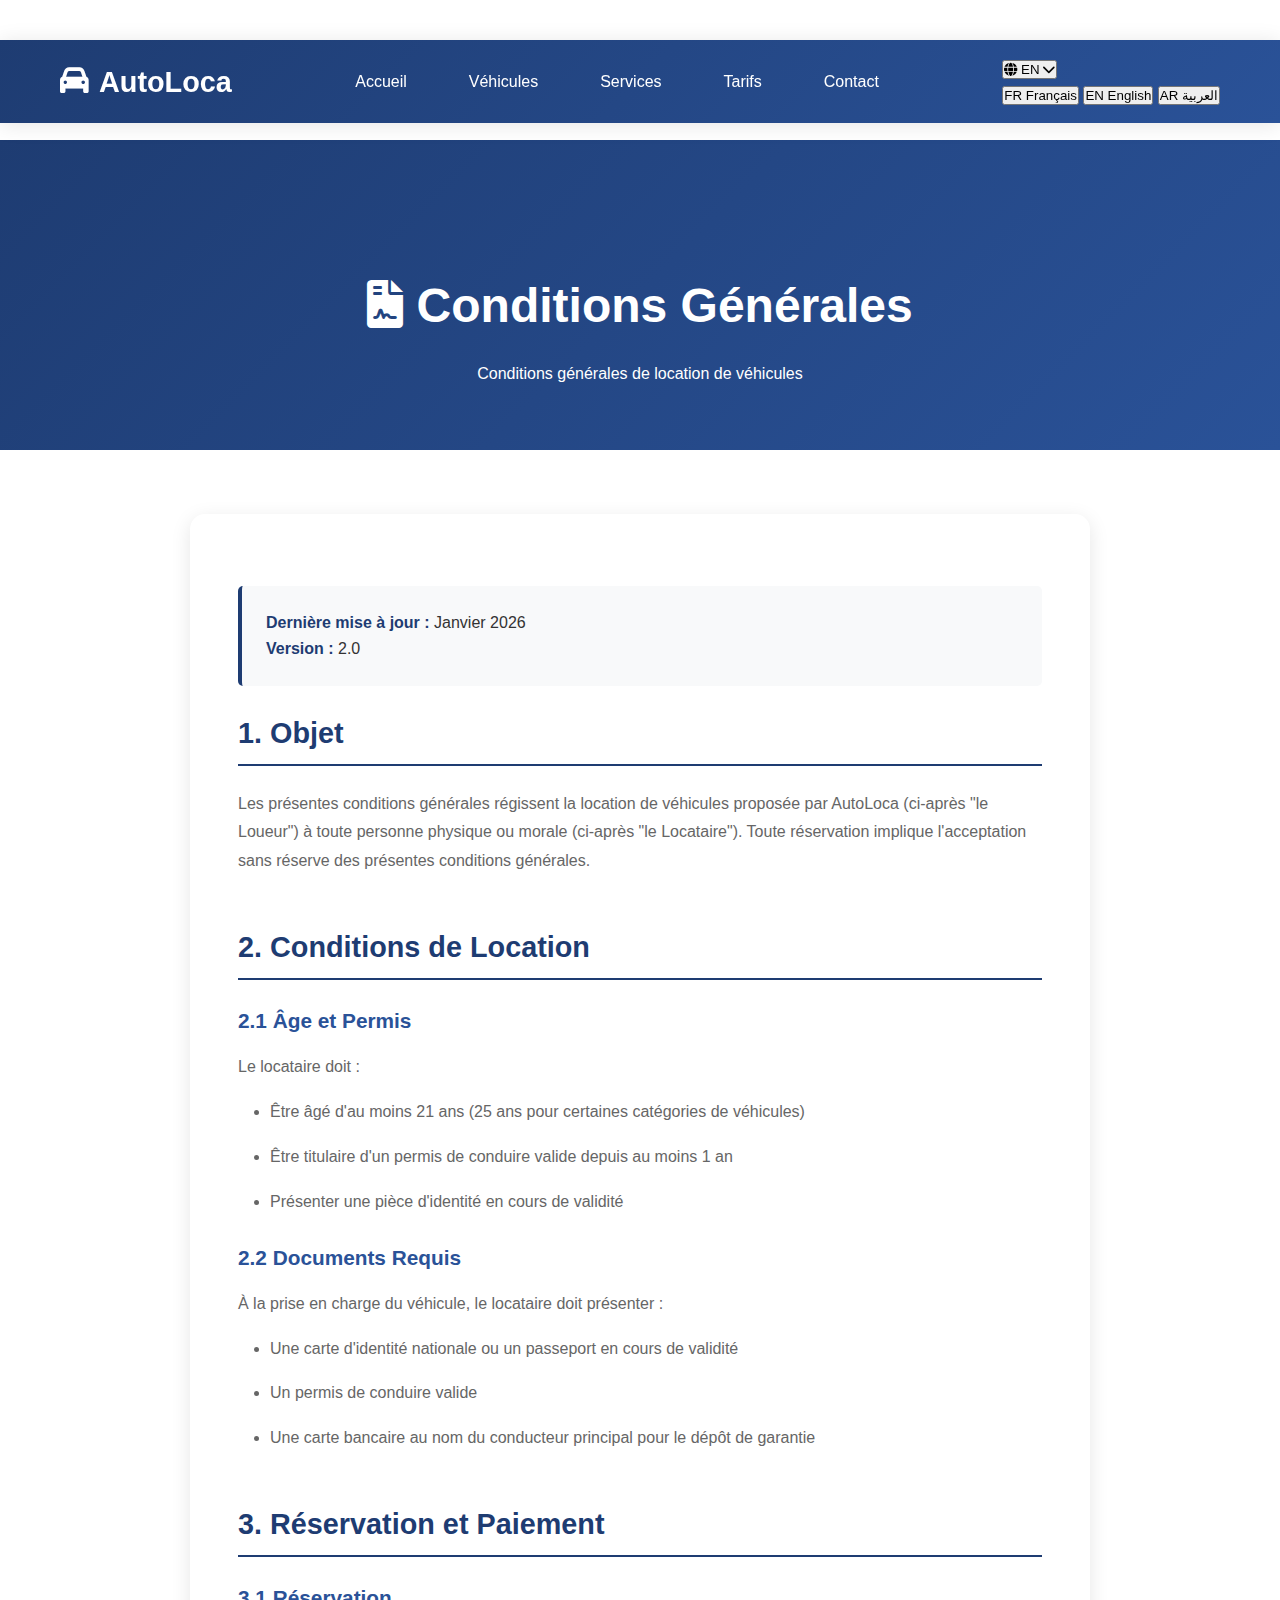
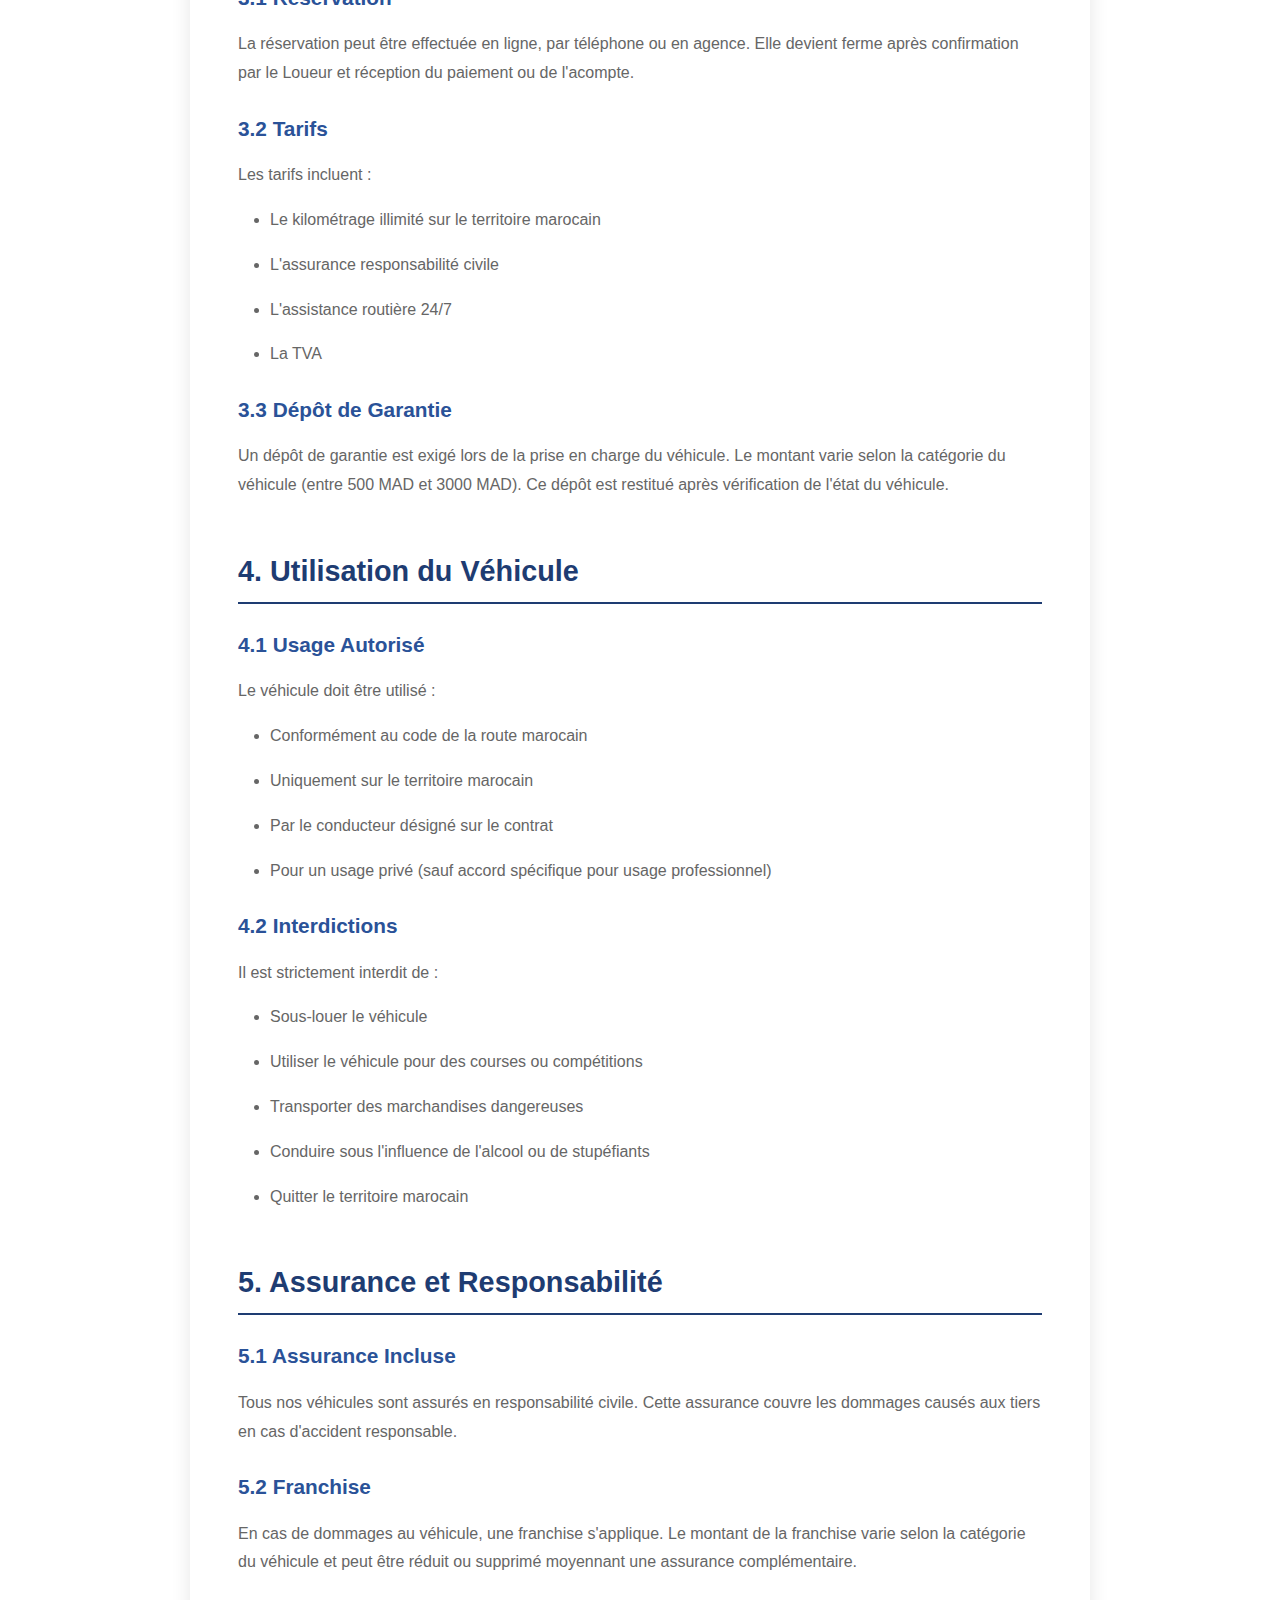
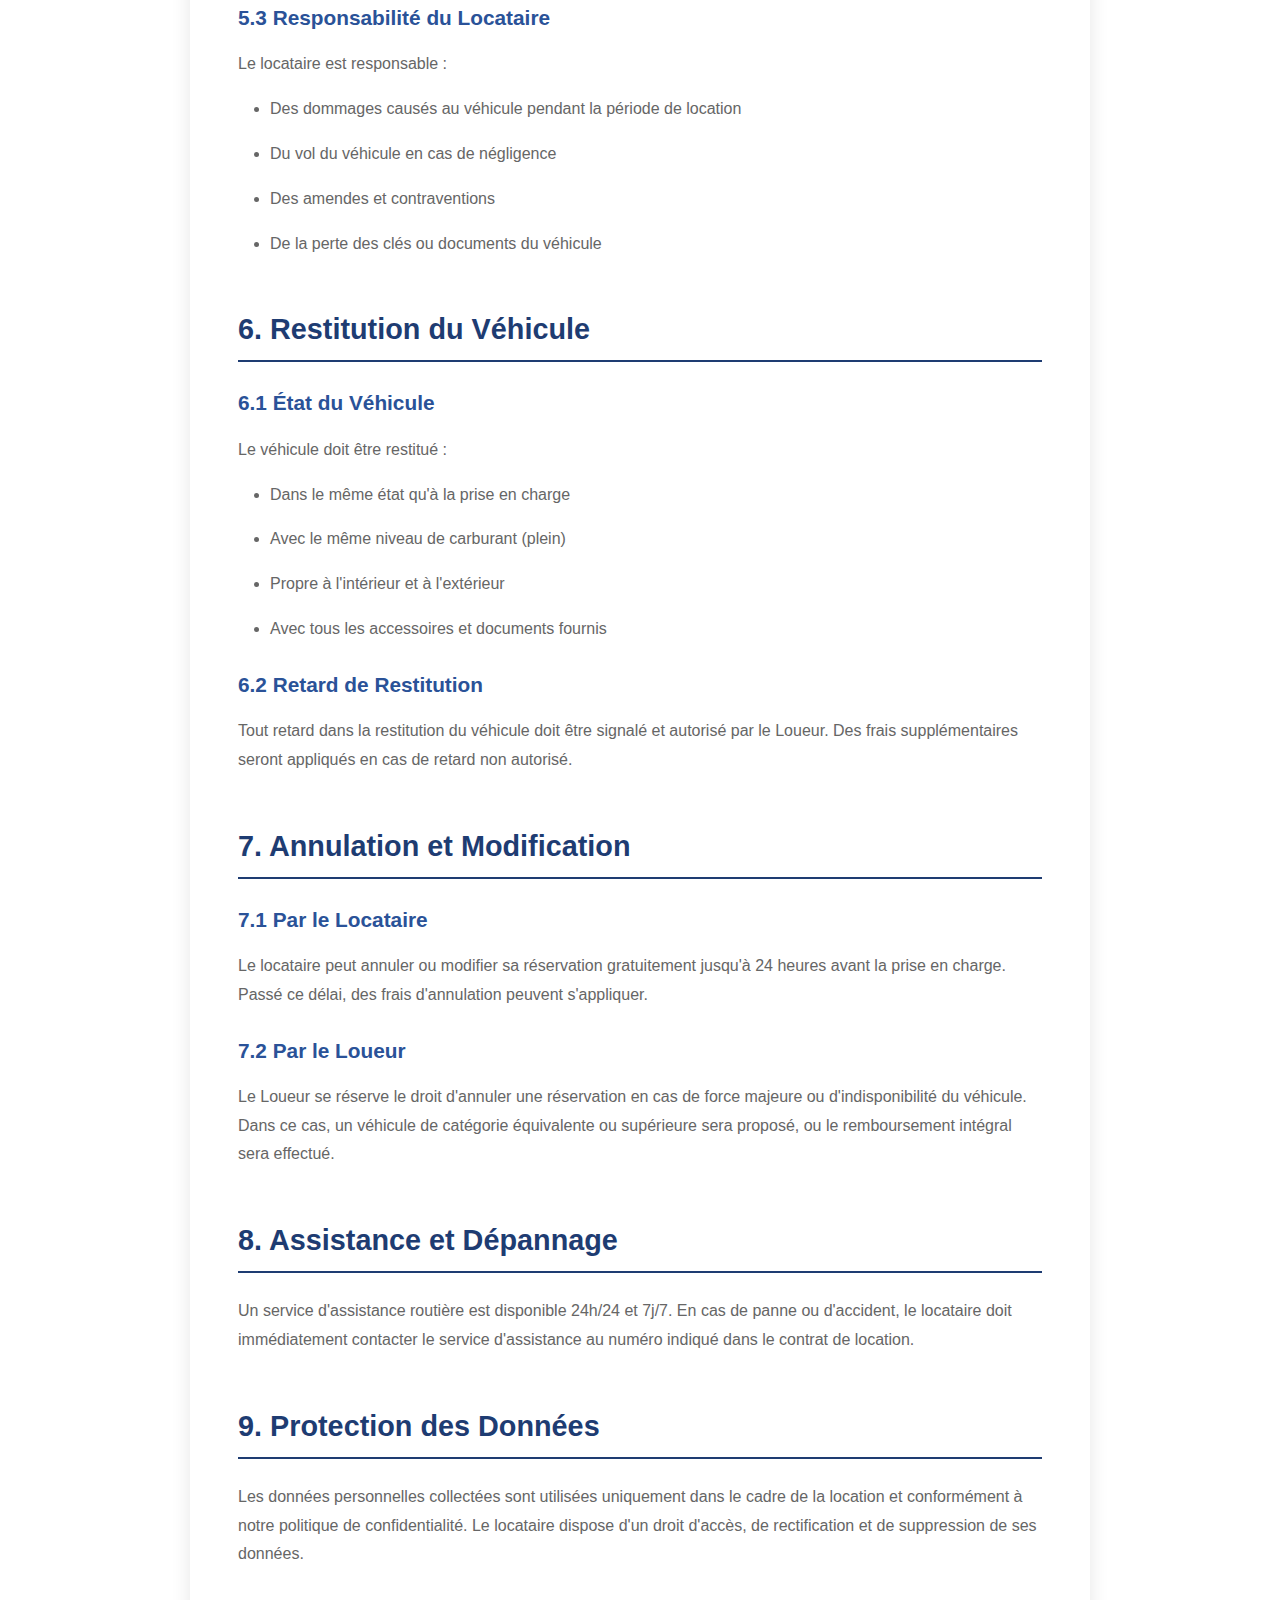
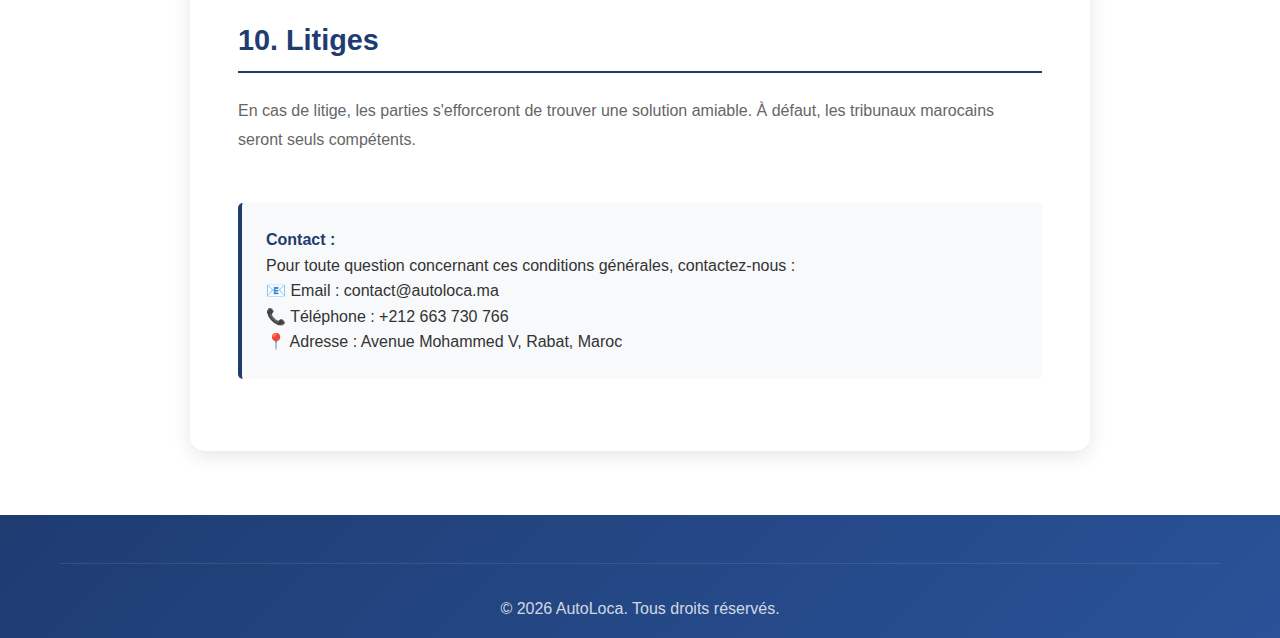
<file: pages/conditions-generales.html>
<!DOCTYPE html>
<html lang="fr">
<head>
    <meta charset="UTF-8">
    <meta name="viewport" content="width=device-width, initial-scale=1.0">
    <title>Conditions Générales - AutoLoca</title>
    <link rel="stylesheet" href="../style.css">
    <link rel="stylesheet" href="https://cdnjs.cloudflare.com/ajax/libs/font-awesome/6.0.0/css/all.min.css">
    <style>
        .page-header {
            background: linear-gradient(135deg, #1e3c72 0%, #2a5298 100%);
            color: white;
            padding: 8rem 0 4rem;
            text-align: center;
            margin-top: 100px;
        }
        .page-header h1 {
            font-size: 3rem;
            margin-bottom: 1rem;
        }
        .content-section {
            padding: 4rem 0;
            background: white;
        }
        .terms-container {
            max-width: 900px;
            margin: 0 auto;
            background: white;
            padding: 3rem;
            border-radius: 15px;
            box-shadow: 0 5px 20px rgba(0,0,0,0.1);
        }
        .terms-section {
            margin-bottom: 3rem;
        }
        .terms-section h2 {
            color: #1e3c72;
            font-size: 1.8rem;
            margin-bottom: 1.5rem;
            padding-bottom: 0.5rem;
            border-bottom: 2px solid #1e3c72;
        }
        .terms-section h3 {
            color: #2a5298;
            font-size: 1.3rem;
            margin: 1.5rem 0 1rem;
        }
        .terms-section p, .terms-section li {
            color: #666;
            line-height: 1.8;
            margin-bottom: 1rem;
        }
        .terms-section ul {
            margin-left: 2rem;
        }
        .highlight-box {
            background: #f8f9fa;
            border-left: 4px solid #1e3c72;
            padding: 1.5rem;
            margin: 1.5rem 0;
            border-radius: 5px;
        }
        .highlight-box strong {
            color: #1e3c72;
        }
    </style>
</head>
<body>
    <!-- Navigation -->
    <nav class="navbar">
        <div class="container">
            <div class="logo">
                <i class="fas fa-car"></i>
                <span>AutoLoca</span>
            </div>
            <ul class="nav-menu">
                <li><a href="../index.html">Accueil</a></li>
                <li><a href="../index.html#vehicules">Véhicules</a></li>
                <li><a href="../index.html#services">Services</a></li>
                <li><a href="../index.html#tarifs">Tarifs</a></li>
                <li><a href="../index.html#contact">Contact</a></li>
            </ul>
            <div class="language-selector">
                <button class="lang-dropdown-btn" id="langDropdownBtn">
                    <i class="fas fa-globe"></i>
                    <span id="currentLang">FR</span>
                    <i class="fas fa-chevron-down"></i>
                </button>
                <div class="lang-dropdown-menu" id="langDropdownMenu">
                    <button class="lang-option" data-lang="fr">
                        <span class="lang-code">FR</span>
                        <span class="lang-name">Français</span>
                    </button>
                    <button class="lang-option" data-lang="en">
                        <span class="lang-code">EN</span>
                        <span class="lang-name">English</span>
                    </button>
                    <button class="lang-option" data-lang="ar">
                        <span class="lang-code">AR</span>
                        <span class="lang-name">العربية</span>
                    </button>
                </div>
            </div>
        </div>
    </nav>

    <!-- Page Header -->
    <section class="page-header">
        <div class="container">
            <h1><i class="fas fa-file-contract"></i> Conditions Générales</h1>
            <p>Conditions générales de location de véhicules</p>
        </div>
    </section>

    <!-- Content Section -->
    <section class="content-section">
        <div class="container">
            <div class="terms-container">
                <div class="highlight-box">
                    <strong>Dernière mise à jour :</strong> Janvier 2026<br>
                    <strong>Version :</strong> 2.0
                </div>

                <div class="terms-section">
                    <h2>1. Objet</h2>
                    <p>Les présentes conditions générales régissent la location de véhicules proposée par AutoLoca (ci-après "le Loueur") à toute personne physique ou morale (ci-après "le Locataire"). Toute réservation implique l'acceptation sans réserve des présentes conditions générales.</p>
                </div>

                <div class="terms-section">
                    <h2>2. Conditions de Location</h2>
                    
                    <h3>2.1 Âge et Permis</h3>
                    <p>Le locataire doit :</p>
                    <ul>
                        <li>Être âgé d'au moins 21 ans (25 ans pour certaines catégories de véhicules)</li>
                        <li>Être titulaire d'un permis de conduire valide depuis au moins 1 an</li>
                        <li>Présenter une pièce d'identité en cours de validité</li>
                    </ul>

                    <h3>2.2 Documents Requis</h3>
                    <p>À la prise en charge du véhicule, le locataire doit présenter :</p>
                    <ul>
                        <li>Une carte d'identité nationale ou un passeport en cours de validité</li>
                        <li>Un permis de conduire valide</li>
                        <li>Une carte bancaire au nom du conducteur principal pour le dépôt de garantie</li>
                    </ul>
                </div>

                <div class="terms-section">
                    <h2>3. Réservation et Paiement</h2>
                    
                    <h3>3.1 Réservation</h3>
                    <p>La réservation peut être effectuée en ligne, par téléphone ou en agence. Elle devient ferme après confirmation par le Loueur et réception du paiement ou de l'acompte.</p>

                    <h3>3.2 Tarifs</h3>
                    <p>Les tarifs incluent :</p>
                    <ul>
                        <li>Le kilométrage illimité sur le territoire marocain</li>
                        <li>L'assurance responsabilité civile</li>
                        <li>L'assistance routière 24/7</li>
                        <li>La TVA</li>
                    </ul>

                    <h3>3.3 Dépôt de Garantie</h3>
                    <p>Un dépôt de garantie est exigé lors de la prise en charge du véhicule. Le montant varie selon la catégorie du véhicule (entre 500 MAD et 3000 MAD). Ce dépôt est restitué après vérification de l'état du véhicule.</p>
                </div>

                <div class="terms-section">
                    <h2>4. Utilisation du Véhicule</h2>
                    
                    <h3>4.1 Usage Autorisé</h3>
                    <p>Le véhicule doit être utilisé :</p>
                    <ul>
                        <li>Conformément au code de la route marocain</li>
                        <li>Uniquement sur le territoire marocain</li>
                        <li>Par le conducteur désigné sur le contrat</li>
                        <li>Pour un usage privé (sauf accord spécifique pour usage professionnel)</li>
                    </ul>

                    <h3>4.2 Interdictions</h3>
                    <p>Il est strictement interdit de :</p>
                    <ul>
                        <li>Sous-louer le véhicule</li>
                        <li>Utiliser le véhicule pour des courses ou compétitions</li>
                        <li>Transporter des marchandises dangereuses</li>
                        <li>Conduire sous l'influence de l'alcool ou de stupéfiants</li>
                        <li>Quitter le territoire marocain</li>
                    </ul>
                </div>

                <div class="terms-section">
                    <h2>5. Assurance et Responsabilité</h2>
                    
                    <h3>5.1 Assurance Incluse</h3>
                    <p>Tous nos véhicules sont assurés en responsabilité civile. Cette assurance couvre les dommages causés aux tiers en cas d'accident responsable.</p>

                    <h3>5.2 Franchise</h3>
                    <p>En cas de dommages au véhicule, une franchise s'applique. Le montant de la franchise varie selon la catégorie du véhicule et peut être réduit ou supprimé moyennant une assurance complémentaire.</p>

                    <h3>5.3 Responsabilité du Locataire</h3>
                    <p>Le locataire est responsable :</p>
                    <ul>
                        <li>Des dommages causés au véhicule pendant la période de location</li>
                        <li>Du vol du véhicule en cas de négligence</li>
                        <li>Des amendes et contraventions</li>
                        <li>De la perte des clés ou documents du véhicule</li>
                    </ul>
                </div>

                <div class="terms-section">
                    <h2>6. Restitution du Véhicule</h2>
                    
                    <h3>6.1 État du Véhicule</h3>
                    <p>Le véhicule doit être restitué :</p>
                    <ul>
                        <li>Dans le même état qu'à la prise en charge</li>
                        <li>Avec le même niveau de carburant (plein)</li>
                        <li>Propre à l'intérieur et à l'extérieur</li>
                        <li>Avec tous les accessoires et documents fournis</li>
                    </ul>

                    <h3>6.2 Retard de Restitution</h3>
                    <p>Tout retard dans la restitution du véhicule doit être signalé et autorisé par le Loueur. Des frais supplémentaires seront appliqués en cas de retard non autorisé.</p>
                </div>

                <div class="terms-section">
                    <h2>7. Annulation et Modification</h2>
                    
                    <h3>7.1 Par le Locataire</h3>
                    <p>Le locataire peut annuler ou modifier sa réservation gratuitement jusqu'à 24 heures avant la prise en charge. Passé ce délai, des frais d'annulation peuvent s'appliquer.</p>

                    <h3>7.2 Par le Loueur</h3>
                    <p>Le Loueur se réserve le droit d'annuler une réservation en cas de force majeure ou d'indisponibilité du véhicule. Dans ce cas, un véhicule de catégorie équivalente ou supérieure sera proposé, ou le remboursement intégral sera effectué.</p>
                </div>

                <div class="terms-section">
                    <h2>8. Assistance et Dépannage</h2>
                    <p>Un service d'assistance routière est disponible 24h/24 et 7j/7. En cas de panne ou d'accident, le locataire doit immédiatement contacter le service d'assistance au numéro indiqué dans le contrat de location.</p>
                </div>

                <div class="terms-section">
                    <h2>9. Protection des Données</h2>
                    <p>Les données personnelles collectées sont utilisées uniquement dans le cadre de la location et conformément à notre politique de confidentialité. Le locataire dispose d'un droit d'accès, de rectification et de suppression de ses données.</p>
                </div>

                <div class="terms-section">
                    <h2>10. Litiges</h2>
                    <p>En cas de litige, les parties s'efforceront de trouver une solution amiable. À défaut, les tribunaux marocains seront seuls compétents.</p>
                </div>

                <div class="highlight-box">
                    <strong>Contact :</strong><br>
                    Pour toute question concernant ces conditions générales, contactez-nous :<br>
                    📧 Email : contact@autoloca.ma<br>
                    📞 Téléphone : +212 663 730 766<br>
                    📍 Adresse : Avenue Mohammed V, Rabat, Maroc
                </div>
            </div>
        </div>
    </section>

    <!-- Footer -->
    <footer class="footer">
        <div class="container">
            <div class="footer-bottom">
                <p>&copy; 2026 AutoLoca. Tous droits réservés.</p>
            </div>
        </div>
    </footer>

    <!-- Load translations first -->
    <script src="../translation/translations.js"></script>
    <!-- Then load i18n system -->
    <script src="../translation/i18n.js"></script>
    <!-- Finally load main script -->
    <script src="../script.js"></script>
</body>
</html>
</file>
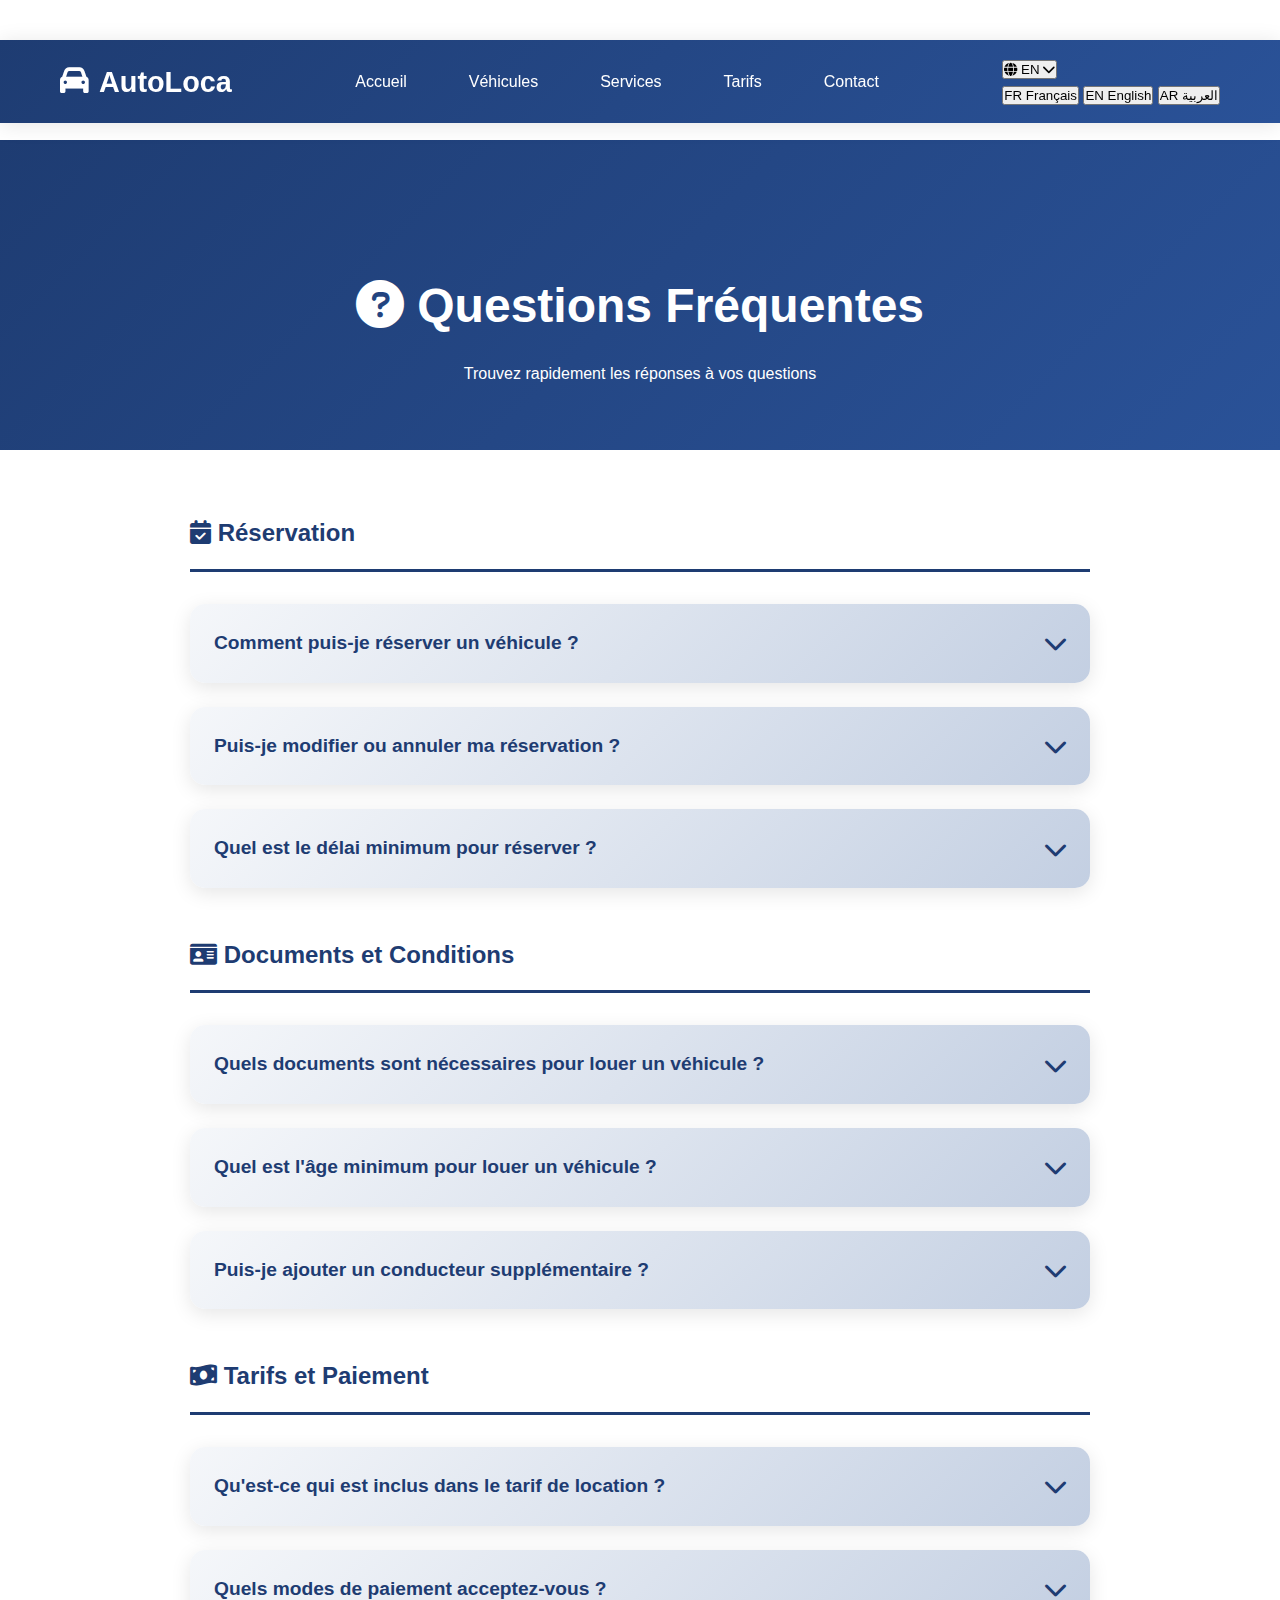
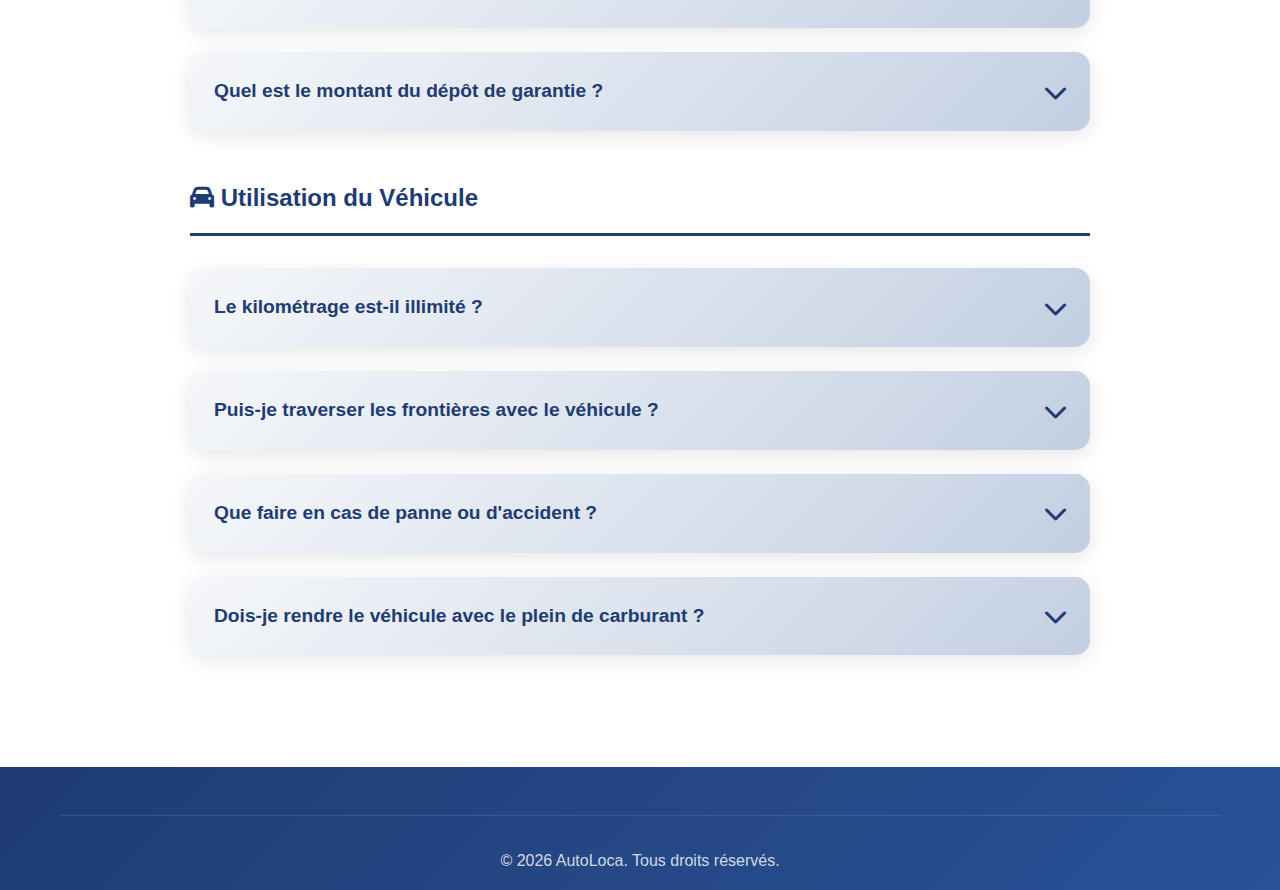
<file: pages/faq.html>
<!DOCTYPE html>
<html lang="fr">
<head>
    <meta charset="UTF-8">
    <meta name="viewport" content="width=device-width, initial-scale=1.0">
    <title>FAQ - AutoLoca</title>
    <link rel="stylesheet" href="../style.css">
    <link rel="stylesheet" href="https://cdnjs.cloudflare.com/ajax/libs/font-awesome/6.0.0/css/all.min.css">
    <style>
        .page-header {
            background: linear-gradient(135deg, #1e3c72 0%, #2a5298 100%);
            color: white;
            padding: 8rem 0 4rem;
            text-align: center;
            margin-top: 100px;
        }
        .page-header h1 {
            font-size: 3rem;
            margin-bottom: 1rem;
        }
        .content-section {
            padding: 4rem 0;
        }
        .faq-container {
            max-width: 900px;
            margin: 0 auto;
        }
        .faq-item {
            background: white;
            border-radius: 15px;
            margin-bottom: 1.5rem;
            box-shadow: 0 5px 20px rgba(0,0,0,0.1);
            overflow: hidden;
        }
        .faq-question {
            padding: 1.5rem;
            cursor: pointer;
            display: flex;
            justify-content: space-between;
            align-items: center;
            background: linear-gradient(135deg, #f5f7fa 0%, #c3cfe2 100%);
            transition: all 0.3s ease;
        }
        .faq-question:hover {
            background: linear-gradient(135deg, #1e3c72 0%, #2a5298 100%);
            color: white;
        }
        .faq-question h3 {
            color: #1e3c72;
            font-size: 1.2rem;
            margin: 0;
        }
        .faq-question:hover h3 {
            color: white;
        }
        .faq-question i {
            font-size: 1.5rem;
            color: #1e3c72;
            transition: transform 0.3s ease;
        }
        .faq-question:hover i {
            color: white;
        }
        .faq-question.active i {
            transform: rotate(180deg);
        }
        .faq-answer {
            padding: 0 1.5rem;
            max-height: 0;
            overflow: hidden;
            transition: all 0.3s ease;
        }
        .faq-answer.active {
            padding: 1.5rem;
            max-height: 500px;
        }
        .faq-answer p {
            color: #666;
            line-height: 1.8;
        }
        .faq-category {
            margin-bottom: 3rem;
        }
        .faq-category h2 {
            color: #1e3c72;
            margin-bottom: 2rem;
            padding-bottom: 1rem;
            border-bottom: 3px solid #1e3c72;
        }
    </style>
</head>
<body>
    <!-- Navigation -->
    <nav class="navbar">
        <div class="container">
            <div class="logo">
                <i class="fas fa-car"></i>
                <span>AutoLoca</span>
            </div>
            <ul class="nav-menu">
                <li><a href="../index.html">Accueil</a></li>
                <li><a href="../index.html#vehicules">Véhicules</a></li>
                <li><a href="../index.html#services">Services</a></li>
                <li><a href="../index.html#tarifs">Tarifs</a></li>
                <li><a href="../index.html#contact">Contact</a></li>
            </ul>
            <div class="language-selector">
                <button class="lang-dropdown-btn" id="langDropdownBtn">
                    <i class="fas fa-globe"></i>
                    <span id="currentLang">FR</span>
                    <i class="fas fa-chevron-down"></i>
                </button>
                <div class="lang-dropdown-menu" id="langDropdownMenu">
                    <button class="lang-option" data-lang="fr">
                        <span class="lang-code">FR</span>
                        <span class="lang-name">Français</span>
                    </button>
                    <button class="lang-option" data-lang="en">
                        <span class="lang-code">EN</span>
                        <span class="lang-name">English</span>
                    </button>
                    <button class="lang-option" data-lang="ar">
                        <span class="lang-code">AR</span>
                        <span class="lang-name">العربية</span>
                    </button>
                </div>
            </div>
        </div>
    </nav>

    <!-- Page Header -->
    <section class="page-header">
        <div class="container">
            <h1><i class="fas fa-question-circle"></i> Questions Fréquentes</h1>
            <p>Trouvez rapidement les réponses à vos questions</p>
        </div>
    </section>

    <!-- Content Section -->
    <section class="content-section">
        <div class="container">
            <div class="faq-container">
                <!-- Réservation -->
                <div class="faq-category">
                    <h2><i class="fas fa-calendar-check"></i> Réservation</h2>
                    
                    <div class="faq-item">
                        <div class="faq-question">
                            <h3>Comment puis-je réserver un véhicule ?</h3>
                            <i class="fas fa-chevron-down"></i>
                        </div>
                        <div class="faq-answer">
                            <p>Vous pouvez réserver un véhicule de trois façons : en ligne sur notre site web, par téléphone en contactant notre service client au 06 63 73 07 66, ou directement dans l'une de nos agences. La réservation en ligne est disponible 24h/24 et vous recevrez une confirmation immédiate par email.</p>
                        </div>
                    </div>

                    <div class="faq-item">
                        <div class="faq-question">
                            <h3>Puis-je modifier ou annuler ma réservation ?</h3>
                            <i class="fas fa-chevron-down"></i>
                        </div>
                        <div class="faq-answer">
                            <p>Oui, vous pouvez modifier ou annuler votre réservation gratuitement jusqu'à 24 heures avant la date de prise en charge. Pour toute modification ou annulation, contactez-nous par téléphone ou email avec votre numéro de réservation.</p>
                        </div>
                    </div>

                    <div class="faq-item">
                        <div class="faq-question">
                            <h3>Quel est le délai minimum pour réserver ?</h3>
                            <i class="fas fa-chevron-down"></i>
                        </div>
                        <div class="faq-answer">
                            <p>Vous pouvez réserver un véhicule jusqu'à 2 heures avant la prise en charge, sous réserve de disponibilité. Cependant, nous recommandons de réserver à l'avance pour garantir la disponibilité du véhicule de votre choix.</p>
                        </div>
                    </div>
                </div>

                <!-- Documents et Conditions -->
                <div class="faq-category">
                    <h2><i class="fas fa-id-card"></i> Documents et Conditions</h2>
                    
                    <div class="faq-item">
                        <div class="faq-question">
                            <h3>Quels documents sont nécessaires pour louer un véhicule ?</h3>
                            <i class="fas fa-chevron-down"></i>
                        </div>
                        <div class="faq-answer">
                            <p>Pour louer un véhicule, vous devez présenter : une pièce d'identité valide (CIN ou passeport), un permis de conduire valide depuis au moins 1 an, et une carte bancaire au nom du conducteur principal pour le dépôt de garantie.</p>
                        </div>
                    </div>

                    <div class="faq-item">
                        <div class="faq-question">
                            <h3>Quel est l'âge minimum pour louer un véhicule ?</h3>
                            <i class="fas fa-chevron-down"></i>
                        </div>
                        <div class="faq-answer">
                            <p>L'âge minimum pour louer un véhicule est de 21 ans avec un permis de conduire valide depuis au moins 1 an. Pour certains véhicules de catégorie supérieure ou de luxe, l'âge minimum peut être de 25 ans.</p>
                        </div>
                    </div>

                    <div class="faq-item">
                        <div class="faq-question">
                            <h3>Puis-je ajouter un conducteur supplémentaire ?</h3>
                            <i class="fas fa-chevron-down"></i>
                        </div>
                        <div class="faq-answer">
                            <p>Oui, vous pouvez ajouter un ou plusieurs conducteurs supplémentaires. Chaque conducteur additionnel doit présenter les mêmes documents que le conducteur principal et des frais supplémentaires peuvent s'appliquer selon la formule choisie.</p>
                        </div>
                    </div>
                </div>

                <!-- Tarifs et Paiement -->
                <div class="faq-category">
                    <h2><i class="fas fa-money-bill-wave"></i> Tarifs et Paiement</h2>
                    
                    <div class="faq-item">
                        <div class="faq-question">
                            <h3>Qu'est-ce qui est inclus dans le tarif de location ?</h3>
                            <i class="fas fa-chevron-down"></i>
                        </div>
                        <div class="faq-answer">
                            <p>Le tarif de location inclut : le kilométrage illimité, l'assurance de base, l'assistance routière 24/7, et la TVA. Les options supplémentaires comme le GPS, le siège bébé, ou l'assurance tous risques sont disponibles moyennant un supplément.</p>
                        </div>
                    </div>

                    <div class="faq-item">
                        <div class="faq-question">
                            <h3>Quels modes de paiement acceptez-vous ?</h3>
                            <i class="fas fa-chevron-down"></i>
                        </div>
                        <div class="faq-answer">
                            <p>Nous acceptons les cartes bancaires (Visa, Mastercard), les cartes de crédit, et les paiements en espèces pour certaines transactions. Un dépôt de garantie par carte bancaire est obligatoire lors de la prise en charge du véhicule.</p>
                        </div>
                    </div>

                    <div class="faq-item">
                        <div class="faq-question">
                            <h3>Quel est le montant du dépôt de garantie ?</h3>
                            <i class="fas fa-chevron-down"></i>
                        </div>
                        <div class="faq-answer">
                            <p>Le montant du dépôt de garantie varie selon la catégorie du véhicule, généralement entre 500 MAD et 3000 MAD. Ce dépôt est bloqué sur votre carte bancaire et sera libéré après la restitution du véhicule en bon état.</p>
                        </div>
                    </div>
                </div>

                <!-- Utilisation du Véhicule -->
                <div class="faq-category">
                    <h2><i class="fas fa-car"></i> Utilisation du Véhicule</h2>
                    
                    <div class="faq-item">
                        <div class="faq-question">
                            <h3>Le kilométrage est-il illimité ?</h3>
                            <i class="fas fa-chevron-down"></i>
                        </div>
                        <div class="faq-answer">
                            <p>Oui, toutes nos locations incluent le kilométrage illimité. Vous pouvez parcourir autant de kilomètres que vous le souhaitez sans frais supplémentaires, dans les limites du territoire marocain.</p>
                        </div>
                    </div>

                    <div class="faq-item">
                        <div class="faq-question">
                            <h3>Puis-je traverser les frontières avec le véhicule ?</h3>
                            <i class="fas fa-chevron-down"></i>
                        </div>
                        <div class="faq-answer">
                            <p>Les déplacements à l'étranger ne sont pas autorisés avec nos véhicules de location. L'utilisation est limitée au territoire marocain. Pour des besoins spécifiques, veuillez nous contacter.</p>
                        </div>
                    </div>

                    <div class="faq-item">
                        <div class="faq-question">
                            <h3>Que faire en cas de panne ou d'accident ?</h3>
                            <i class="fas fa-chevron-down"></i>
                        </div>
                        <div class="faq-answer">
                            <p>En cas de panne ou d'accident, contactez immédiatement notre service d'assistance 24/7 au numéro indiqué dans votre contrat de location. Nous vous fournirons une assistance rapide et, si nécessaire, un véhicule de remplacement.</p>
                        </div>
                    </div>

                    <div class="faq-item">
                        <div class="faq-question">
                            <h3>Dois-je rendre le véhicule avec le plein de carburant ?</h3>
                            <i class="fas fa-chevron-down"></i>
                        </div>
                        <div class="faq-answer">
                            <p>Oui, le véhicule doit être restitué avec le même niveau de carburant qu'à la prise en charge (généralement plein). Si le réservoir n'est pas plein, des frais de carburant plus des frais de service seront appliqués.</p>
                        </div>
                    </div>
                </div>
            </div>
        </div>
    </section>

    <!-- Footer -->
    <footer class="footer">
        <div class="container">
            <div class="footer-bottom">
                <p>&copy; 2026 AutoLoca. Tous droits réservés.</p>
            </div>
        </div>
    </footer>

    <!-- Load translations first -->
    <script src="../translation/translations.js"></script>
    <!-- Then load i18n system -->
    <script src="../translation/i18n.js"></script>
    <!-- Finally load main script -->
    <script src="../script.js"></script>
    <script>
        // FAQ Accordion
        document.querySelectorAll('.faq-question').forEach(question => {
            question.addEventListener('click', function() {
                const answer = this.nextElementSibling;
                const isActive = answer.classList.contains('active');
                
                // Fermer toutes les réponses
                document.querySelectorAll('.faq-answer').forEach(ans => {
                    ans.classList.remove('active');
                });
                document.querySelectorAll('.faq-question').forEach(q => {
                    q.classList.remove('active');
                });
                
                // Ouvrir la réponse cliquée si elle n'était pas active
                if (!isActive) {
                    answer.classList.add('active');
                    this.classList.add('active');
                }
            });
        });
    </script>
</body>
</html>
</file>
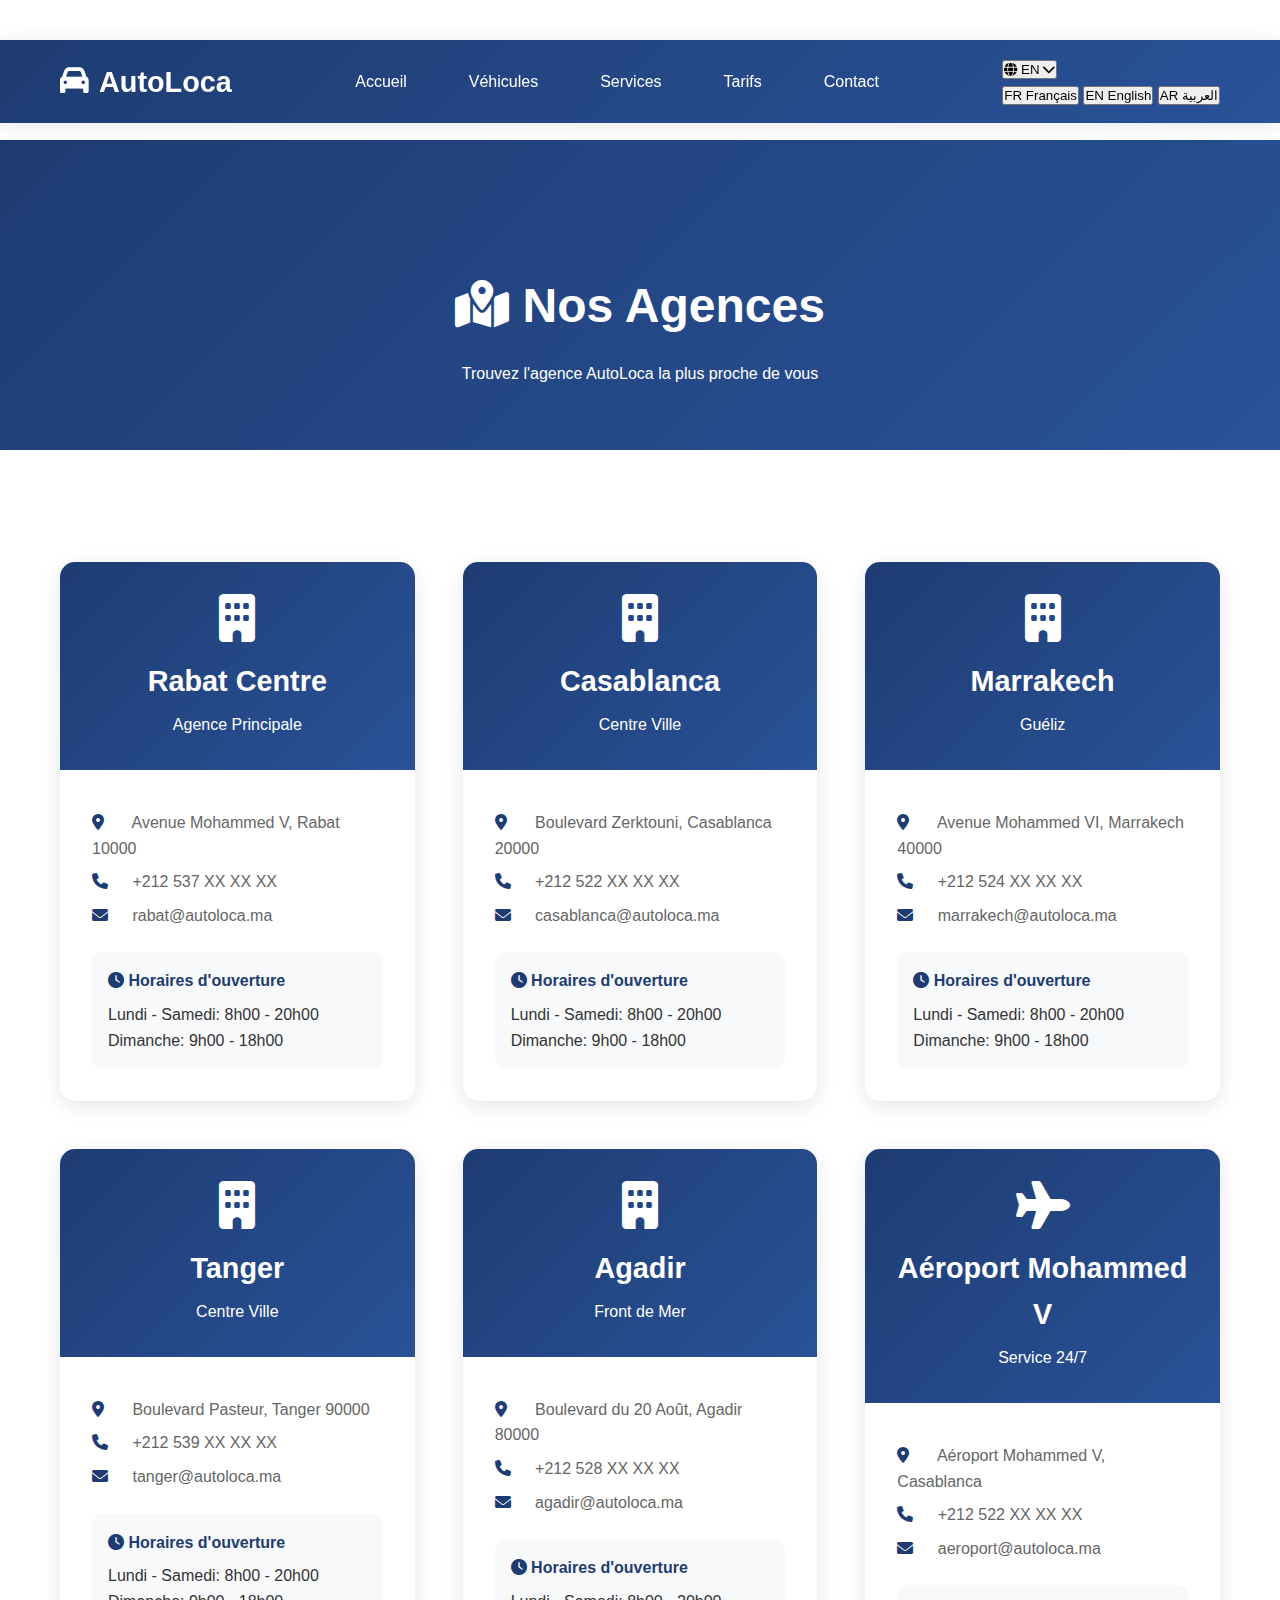
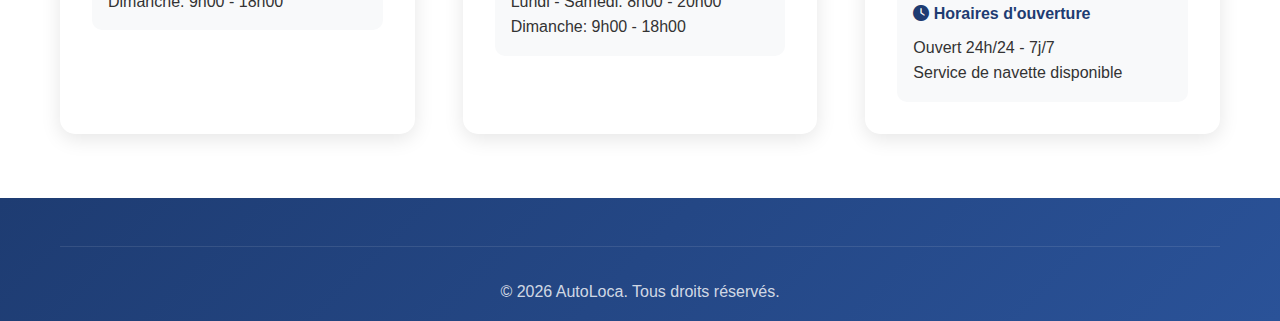
<file: pages/nos-agences.html>
<!DOCTYPE html>
<html lang="fr">
<head>
    <meta charset="UTF-8">
    <meta name="viewport" content="width=device-width, initial-scale=1.0">
    <title>Nos Agences - AutoLoca</title>
    <link rel="stylesheet" href="../style.css">
    <link rel="stylesheet" href="https://cdnjs.cloudflare.com/ajax/libs/font-awesome/6.0.0/css/all.min.css">
    <style>
        .page-header {
            background: linear-gradient(135deg, #1e3c72 0%, #2a5298 100%);
            color: white;
            padding: 8rem 0 4rem;
            text-align: center;
            margin-top: 100px;
        }
        .page-header h1 {
            font-size: 3rem;
            margin-bottom: 1rem;
        }
        .content-section {
            padding: 4rem 0;
        }
        .agencies-grid {
            display: grid;
            grid-template-columns: repeat(auto-fit, minmax(350px, 1fr));
            gap: 3rem;
            margin-top: 3rem;
        }
        .agency-card {
            background: white;
            border-radius: 15px;
            overflow: hidden;
            box-shadow: 0 5px 20px rgba(0,0,0,0.1);
            transition: transform 0.3s ease;
        }
        .agency-card:hover {
            transform: translateY(-10px);
        }
        .agency-header {
            background: linear-gradient(135deg, #1e3c72 0%, #2a5298 100%);
            color: white;
            padding: 2rem;
            text-align: center;
        }
        .agency-header i {
            font-size: 3rem;
            margin-bottom: 1rem;
        }
        .agency-header h3 {
            font-size: 1.8rem;
            margin-bottom: 0.5rem;
        }
        .agency-body {
            padding: 2rem;
        }
        .agency-info {
            margin-bottom: 1.5rem;
        }
        .agency-info i {
            color: #1e3c72;
            margin-right: 1rem;
            width: 20px;
        }
        .agency-info p {
            color: #666;
            margin: 0.5rem 0;
        }
        .agency-hours {
            background: #f8f9fa;
            padding: 1rem;
            border-radius: 10px;
            margin-top: 1rem;
        }
        .agency-hours h4 {
            color: #1e3c72;
            margin-bottom: 0.5rem;
        }
    </style>
</head>
<body>
    <!-- Navigation -->
    <nav class="navbar">
        <div class="container">
            <div class="logo">
                <i class="fas fa-car"></i>
                <span>AutoLoca</span>
            </div>
            <ul class="nav-menu">
                <li><a href="../index.html">Accueil</a></li>
                <li><a href="../index.html#vehicules">Véhicules</a></li>
                <li><a href="../index.html#services">Services</a></li>
                <li><a href="../index.html#tarifs">Tarifs</a></li>
                <li><a href="../index.html#contact">Contact</a></li>
            </ul>
            <div class="language-selector">
                <button class="lang-dropdown-btn" id="langDropdownBtn">
                    <i class="fas fa-globe"></i>
                    <span id="currentLang">FR</span>
                    <i class="fas fa-chevron-down"></i>
                </button>
                <div class="lang-dropdown-menu" id="langDropdownMenu">
                    <button class="lang-option" data-lang="fr">
                        <span class="lang-code">FR</span>
                        <span class="lang-name">Français</span>
                    </button>
                    <button class="lang-option" data-lang="en">
                        <span class="lang-code">EN</span>
                        <span class="lang-name">English</span>
                    </button>
                    <button class="lang-option" data-lang="ar">
                        <span class="lang-code">AR</span>
                        <span class="lang-name">العربية</span>
                    </button>
                </div>
            </div>
        </div>
    </nav>

    <!-- Page Header -->
    <section class="page-header">
        <div class="container">
            <h1><i class="fas fa-map-marked-alt"></i> Nos Agences</h1>
            <p>Trouvez l'agence AutoLoca la plus proche de vous</p>
        </div>
    </section>

    <!-- Content Section -->
    <section class="content-section">
        <div class="container">
            <div class="agencies-grid">
                <!-- Agence Rabat Centre -->
                <div class="agency-card">
                    <div class="agency-header">
                        <i class="fas fa-building"></i>
                        <h3>Rabat Centre</h3>
                        <p>Agence Principale</p>
                    </div>
                    <div class="agency-body">
                        <div class="agency-info">
                            <p><i class="fas fa-map-marker-alt"></i> Avenue Mohammed V, Rabat 10000</p>
                            <p><i class="fas fa-phone"></i> +212 537 XX XX XX</p>
                            <p><i class="fas fa-envelope"></i> rabat@autoloca.ma</p>
                        </div>
                        <div class="agency-hours">
                            <h4><i class="fas fa-clock"></i> Horaires d'ouverture</h4>
                            <p>Lundi - Samedi: 8h00 - 20h00</p>
                            <p>Dimanche: 9h00 - 18h00</p>
                        </div>
                    </div>
                </div>

                <!-- Agence Casablanca -->
                <div class="agency-card">
                    <div class="agency-header">
                        <i class="fas fa-building"></i>
                        <h3>Casablanca</h3>
                        <p>Centre Ville</p>
                    </div>
                    <div class="agency-body">
                        <div class="agency-info">
                            <p><i class="fas fa-map-marker-alt"></i> Boulevard Zerktouni, Casablanca 20000</p>
                            <p><i class="fas fa-phone"></i> +212 522 XX XX XX</p>
                            <p><i class="fas fa-envelope"></i> casablanca@autoloca.ma</p>
                        </div>
                        <div class="agency-hours">
                            <h4><i class="fas fa-clock"></i> Horaires d'ouverture</h4>
                            <p>Lundi - Samedi: 8h00 - 20h00</p>
                            <p>Dimanche: 9h00 - 18h00</p>
                        </div>
                    </div>
                </div>

                <!-- Agence Marrakech -->
                <div class="agency-card">
                    <div class="agency-header">
                        <i class="fas fa-building"></i>
                        <h3>Marrakech</h3>
                        <p>Guéliz</p>
                    </div>
                    <div class="agency-body">
                        <div class="agency-info">
                            <p><i class="fas fa-map-marker-alt"></i> Avenue Mohammed VI, Marrakech 40000</p>
                            <p><i class="fas fa-phone"></i> +212 524 XX XX XX</p>
                            <p><i class="fas fa-envelope"></i> marrakech@autoloca.ma</p>
                        </div>
                        <div class="agency-hours">
                            <h4><i class="fas fa-clock"></i> Horaires d'ouverture</h4>
                            <p>Lundi - Samedi: 8h00 - 20h00</p>
                            <p>Dimanche: 9h00 - 18h00</p>
                        </div>
                    </div>
                </div>

                <!-- Agence Tanger -->
                <div class="agency-card">
                    <div class="agency-header">
                        <i class="fas fa-building"></i>
                        <h3>Tanger</h3>
                        <p>Centre Ville</p>
                    </div>
                    <div class="agency-body">
                        <div class="agency-info">
                            <p><i class="fas fa-map-marker-alt"></i> Boulevard Pasteur, Tanger 90000</p>
                            <p><i class="fas fa-phone"></i> +212 539 XX XX XX</p>
                            <p><i class="fas fa-envelope"></i> tanger@autoloca.ma</p>
                        </div>
                        <div class="agency-hours">
                            <h4><i class="fas fa-clock"></i> Horaires d'ouverture</h4>
                            <p>Lundi - Samedi: 8h00 - 20h00</p>
                            <p>Dimanche: 9h00 - 18h00</p>
                        </div>
                    </div>
                </div>

                <!-- Agence Agadir -->
                <div class="agency-card">
                    <div class="agency-header">
                        <i class="fas fa-building"></i>
                        <h3>Agadir</h3>
                        <p>Front de Mer</p>
                    </div>
                    <div class="agency-body">
                        <div class="agency-info">
                            <p><i class="fas fa-map-marker-alt"></i> Boulevard du 20 Août, Agadir 80000</p>
                            <p><i class="fas fa-phone"></i> +212 528 XX XX XX</p>
                            <p><i class="fas fa-envelope"></i> agadir@autoloca.ma</p>
                        </div>
                        <div class="agency-hours">
                            <h4><i class="fas fa-clock"></i> Horaires d'ouverture</h4>
                            <p>Lundi - Samedi: 8h00 - 20h00</p>
                            <p>Dimanche: 9h00 - 18h00</p>
                        </div>
                    </div>
                </div>

                <!-- Agence Aéroport -->
                <div class="agency-card">
                    <div class="agency-header">
                        <i class="fas fa-plane"></i>
                        <h3>Aéroport Mohammed V</h3>
                        <p>Service 24/7</p>
                    </div>
                    <div class="agency-body">
                        <div class="agency-info">
                            <p><i class="fas fa-map-marker-alt"></i> Aéroport Mohammed V, Casablanca</p>
                            <p><i class="fas fa-phone"></i> +212 522 XX XX XX</p>
                            <p><i class="fas fa-envelope"></i> aeroport@autoloca.ma</p>
                        </div>
                        <div class="agency-hours">
                            <h4><i class="fas fa-clock"></i> Horaires d'ouverture</h4>
                            <p>Ouvert 24h/24 - 7j/7</p>
                            <p>Service de navette disponible</p>
                        </div>
                    </div>
                </div>
            </div>
        </div>
    </section>

    <!-- Footer -->
    <footer class="footer">
        <div class="container">
            <div class="footer-bottom">
                <p>&copy; 2026 AutoLoca. Tous droits réservés.</p>
            </div>
        </div>
    </footer>

    <!-- Load translations first -->
    <script src="../translation/translations.js"></script>
    <!-- Then load i18n system -->
    <script src="../translation/i18n.js"></script>
    <!-- Finally load main script -->
    <script src="../script.js"></script>
</body>
</html>
</file>
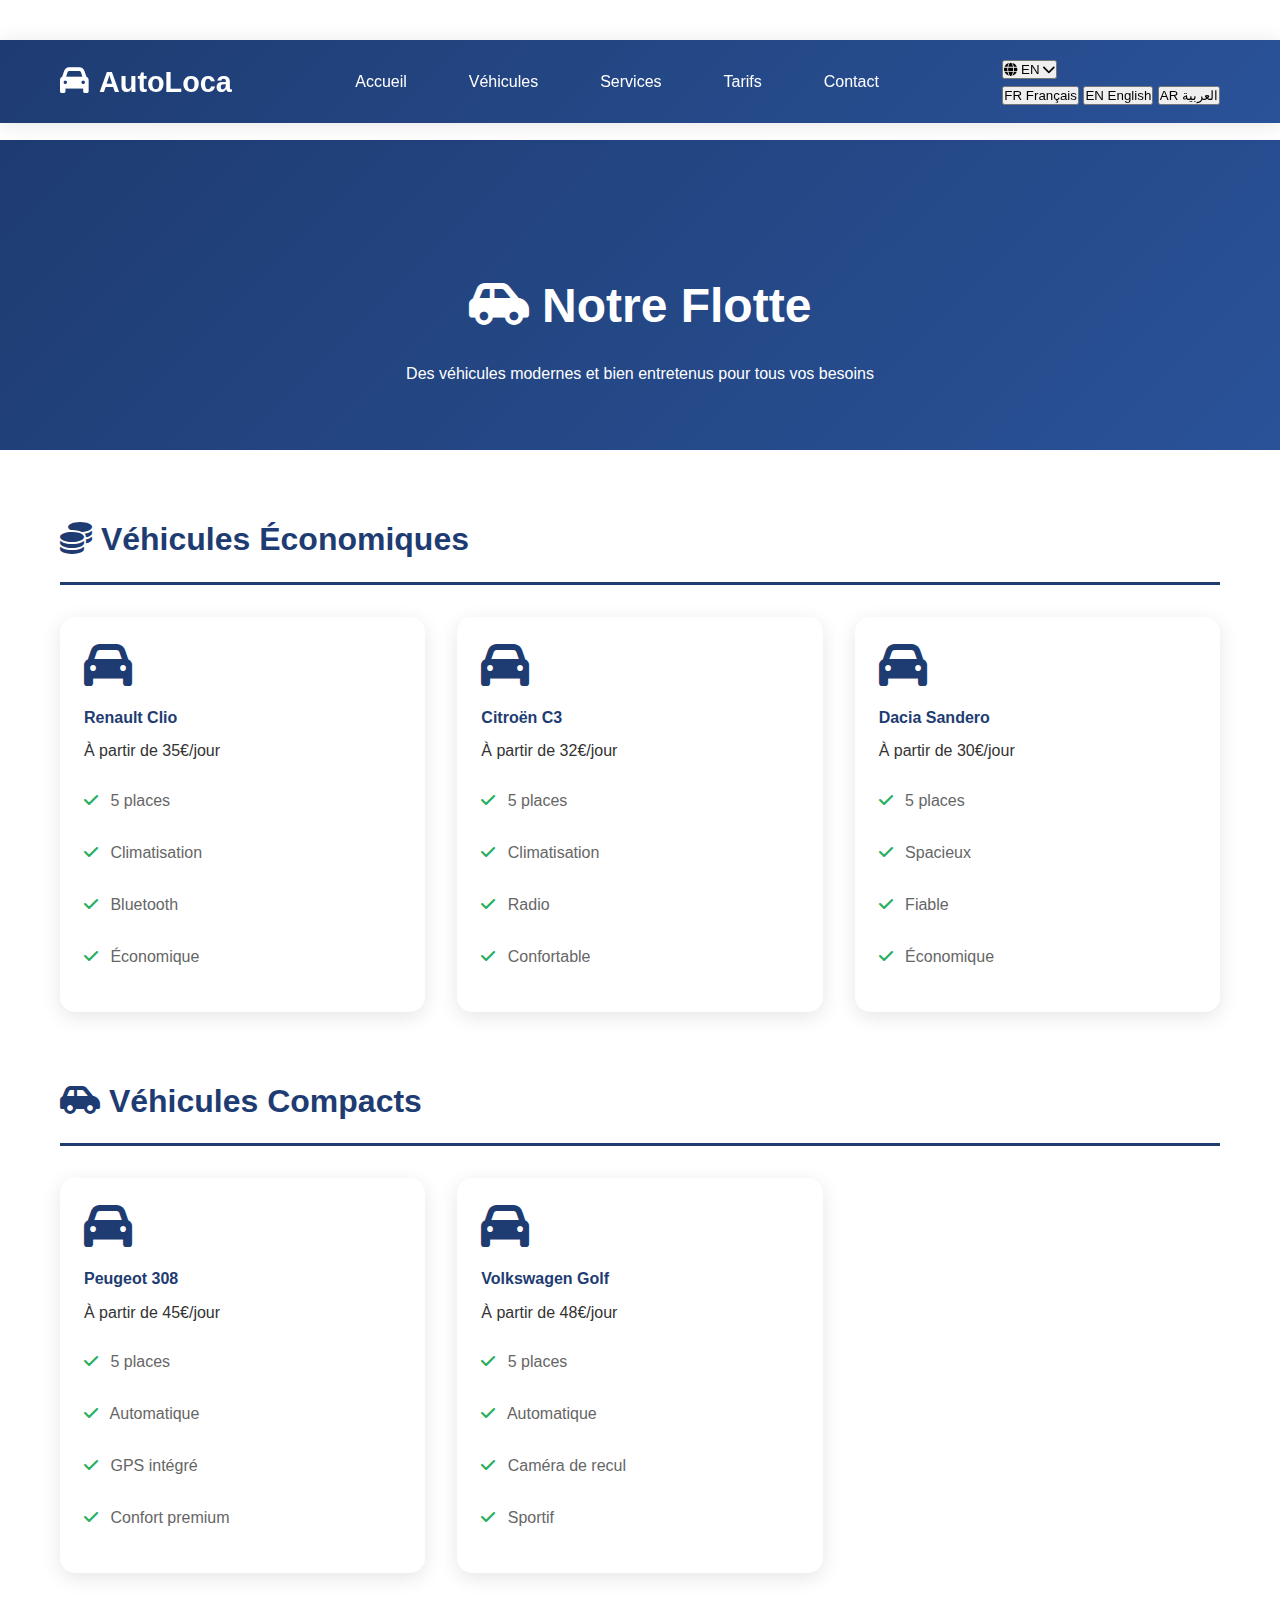
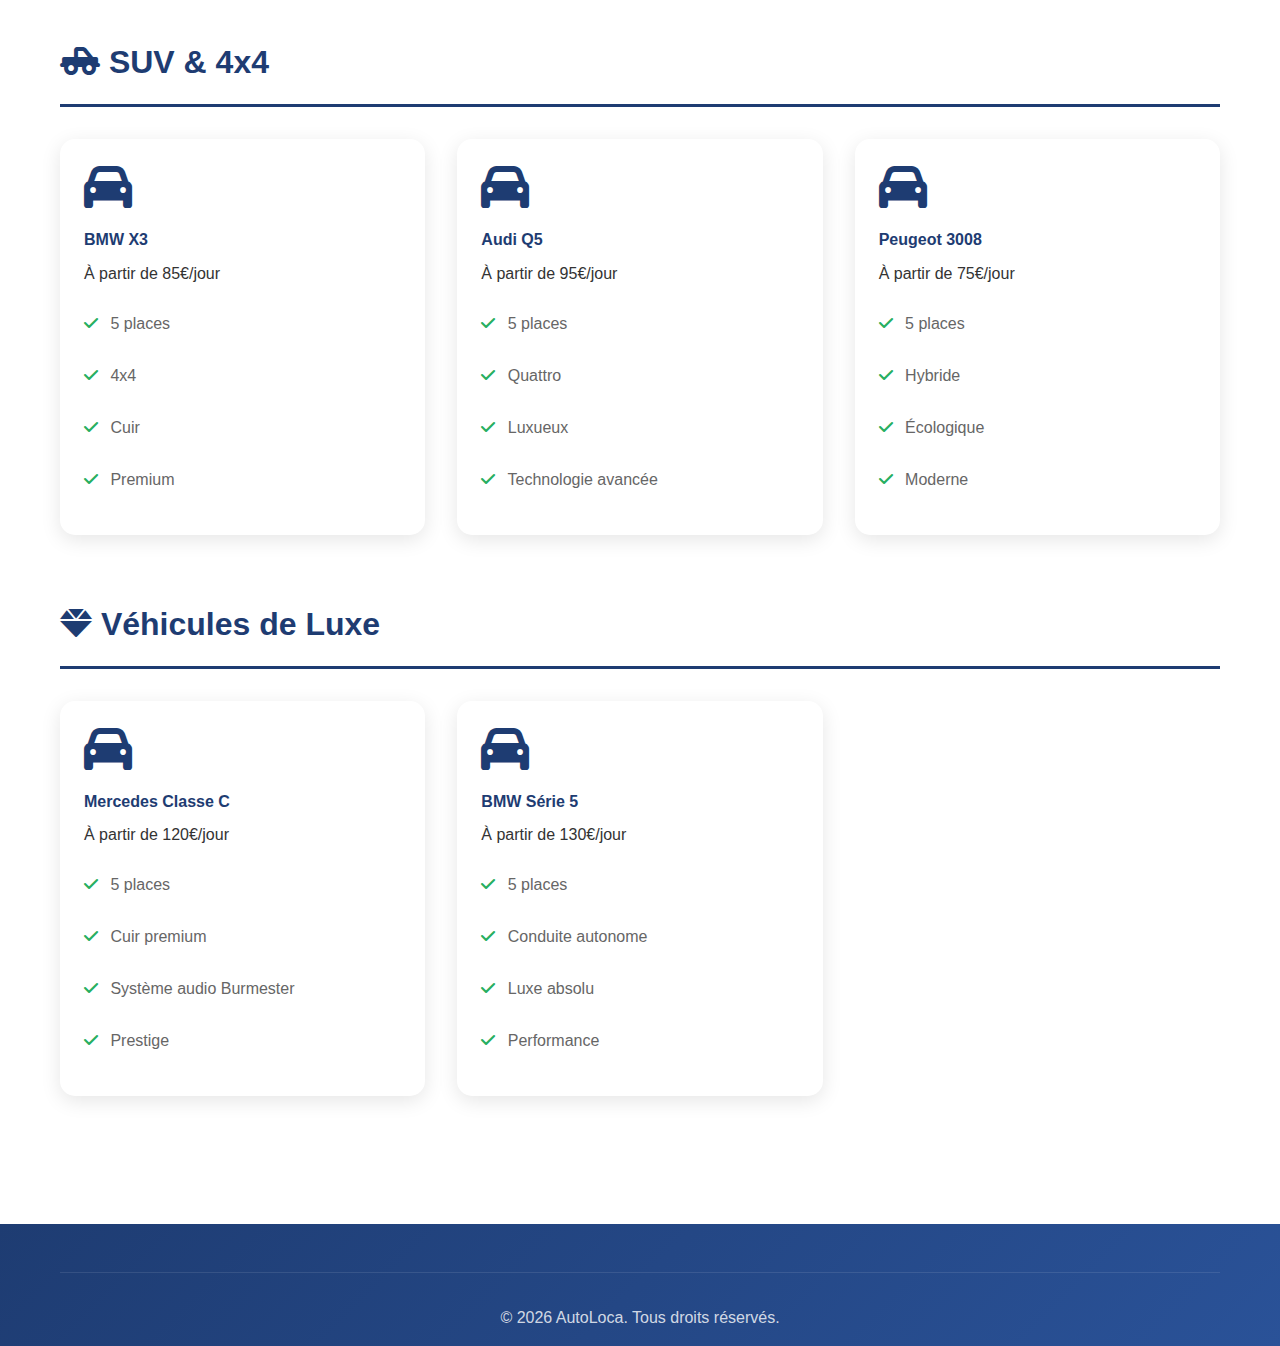
<file: pages/notre-flotte.html>
<!DOCTYPE html>
<html lang="fr">
<head>
    <meta charset="UTF-8">
    <meta name="viewport" content="width=device-width, initial-scale=1.0">
    <title>Notre Flotte - AutoLoca</title>
    <link rel="stylesheet" href="../style.css">
    <link rel="stylesheet" href="https://cdnjs.cloudflare.com/ajax/libs/font-awesome/6.0.0/css/all.min.css">
    <style>
        .page-header {
            background: linear-gradient(135deg, #1e3c72 0%, #2a5298 100%);
            color: white;
            padding: 8rem 0 4rem;
            text-align: center;
            margin-top: 100px;
        }
        .page-header h1 {
            font-size: 3rem;
            margin-bottom: 1rem;
        }
        .content-section {
            padding: 4rem 0;
        }
        .fleet-category {
            margin-bottom: 4rem;
        }
        .fleet-category h3 {
            color: #1e3c72;
            font-size: 2rem;
            margin-bottom: 2rem;
            padding-bottom: 1rem;
            border-bottom: 3px solid #1e3c72;
        }
        .fleet-grid {
            display: grid;
            grid-template-columns: repeat(auto-fill, minmax(280px, 1fr));
            gap: 2rem;
        }
        .fleet-item {
            background: white;
            border-radius: 15px;
            padding: 1.5rem;
            box-shadow: 0 5px 20px rgba(0,0,0,0.1);
            transition: transform 0.3s ease;
        }
        .fleet-item:hover {
            transform: translateY(-10px);
        }
        .fleet-item i {
            font-size: 3rem;
            color: #1e3c72;
            margin-bottom: 1rem;
        }
        .fleet-item h4 {
            color: #1e3c72;
            margin-bottom: 0.5rem;
        }
        .fleet-features {
            list-style: none;
            margin-top: 1rem;
        }
        .fleet-features li {
            padding: 0.5rem 0;
            color: #666;
        }
        .fleet-features li i {
            font-size: 1rem;
            color: #27ae60;
            margin-right: 0.5rem;
        }
    </style>
</head>
<body>
    <!-- Navigation -->
    <nav class="navbar">
        <div class="container">
            <div class="logo">
                <i class="fas fa-car"></i>
                <span>AutoLoca</span>
            </div>
            <ul class="nav-menu">
                <li><a href="../index.html">Accueil</a></li>
                <li><a href="../index.html#vehicules">Véhicules</a></li>
                <li><a href="../index.html#services">Services</a></li>
                <li><a href="../index.html#tarifs">Tarifs</a></li>
                <li><a href="../index.html#contact">Contact</a></li>
            </ul>
            <div class="language-selector">
                <button class="lang-dropdown-btn" id="langDropdownBtn">
                    <i class="fas fa-globe"></i>
                    <span id="currentLang">FR</span>
                    <i class="fas fa-chevron-down"></i>
                </button>
                <div class="lang-dropdown-menu" id="langDropdownMenu">
                    <button class="lang-option" data-lang="fr">
                        <span class="lang-code">FR</span>
                        <span class="lang-name">Français</span>
                    </button>
                    <button class="lang-option" data-lang="en">
                        <span class="lang-code">EN</span>
                        <span class="lang-name">English</span>
                    </button>
                    <button class="lang-option" data-lang="ar">
                        <span class="lang-code">AR</span>
                        <span class="lang-name">العربية</span>
                    </button>
                </div>
            </div>
        </div>
    </nav>

    <!-- Page Header -->
    <section class="page-header">
        <div class="container">
            <h1><i class="fas fa-car-side"></i> Notre Flotte</h1>
            <p>Des véhicules modernes et bien entretenus pour tous vos besoins</p>
        </div>
    </section>

    <!-- Content Section -->
    <section class="content-section">
        <div class="container">
            <!-- Économique -->
            <div class="fleet-category">
                <h3><i class="fas fa-coins"></i> Véhicules Économiques</h3>
                <div class="fleet-grid">
                    <div class="fleet-item">
                        <i class="fas fa-car"></i>
                        <h4>Renault Clio</h4>
                        <p>À partir de 35€/jour</p>
                        <ul class="fleet-features">
                            <li><i class="fas fa-check"></i> 5 places</li>
                            <li><i class="fas fa-check"></i> Climatisation</li>
                            <li><i class="fas fa-check"></i> Bluetooth</li>
                            <li><i class="fas fa-check"></i> Économique</li>
                        </ul>
                    </div>
                    <div class="fleet-item">
                        <i class="fas fa-car"></i>
                        <h4>Citroën C3</h4>
                        <p>À partir de 32€/jour</p>
                        <ul class="fleet-features">
                            <li><i class="fas fa-check"></i> 5 places</li>
                            <li><i class="fas fa-check"></i> Climatisation</li>
                            <li><i class="fas fa-check"></i> Radio</li>
                            <li><i class="fas fa-check"></i> Confortable</li>
                        </ul>
                    </div>
                    <div class="fleet-item">
                        <i class="fas fa-car"></i>
                        <h4>Dacia Sandero</h4>
                        <p>À partir de 30€/jour</p>
                        <ul class="fleet-features">
                            <li><i class="fas fa-check"></i> 5 places</li>
                            <li><i class="fas fa-check"></i> Spacieux</li>
                            <li><i class="fas fa-check"></i> Fiable</li>
                            <li><i class="fas fa-check"></i> Économique</li>
                        </ul>
                    </div>
                </div>
            </div>

            <!-- Compact -->
            <div class="fleet-category">
                <h3><i class="fas fa-car-side"></i> Véhicules Compacts</h3>
                <div class="fleet-grid">
                    <div class="fleet-item">
                        <i class="fas fa-car"></i>
                        <h4>Peugeot 308</h4>
                        <p>À partir de 45€/jour</p>
                        <ul class="fleet-features">
                            <li><i class="fas fa-check"></i> 5 places</li>
                            <li><i class="fas fa-check"></i> Automatique</li>
                            <li><i class="fas fa-check"></i> GPS intégré</li>
                            <li><i class="fas fa-check"></i> Confort premium</li>
                        </ul>
                    </div>
                    <div class="fleet-item">
                        <i class="fas fa-car"></i>
                        <h4>Volkswagen Golf</h4>
                        <p>À partir de 48€/jour</p>
                        <ul class="fleet-features">
                            <li><i class="fas fa-check"></i> 5 places</li>
                            <li><i class="fas fa-check"></i> Automatique</li>
                            <li><i class="fas fa-check"></i> Caméra de recul</li>
                            <li><i class="fas fa-check"></i> Sportif</li>
                        </ul>
                    </div>
                </div>
            </div>

            <!-- SUV -->
            <div class="fleet-category">
                <h3><i class="fas fa-truck-pickup"></i> SUV & 4x4</h3>
                <div class="fleet-grid">
                    <div class="fleet-item">
                        <i class="fas fa-car"></i>
                        <h4>BMW X3</h4>
                        <p>À partir de 85€/jour</p>
                        <ul class="fleet-features">
                            <li><i class="fas fa-check"></i> 5 places</li>
                            <li><i class="fas fa-check"></i> 4x4</li>
                            <li><i class="fas fa-check"></i> Cuir</li>
                            <li><i class="fas fa-check"></i> Premium</li>
                        </ul>
                    </div>
                    <div class="fleet-item">
                        <i class="fas fa-car"></i>
                        <h4>Audi Q5</h4>
                        <p>À partir de 95€/jour</p>
                        <ul class="fleet-features">
                            <li><i class="fas fa-check"></i> 5 places</li>
                            <li><i class="fas fa-check"></i> Quattro</li>
                            <li><i class="fas fa-check"></i> Luxueux</li>
                            <li><i class="fas fa-check"></i> Technologie avancée</li>
                        </ul>
                    </div>
                    <div class="fleet-item">
                        <i class="fas fa-car"></i>
                        <h4>Peugeot 3008</h4>
                        <p>À partir de 75€/jour</p>
                        <ul class="fleet-features">
                            <li><i class="fas fa-check"></i> 5 places</li>
                            <li><i class="fas fa-check"></i> Hybride</li>
                            <li><i class="fas fa-check"></i> Écologique</li>
                            <li><i class="fas fa-check"></i> Moderne</li>
                        </ul>
                    </div>
                </div>
            </div>

            <!-- Luxe -->
            <div class="fleet-category">
                <h3><i class="fas fa-gem"></i> Véhicules de Luxe</h3>
                <div class="fleet-grid">
                    <div class="fleet-item">
                        <i class="fas fa-car"></i>
                        <h4>Mercedes Classe C</h4>
                        <p>À partir de 120€/jour</p>
                        <ul class="fleet-features">
                            <li><i class="fas fa-check"></i> 5 places</li>
                            <li><i class="fas fa-check"></i> Cuir premium</li>
                            <li><i class="fas fa-check"></i> Système audio Burmester</li>
                            <li><i class="fas fa-check"></i> Prestige</li>
                        </ul>
                    </div>
                    <div class="fleet-item">
                        <i class="fas fa-car"></i>
                        <h4>BMW Série 5</h4>
                        <p>À partir de 130€/jour</p>
                        <ul class="fleet-features">
                            <li><i class="fas fa-check"></i> 5 places</li>
                            <li><i class="fas fa-check"></i> Conduite autonome</li>
                            <li><i class="fas fa-check"></i> Luxe absolu</li>
                            <li><i class="fas fa-check"></i> Performance</li>
                        </ul>
                    </div>
                </div>
            </div>
        </div>
    </section>

    <!-- Footer -->
    <footer class="footer">
        <div class="container">
            <div class="footer-bottom">
                <p>&copy; 2026 AutoLoca. Tous droits réservés.</p>
            </div>
        </div>
    </footer>

    <!-- Load translations first -->
    <script src="../translation/translations.js"></script>
    <!-- Then load i18n system -->
    <script src="../translation/i18n.js"></script>
    <!-- Finally load main script -->
    <script src="../script.js"></script>
</body>
</html>
</file>
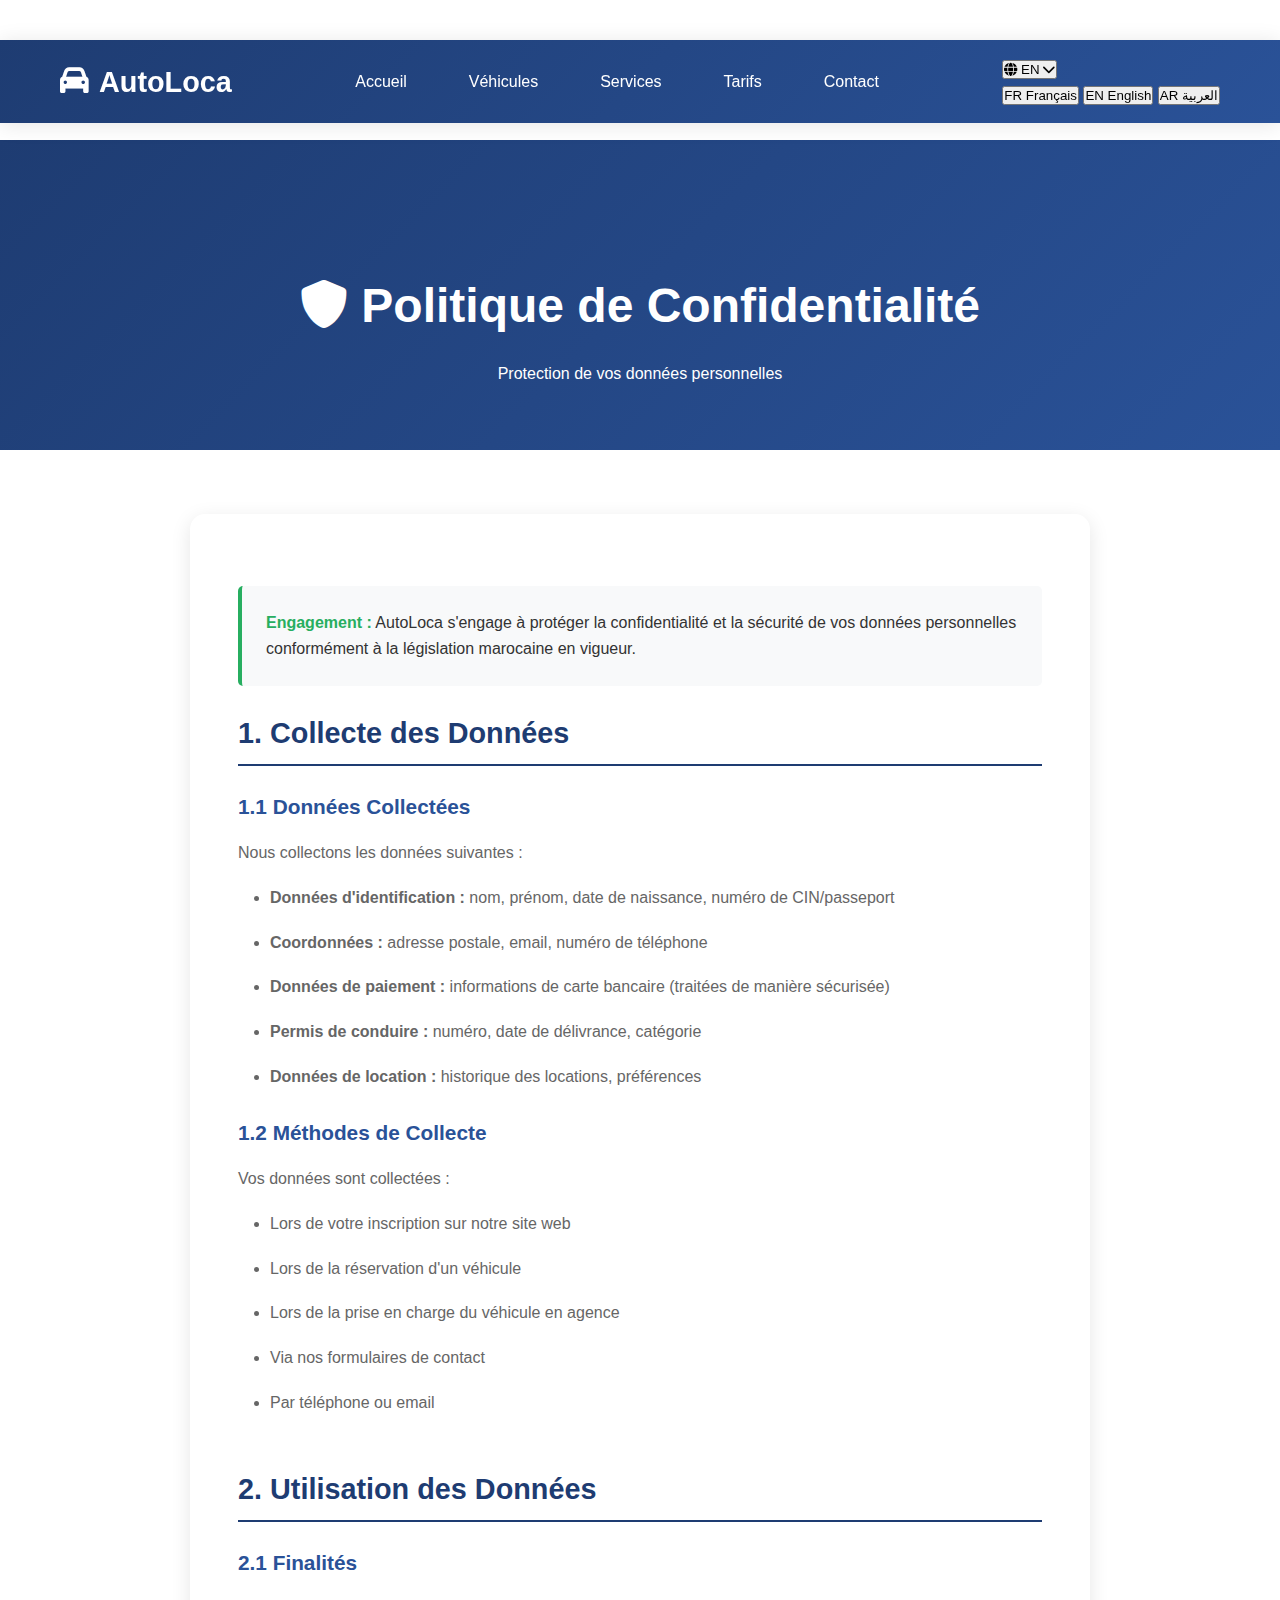
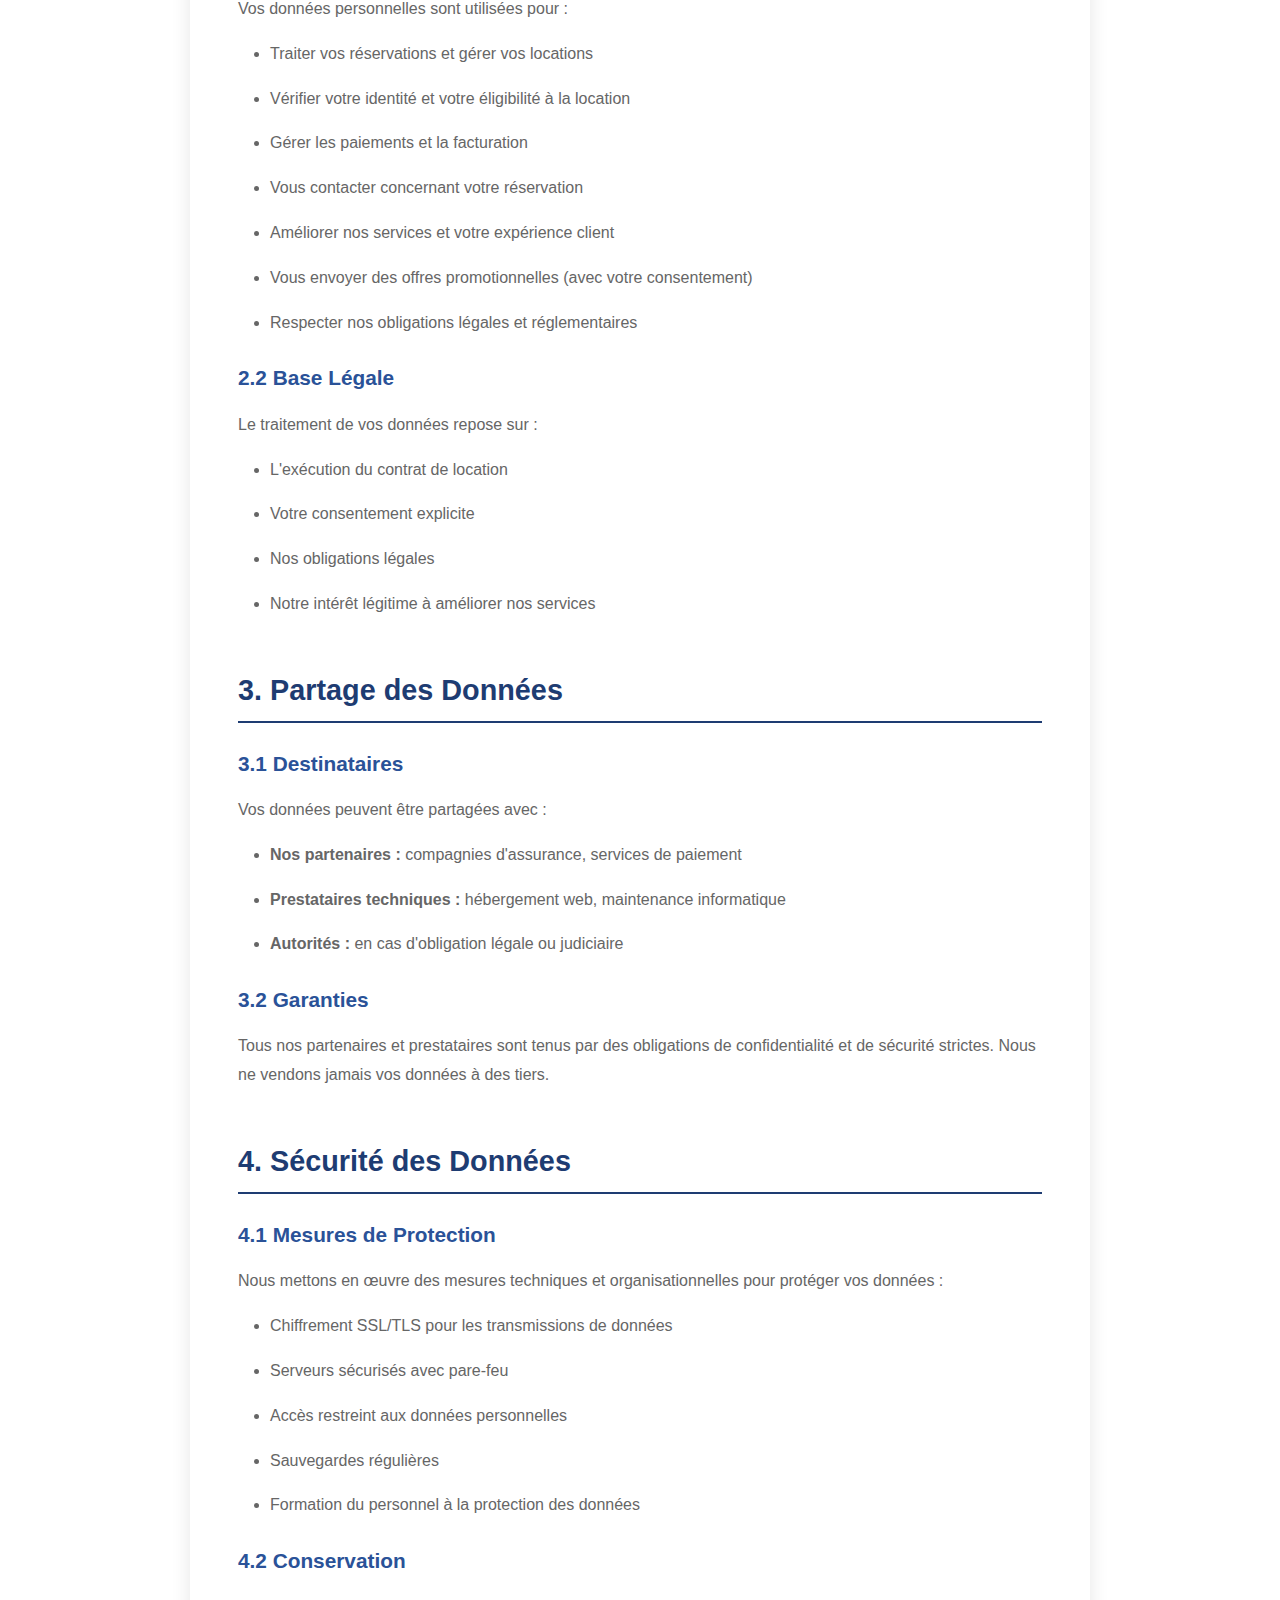
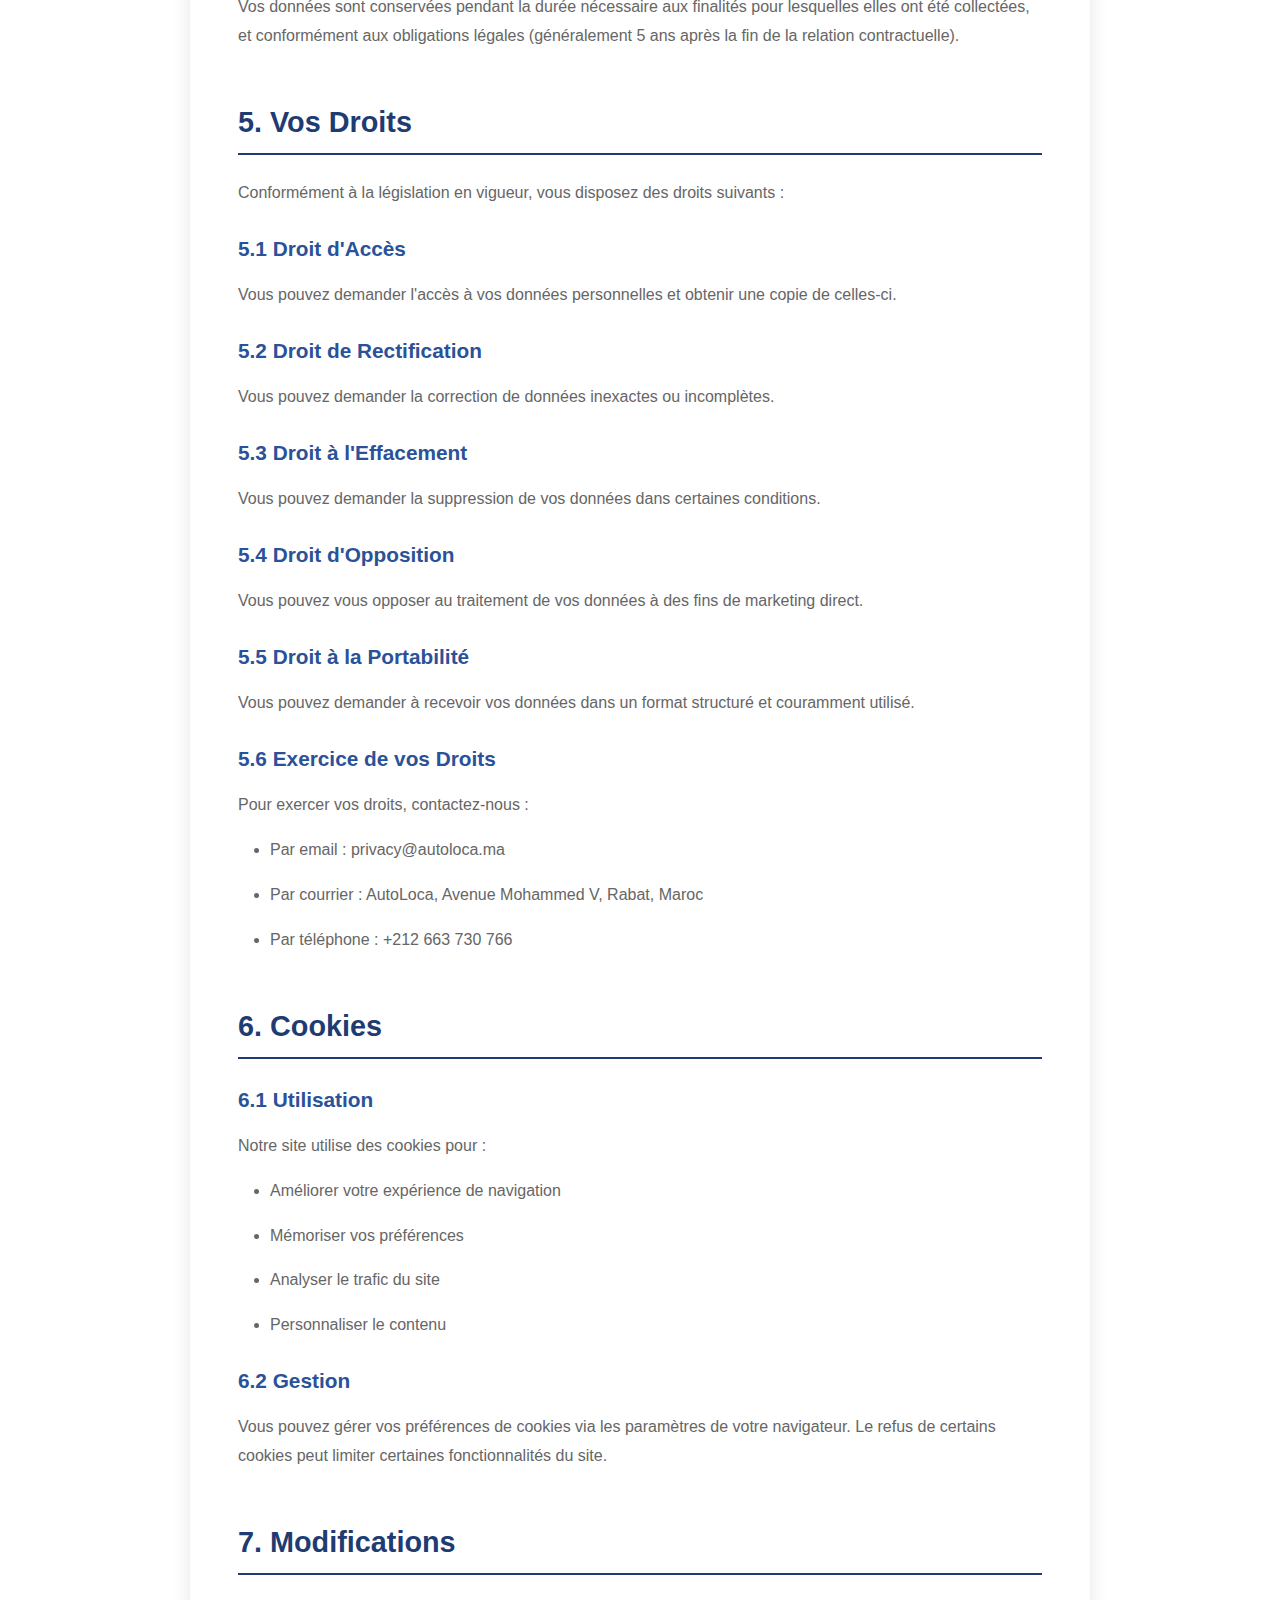
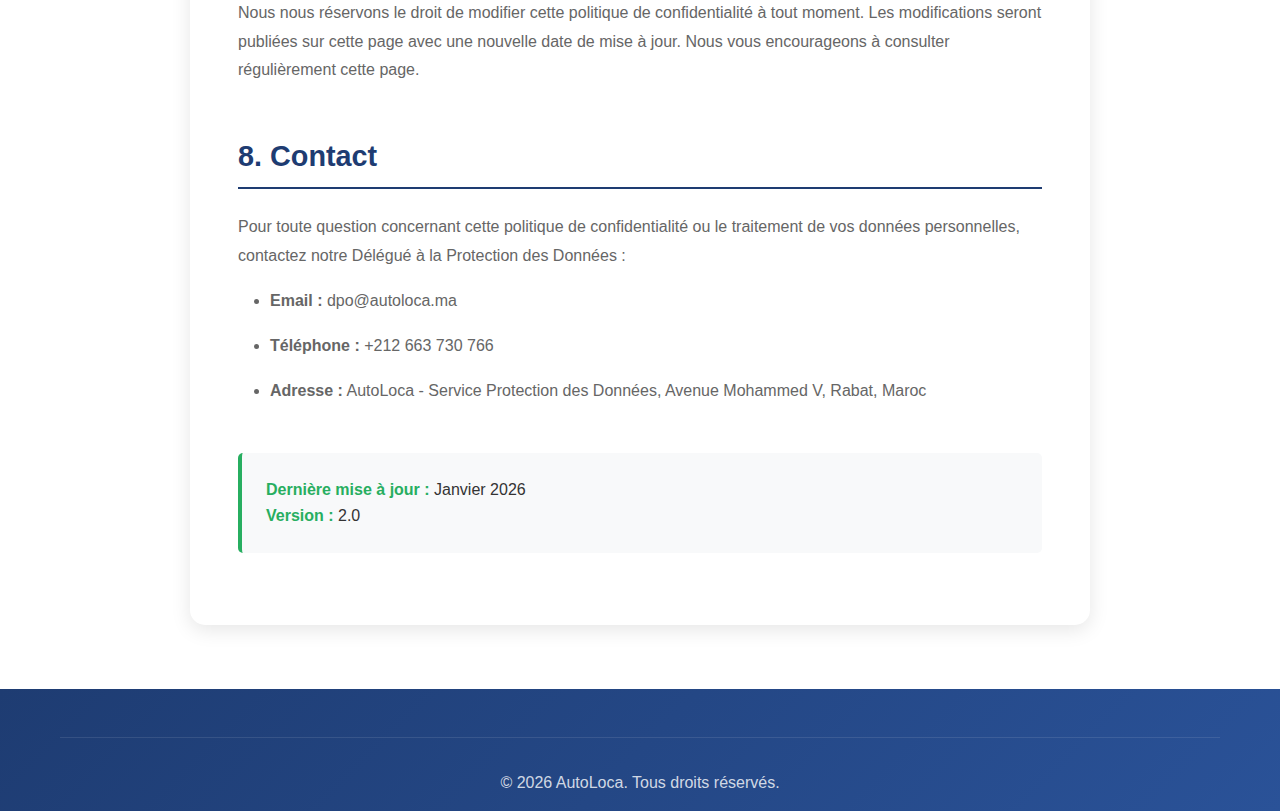
<file: pages/politique-confidentialite.html>
<!DOCTYPE html>
<html lang="fr">
<head>
    <meta charset="UTF-8">
    <meta name="viewport" content="width=device-width, initial-scale=1.0">
    <title>Politique de Confidentialité - AutoLoca</title>
    <link rel="stylesheet" href="../style.css">
    <link rel="stylesheet" href="https://cdnjs.cloudflare.com/ajax/libs/font-awesome/6.0.0/css/all.min.css">
    <style>
        .page-header {
            background: linear-gradient(135deg, #1e3c72 0%, #2a5298 100%);
            color: white;
            padding: 8rem 0 4rem;
            text-align: center;
            margin-top: 100px;
        }
        .page-header h1 {
            font-size: 3rem;
            margin-bottom: 1rem;
        }
        .content-section {
            padding: 4rem 0;
            background: white;
        }
        .privacy-container {
            max-width: 900px;
            margin: 0 auto;
            background: white;
            padding: 3rem;
            border-radius: 15px;
            box-shadow: 0 5px 20px rgba(0,0,0,0.1);
        }
        .privacy-section {
            margin-bottom: 3rem;
        }
        .privacy-section h2 {
            color: #1e3c72;
            font-size: 1.8rem;
            margin-bottom: 1.5rem;
            padding-bottom: 0.5rem;
            border-bottom: 2px solid #1e3c72;
        }
        .privacy-section h3 {
            color: #2a5298;
            font-size: 1.3rem;
            margin: 1.5rem 0 1rem;
        }
        .privacy-section p, .privacy-section li {
            color: #666;
            line-height: 1.8;
            margin-bottom: 1rem;
        }
        .privacy-section ul {
            margin-left: 2rem;
        }
        .highlight-box {
            background: #f8f9fa;
            border-left: 4px solid #27ae60;
            padding: 1.5rem;
            margin: 1.5rem 0;
            border-radius: 5px;
        }
        .highlight-box strong {
            color: #27ae60;
        }
    </style>
</head>
<body>
    <!-- Navigation -->
    <nav class="navbar">
        <div class="container">
            <div class="logo">
                <i class="fas fa-car"></i>
                <span>AutoLoca</span>
            </div>
            <ul class="nav-menu">
                <li><a href="../index.html">Accueil</a></li>
                <li><a href="../index.html#vehicules">Véhicules</a></li>
                <li><a href="../index.html#services">Services</a></li>
                <li><a href="../index.html#tarifs">Tarifs</a></li>
                <li><a href="../index.html#contact">Contact</a></li>
            </ul>
            <div class="language-selector">
                <button class="lang-dropdown-btn" id="langDropdownBtn">
                    <i class="fas fa-globe"></i>
                    <span id="currentLang">FR</span>
                    <i class="fas fa-chevron-down"></i>
                </button>
                <div class="lang-dropdown-menu" id="langDropdownMenu">
                    <button class="lang-option" data-lang="fr">
                        <span class="lang-code">FR</span>
                        <span class="lang-name">Français</span>
                    </button>
                    <button class="lang-option" data-lang="en">
                        <span class="lang-code">EN</span>
                        <span class="lang-name">English</span>
                    </button>
                    <button class="lang-option" data-lang="ar">
                        <span class="lang-code">AR</span>
                        <span class="lang-name">العربية</span>
                    </button>
                </div>
            </div>
        </div>
    </nav>

    <!-- Page Header -->
    <section class="page-header">
        <div class="container">
            <h1><i class="fas fa-shield-alt"></i> Politique de Confidentialité</h1>
            <p>Protection de vos données personnelles</p>
        </div>
    </section>

    <!-- Content Section -->
    <section class="content-section">
        <div class="container">
            <div class="privacy-container">
                <div class="highlight-box">
                    <strong>Engagement :</strong> AutoLoca s'engage à protéger la confidentialité et la sécurité de vos données personnelles conformément à la législation marocaine en vigueur.
                </div>

                <div class="privacy-section">
                    <h2>1. Collecte des Données</h2>
                    
                    <h3>1.1 Données Collectées</h3>
                    <p>Nous collectons les données suivantes :</p>
                    <ul>
                        <li><strong>Données d'identification :</strong> nom, prénom, date de naissance, numéro de CIN/passeport</li>
                        <li><strong>Coordonnées :</strong> adresse postale, email, numéro de téléphone</li>
                        <li><strong>Données de paiement :</strong> informations de carte bancaire (traitées de manière sécurisée)</li>
                        <li><strong>Permis de conduire :</strong> numéro, date de délivrance, catégorie</li>
                        <li><strong>Données de location :</strong> historique des locations, préférences</li>
                    </ul>

                    <h3>1.2 Méthodes de Collecte</h3>
                    <p>Vos données sont collectées :</p>
                    <ul>
                        <li>Lors de votre inscription sur notre site web</li>
                        <li>Lors de la réservation d'un véhicule</li>
                        <li>Lors de la prise en charge du véhicule en agence</li>
                        <li>Via nos formulaires de contact</li>
                        <li>Par téléphone ou email</li>
                    </ul>
                </div>

                <div class="privacy-section">
                    <h2>2. Utilisation des Données</h2>
                    
                    <h3>2.1 Finalités</h3>
                    <p>Vos données personnelles sont utilisées pour :</p>
                    <ul>
                        <li>Traiter vos réservations et gérer vos locations</li>
                        <li>Vérifier votre identité et votre éligibilité à la location</li>
                        <li>Gérer les paiements et la facturation</li>
                        <li>Vous contacter concernant votre réservation</li>
                        <li>Améliorer nos services et votre expérience client</li>
                        <li>Vous envoyer des offres promotionnelles (avec votre consentement)</li>
                        <li>Respecter nos obligations légales et réglementaires</li>
                    </ul>

                    <h3>2.2 Base Légale</h3>
                    <p>Le traitement de vos données repose sur :</p>
                    <ul>
                        <li>L'exécution du contrat de location</li>
                        <li>Votre consentement explicite</li>
                        <li>Nos obligations légales</li>
                        <li>Notre intérêt légitime à améliorer nos services</li>
                    </ul>
                </div>

                <div class="privacy-section">
                    <h2>3. Partage des Données</h2>
                    
                    <h3>3.1 Destinataires</h3>
                    <p>Vos données peuvent être partagées avec :</p>
                    <ul>
                        <li><strong>Nos partenaires :</strong> compagnies d'assurance, services de paiement</li>
                        <li><strong>Prestataires techniques :</strong> hébergement web, maintenance informatique</li>
                        <li><strong>Autorités :</strong> en cas d'obligation légale ou judiciaire</li>
                    </ul>

                    <h3>3.2 Garanties</h3>
                    <p>Tous nos partenaires et prestataires sont tenus par des obligations de confidentialité et de sécurité strictes. Nous ne vendons jamais vos données à des tiers.</p>
                </div>

                <div class="privacy-section">
                    <h2>4. Sécurité des Données</h2>
                    
                    <h3>4.1 Mesures de Protection</h3>
                    <p>Nous mettons en œuvre des mesures techniques et organisationnelles pour protéger vos données :</p>
                    <ul>
                        <li>Chiffrement SSL/TLS pour les transmissions de données</li>
                        <li>Serveurs sécurisés avec pare-feu</li>
                        <li>Accès restreint aux données personnelles</li>
                        <li>Sauvegardes régulières</li>
                        <li>Formation du personnel à la protection des données</li>
                    </ul>

                    <h3>4.2 Conservation</h3>
                    <p>Vos données sont conservées pendant la durée nécessaire aux finalités pour lesquelles elles ont été collectées, et conformément aux obligations légales (généralement 5 ans après la fin de la relation contractuelle).</p>
                </div>

                <div class="privacy-section">
                    <h2>5. Vos Droits</h2>
                    
                    <p>Conformément à la législation en vigueur, vous disposez des droits suivants :</p>
                    
                    <h3>5.1 Droit d'Accès</h3>
                    <p>Vous pouvez demander l'accès à vos données personnelles et obtenir une copie de celles-ci.</p>

                    <h3>5.2 Droit de Rectification</h3>
                    <p>Vous pouvez demander la correction de données inexactes ou incomplètes.</p>

                    <h3>5.3 Droit à l'Effacement</h3>
                    <p>Vous pouvez demander la suppression de vos données dans certaines conditions.</p>

                    <h3>5.4 Droit d'Opposition</h3>
                    <p>Vous pouvez vous opposer au traitement de vos données à des fins de marketing direct.</p>

                    <h3>5.5 Droit à la Portabilité</h3>
                    <p>Vous pouvez demander à recevoir vos données dans un format structuré et couramment utilisé.</p>

                    <h3>5.6 Exercice de vos Droits</h3>
                    <p>Pour exercer vos droits, contactez-nous :</p>
                    <ul>
                        <li>Par email : privacy@autoloca.ma</li>
                        <li>Par courrier : AutoLoca, Avenue Mohammed V, Rabat, Maroc</li>
                        <li>Par téléphone : +212 663 730 766</li>
                    </ul>
                </div>

                <div class="privacy-section">
                    <h2>6. Cookies</h2>
                    
                    <h3>6.1 Utilisation</h3>
                    <p>Notre site utilise des cookies pour :</p>
                    <ul>
                        <li>Améliorer votre expérience de navigation</li>
                        <li>Mémoriser vos préférences</li>
                        <li>Analyser le trafic du site</li>
                        <li>Personnaliser le contenu</li>
                    </ul>

                    <h3>6.2 Gestion</h3>
                    <p>Vous pouvez gérer vos préférences de cookies via les paramètres de votre navigateur. Le refus de certains cookies peut limiter certaines fonctionnalités du site.</p>
                </div>

                <div class="privacy-section">
                    <h2>7. Modifications</h2>
                    <p>Nous nous réservons le droit de modifier cette politique de confidentialité à tout moment. Les modifications seront publiées sur cette page avec une nouvelle date de mise à jour. Nous vous encourageons à consulter régulièrement cette page.</p>
                </div>

                <div class="privacy-section">
                    <h2>8. Contact</h2>
                    <p>Pour toute question concernant cette politique de confidentialité ou le traitement de vos données personnelles, contactez notre Délégué à la Protection des Données :</p>
                    <ul>
                        <li><strong>Email :</strong> dpo@autoloca.ma</li>
                        <li><strong>Téléphone :</strong> +212 663 730 766</li>
                        <li><strong>Adresse :</strong> AutoLoca - Service Protection des Données, Avenue Mohammed V, Rabat, Maroc</li>
                    </ul>
                </div>

                <div class="highlight-box">
                    <strong>Dernière mise à jour :</strong> Janvier 2026<br>
                    <strong>Version :</strong> 2.0
                </div>
            </div>
        </div>
    </section>

    <!-- Footer -->
    <footer class="footer">
        <div class="container">
            <div class="footer-bottom">
                <p>&copy; 2026 AutoLoca. Tous droits réservés.</p>
            </div>
        </div>
    </footer>

    <!-- Load translations first -->
    <script src="../translation/translations.js"></script>
    <!-- Then load i18n system -->
    <script src="../translation/i18n.js"></script>
    <!-- Finally load main script -->
    <script src="../script.js"></script>
</body>
</html>
</file>
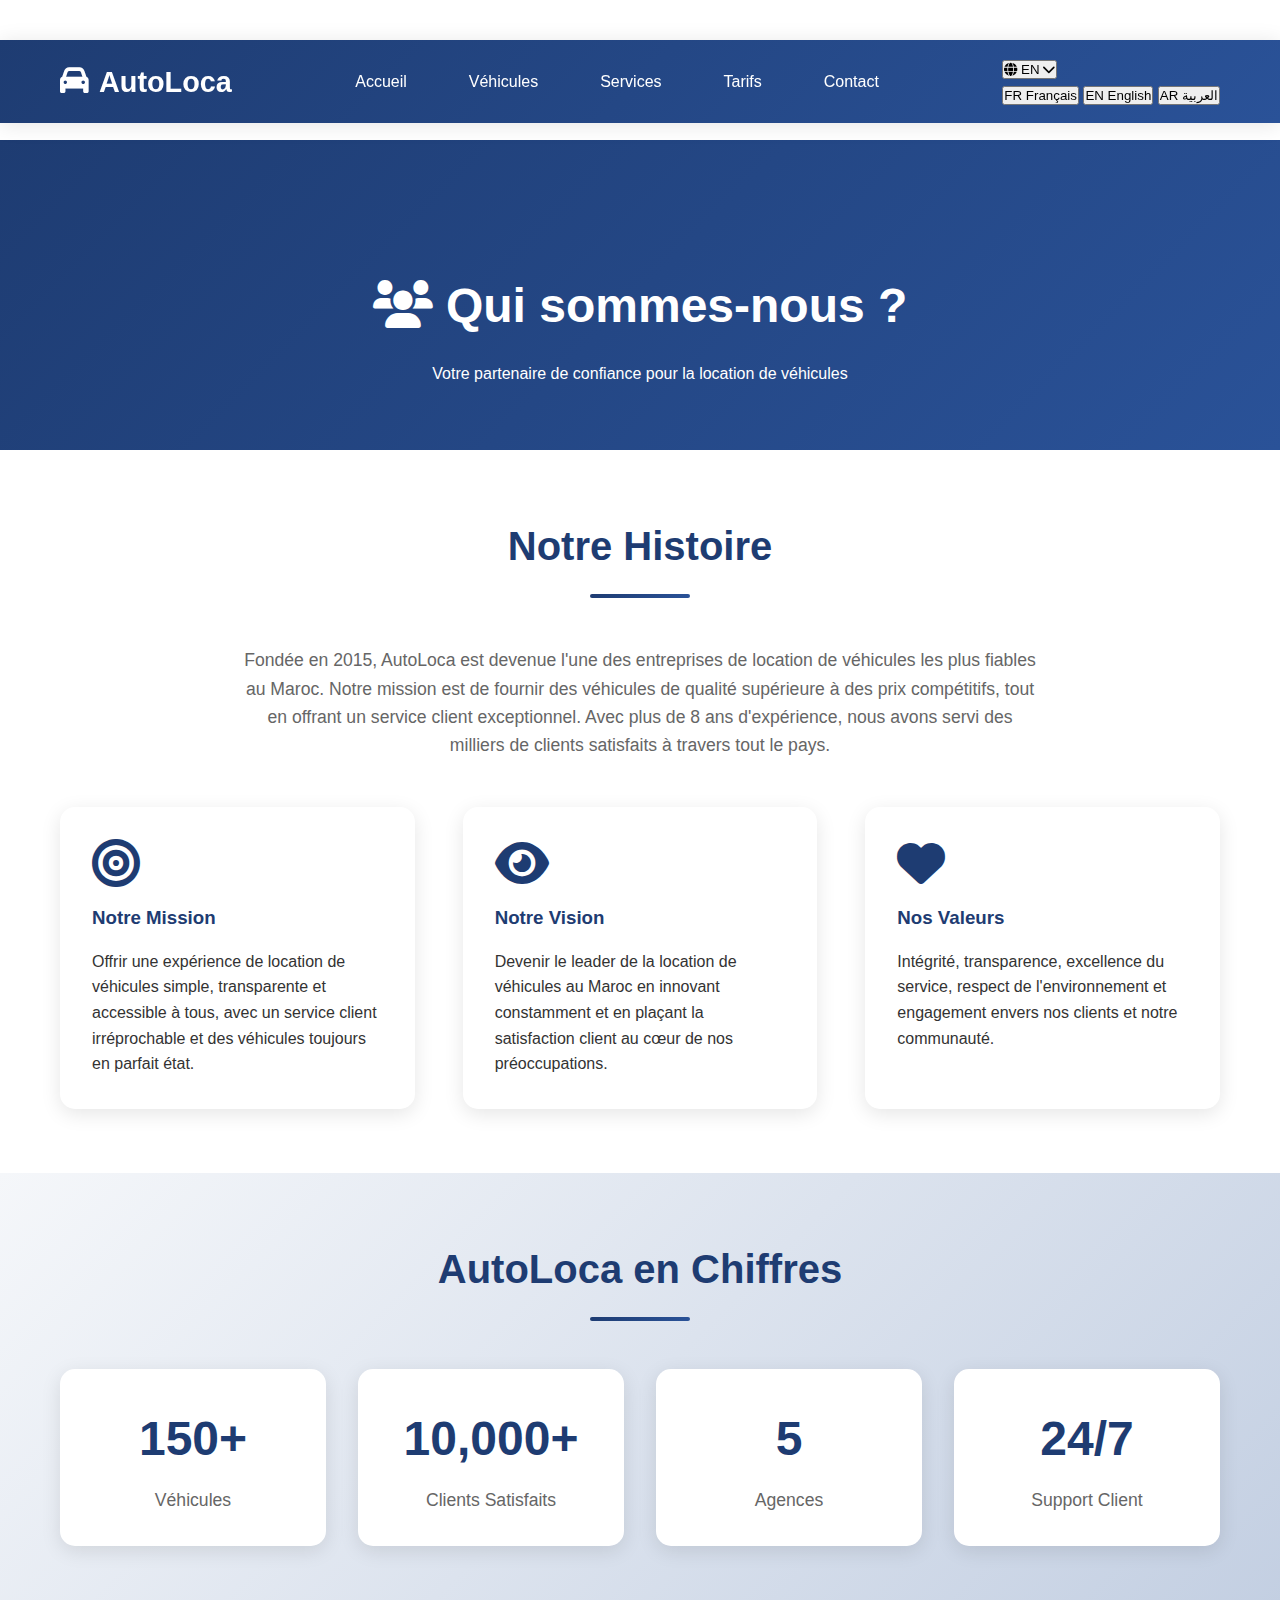
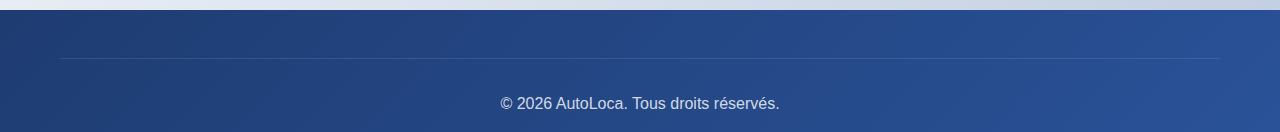
<file: pages/qui-sommes-nous.html>
<!DOCTYPE html>
<html lang="fr">
<head>
    <meta charset="UTF-8">
    <meta name="viewport" content="width=device-width, initial-scale=1.0">
    <title>Qui sommes-nous - AutoLoca</title>
    <link rel="stylesheet" href="../style.css">
    <link rel="stylesheet" href="https://cdnjs.cloudflare.com/ajax/libs/font-awesome/6.0.0/css/all.min.css">
    <style>
        .page-header {
            background: linear-gradient(135deg, #1e3c72 0%, #2a5298 100%);
            color: white;
            padding: 8rem 0 4rem;
            text-align: center;
            margin-top: 100px;
        }
        .page-header h1 {
            font-size: 3rem;
            margin-bottom: 1rem;
        }
        .content-section {
            padding: 4rem 0;
        }
        .about-grid {
            display: grid;
            grid-template-columns: repeat(auto-fit, minmax(300px, 1fr));
            gap: 3rem;
            margin-top: 3rem;
        }
        .about-card {
            background: white;
            padding: 2rem;
            border-radius: 15px;
            box-shadow: 0 5px 20px rgba(0,0,0,0.1);
            transition: transform 0.3s ease;
        }
        .about-card:hover {
            transform: translateY(-10px);
        }
        .about-card i {
            font-size: 3rem;
            color: #1e3c72;
            margin-bottom: 1rem;
        }
        .about-card h3 {
            color: #1e3c72;
            margin-bottom: 1rem;
        }
        .stats-section {
            background: linear-gradient(135deg, #f5f7fa 0%, #c3cfe2 100%);
            padding: 4rem 0;
        }
        .stats-grid {
            display: grid;
            grid-template-columns: repeat(auto-fit, minmax(200px, 1fr));
            gap: 2rem;
            text-align: center;
        }
        .stat-card {
            background: white;
            padding: 2rem;
            border-radius: 15px;
            box-shadow: 0 5px 20px rgba(0,0,0,0.1);
        }
        .stat-number {
            font-size: 3rem;
            font-weight: bold;
            color: #1e3c72;
            margin-bottom: 0.5rem;
        }
        .stat-label {
            color: #666;
            font-size: 1.1rem;
        }
    </style>
</head>
<body>
    <!-- Navigation -->
    <nav class="navbar">
        <div class="container">
            <div class="logo">
                <i class="fas fa-car"></i>
                <span>AutoLoca</span>
            </div>
            <ul class="nav-menu">
                <li><a href="../index.html">Accueil</a></li>
                <li><a href="../index.html#vehicules">Véhicules</a></li>
                <li><a href="../index.html#services">Services</a></li>
                <li><a href="../index.html#tarifs">Tarifs</a></li>
                <li><a href="../index.html#contact">Contact</a></li>
            </ul>
            <div class="language-selector">
                <button class="lang-dropdown-btn" id="langDropdownBtn">
                    <i class="fas fa-globe"></i>
                    <span id="currentLang">FR</span>
                    <i class="fas fa-chevron-down"></i>
                </button>
                <div class="lang-dropdown-menu" id="langDropdownMenu">
                    <button class="lang-option" data-lang="fr">
                        <span class="lang-code">FR</span>
                        <span class="lang-name">Français</span>
                    </button>
                    <button class="lang-option" data-lang="en">
                        <span class="lang-code">EN</span>
                        <span class="lang-name">English</span>
                    </button>
                    <button class="lang-option" data-lang="ar">
                        <span class="lang-code">AR</span>
                        <span class="lang-name">العربية</span>
                    </button>
                </div>
            </div>
        </div>
    </nav>

    <!-- Page Header -->
    <section class="page-header">
        <div class="container">
            <h1><i class="fas fa-users"></i> Qui sommes-nous ?</h1>
            <p>Votre partenaire de confiance pour la location de véhicules</p>
        </div>
    </section>

    <!-- Content Section -->
    <section class="content-section">
        <div class="container">
            <h2 class="section-title">Notre Histoire</h2>
            <p style="text-align: center; max-width: 800px; margin: 0 auto 3rem; font-size: 1.1rem; color: #666;">
                Fondée en 2015, AutoLoca est devenue l'une des entreprises de location de véhicules les plus fiables au Maroc. 
                Notre mission est de fournir des véhicules de qualité supérieure à des prix compétitifs, tout en offrant 
                un service client exceptionnel. Avec plus de 8 ans d'expérience, nous avons servi des milliers de clients 
                satisfaits à travers tout le pays.
            </p>

            <div class="about-grid">
                <div class="about-card">
                    <i class="fas fa-bullseye"></i>
                    <h3>Notre Mission</h3>
                    <p>Offrir une expérience de location de véhicules simple, transparente et accessible à tous, 
                    avec un service client irréprochable et des véhicules toujours en parfait état.</p>
                </div>

                <div class="about-card">
                    <i class="fas fa-eye"></i>
                    <h3>Notre Vision</h3>
                    <p>Devenir le leader de la location de véhicules au Maroc en innovant constamment et en 
                    plaçant la satisfaction client au cœur de nos préoccupations.</p>
                </div>

                <div class="about-card">
                    <i class="fas fa-heart"></i>
                    <h3>Nos Valeurs</h3>
                    <p>Intégrité, transparence, excellence du service, respect de l'environnement et engagement 
                    envers nos clients et notre communauté.</p>
                </div>
            </div>
        </div>
    </section>

    <!-- Stats Section -->
    <section class="stats-section">
        <div class="container">
            <h2 class="section-title">AutoLoca en Chiffres</h2>
            <div class="stats-grid">
                <div class="stat-card">
                    <div class="stat-number">150+</div>
                    <div class="stat-label">Véhicules</div>
                </div>
                <div class="stat-card">
                    <div class="stat-number">10,000+</div>
                    <div class="stat-label">Clients Satisfaits</div>
                </div>
                <div class="stat-card">
                    <div class="stat-number">5</div>
                    <div class="stat-label">Agences</div>
                </div>
                <div class="stat-card">
                    <div class="stat-number">24/7</div>
                    <div class="stat-label">Support Client</div>
                </div>
            </div>
        </div>
    </section>

    <!-- Footer -->
    <footer class="footer">
        <div class="container">
            <div class="footer-bottom">
                <p>&copy; 2026 AutoLoca. Tous droits réservés.</p>
            </div>
        </div>
    </footer>

    <!-- Load translations first -->
    <script src="../translation/translations.js"></script>
    <!-- Then load i18n system -->
    <script src="../translation/i18n.js"></script>
    <!-- Finally load main script -->
    <script src="../script.js"></script>
</body>
</html>
</file>
<file: style.css>
/* Reset et styles de base */
* {
    margin: 0;
    padding: 0;
    box-sizing: border-box;
}

body {
    font-family: 'Segoe UI', Tahoma, Geneva, Verdana, sans-serif;
    line-height: 1.6;
    color: #333;
    overflow-x: hidden;
}

.container {
    max-width: 1200px;
    margin: 0 auto;
    padding: 0 20px;
}

/* Bannière Prototype */
.prototype-banner {
    position: fixed;
    top: 0;
    left: 0;
    width: 100%;
    background: linear-gradient(135deg, #e74c3c 0%, #c0392b 100%);
    color: white;
    text-align: center;
    padding: 10px 20px;
    font-size: 0.9rem;
    font-weight: 600;
    z-index: 10000;
    box-shadow: 0 2px 10px rgba(0, 0, 0, 0.2);
    animation: slideDownBanner 0.5s ease-out;
}

@keyframes slideDownBanner {
    from {
        transform: translateY(-100%);
        opacity: 0;
    }
    to {
        transform: translateY(0);
        opacity: 1;
    }
}

.prototype-banner i {
    margin-right: 8px;
    animation: warningPulse 2s ease-in-out infinite;
}

@keyframes warningPulse {
    0%, 100% {
        opacity: 1;
        transform: scale(1);
    }
    50% {
        opacity: 0.7;
        transform: scale(1.1);
    }
}

/* Ajustement du body pour la bannière */
body {
    padding-top: 40px;
}

/* Navigation */
.navbar {
    background: linear-gradient(135deg, #1e3c72 0%, #2a5298 100%);
    padding: 1rem 0;
    position: fixed;
    width: 100%;
    top: 40px;
    z-index: 1000;
    box-shadow: 0 2px 20px rgba(0,0,0,0.1);
    animation: slideDown 0.5s ease-out;
}

@keyframes slideDown {
    from {
        transform: translateY(-100%);
        opacity: 0;
    }
    to {
        transform: translateY(0);
        opacity: 1;
    }
}

.navbar .container {
    display: flex;
    justify-content: space-between;
    align-items: center;
}

.logo {
    display: flex;
    align-items: center;
    color: white;
    font-size: 1.8rem;
    font-weight: bold;
    gap: 10px;
    transition: transform 0.3s ease;
}

.logo:hover {
    transform: scale(1.05);
}

.logo i {
    animation: bounce 2s infinite;
}

@keyframes bounce {
    0%, 100% {
        transform: translateY(0);
    }
    50% {
        transform: translateY(-10px);
    }
}

.nav-menu {
    display: flex;
    list-style: none;
    gap: 2rem;
}

.nav-menu li a {
    color: white;
    text-decoration: none;
    font-weight: 500;
    transition: all 0.3s ease;
    padding: 8px 15px;
    border-radius: 5px;
    position: relative;
}

.nav-menu li a::after {
    content: '';
    position: absolute;
    bottom: 0;
    left: 50%;
    width: 0;
    height: 2px;
    background: #fff;
    transition: all 0.3s ease;
    transform: translateX(-50%);
}

.nav-menu li a:hover::after {
    width: 80%;
}

.nav-menu li a:hover {
    background: rgba(255,255,255,0.1);
    transform: translateY(-2px);
}

.btn-login {
    background: white;
    color: #1e3c72;
    padding: 10px 25px;
    border-radius: 25px;
    text-decoration: none;
    font-weight: 600;
    transition: all 0.3s ease;
    box-shadow: 0 4px 15px rgba(0,0,0,0.2);
}

.btn-login:hover {
    transform: translateY(-3px);
    box-shadow: 0 6px 20px rgba(0,0,0,0.3);
    background: #f8f9fa;
}

/* Hero Section */
.hero {
    background: linear-gradient(135deg, rgba(30,60,114,0.9) 0%, rgba(42,82,152,0.9) 100%),
                url('https://images.unsplash.com/photo-1449965408869-eaa3f722e40d?w=1920') center/cover;
    min-height: 100vh;
    display: flex;
    align-items: center;
    justify-content: center;
    padding-top: 140px;
    position: relative;
    overflow: hidden;
}

.hero::before {
    content: '';
    position: absolute;
    top: 0;
    left: 0;
    right: 0;
    bottom: 0;
    background: linear-gradient(45deg, transparent 30%, rgba(255,255,255,0.03) 50%, transparent 70%);
    animation: shine 3s infinite;
}

@keyframes shine {
    0% {
        transform: translateX(-100%);
    }
    100% {
        transform: translateX(100%);
    }
}

.hero-overlay {
    width: 100%;
    position: relative;
    z-index: 1;
}

.hero-content {
    text-align: center;
    color: white;
    animation: fadeInUp 1s ease-out;
}

@keyframes fadeInUp {
    from {
        opacity: 0;
        transform: translateY(30px);
    }
    to {
        opacity: 1;
        transform: translateY(0);
    }
}

.hero-content h1 {
    font-size: 3.5rem;
    margin-bottom: 1rem;
    text-shadow: 2px 2px 4px rgba(0,0,0,0.3);
    animation: fadeInUp 1s ease-out 0.2s backwards;
}

.hero-content p {
    font-size: 1.5rem;
    margin-bottom: 2rem;
    animation: fadeInUp 1s ease-out 0.4s backwards;
}

/* Search Box */
.search-box {
    background: white;
    padding: 2rem;
    border-radius: 15px;
    box-shadow: 0 10px 40px rgba(0,0,0,0.2);
    max-width: 900px;
    margin: 0 auto;
    animation: fadeInUp 1s ease-out 0.6s backwards;
    transition: transform 0.3s ease;
}

.search-box:hover {
    transform: translateY(-5px);
    box-shadow: 0 15px 50px rgba(0,0,0,0.3);
}

.search-box h3 {
    color: #1e3c72;
    margin-bottom: 1.5rem;
    font-size: 1.8rem;
}

.form-row {
    display: grid;
    grid-template-columns: repeat(auto-fit, minmax(200px, 1fr));
    gap: 1rem;
    margin-bottom: 1.5rem;
}

.form-group {
    display: flex;
    flex-direction: column;
}

.form-group label {
    color: #555;
    margin-bottom: 0.5rem;
    font-weight: 600;
    display: flex;
    align-items: center;
    gap: 5px;
}

.form-group label i {
    color: #1e3c72;
}

.form-group input,
.form-group select {
    padding: 12px;
    border: 2px solid #e0e0e0;
    border-radius: 8px;
    font-size: 1rem;
    transition: all 0.3s ease;
}

.form-group input:focus,
.form-group select:focus {
    outline: none;
    border-color: #1e3c72;
    box-shadow: 0 0 0 3px rgba(30,60,114,0.1);
    transform: scale(1.02);
}

.btn-search {
    background: linear-gradient(135deg, #1e3c72 0%, #2a5298 100%);
    color: white;
    padding: 15px 40px;
    border: none;
    border-radius: 8px;
    font-size: 1.1rem;
    font-weight: 600;
    cursor: pointer;
    transition: all 0.3s ease;
    box-shadow: 0 4px 15px rgba(30,60,114,0.3);
}

.btn-search:hover {
    transform: translateY(-3px);
    box-shadow: 0 6px 20px rgba(30,60,114,0.4);
}

.btn-search:active {
    transform: translateY(-1px);
}

/* Services Section */
.services {
    padding: 5rem 0;
    background: linear-gradient(135deg, #f5f7fa 0%, #c3cfe2 100%);
    position: relative;
}

.section-title {
    text-align: center;
    font-size: 2.5rem;
    color: #1e3c72;
    margin-bottom: 3rem;
    position: relative;
    animation: fadeInUp 1s ease-out;
}

.section-title::after {
    content: '';
    display: block;
    width: 100px;
    height: 4px;
    background: linear-gradient(135deg, #1e3c72 0%, #2a5298 100%);
    margin: 1rem auto;
    border-radius: 2px;
    animation: expandWidth 1s ease-out;
}

@keyframes expandWidth {
    from {
        width: 0;
    }
    to {
        width: 100px;
    }
}

.services-grid {
    display: grid;
    grid-template-columns: repeat(auto-fit, minmax(250px, 1fr));
    gap: 2rem;
}

.service-card {
    background: white;
    padding: 2rem;
    border-radius: 15px;
    text-align: center;
    box-shadow: 0 5px 20px rgba(0,0,0,0.1);
    transition: all 0.4s ease;
    opacity: 0;
    transform: translateY(30px);
    animation: fadeInUp 0.6s ease-out forwards;
}

.service-card:nth-child(1) { animation-delay: 0.1s; }
.service-card:nth-child(2) { animation-delay: 0.2s; }
.service-card:nth-child(3) { animation-delay: 0.3s; }
.service-card:nth-child(4) { animation-delay: 0.4s; }

.service-card:hover {
    transform: translateY(-10px) scale(1.03);
    box-shadow: 0 15px 40px rgba(0,0,0,0.2);
}

.service-icon {
    width: 80px;
    height: 80px;
    background: linear-gradient(135deg, #1e3c72 0%, #2a5298 100%);
    border-radius: 50%;
    display: flex;
    align-items: center;
    justify-content: center;
    margin: 0 auto 1.5rem;
    transition: all 0.4s ease;
}

.service-card:hover .service-icon {
    transform: rotateY(360deg);
    box-shadow: 0 10px 30px rgba(30,60,114,0.4);
}

.service-icon i {
    font-size: 2rem;
    color: white;
}

.service-card h3 {
    color: #1e3c72;
    margin-bottom: 1rem;
    font-size: 1.5rem;
}

.service-card p {
    color: #666;
}

/* Vehicles Section */
.vehicles {
    padding: 5rem 0;
    background: white;
}

.vehicles-grid {
    display: grid;
    grid-template-columns: repeat(auto-fill, minmax(300px, 1fr));
    gap: 2rem;
}

.vehicle-card {
    background: white;
    border-radius: 15px;
    overflow: hidden;
    box-shadow: 0 5px 20px rgba(0,0,0,0.1);
    transition: all 0.4s ease;
    position: relative;
    opacity: 0;
    transform: translateY(30px);
    animation: fadeInUp 0.6s ease-out forwards;
}

.vehicle-card:nth-child(1) { animation-delay: 0.1s; }
.vehicle-card:nth-child(2) { animation-delay: 0.2s; }
.vehicle-card:nth-child(3) { animation-delay: 0.3s; }
.vehicle-card:nth-child(4) { animation-delay: 0.4s; }
.vehicle-card:nth-child(5) { animation-delay: 0.5s; }
.vehicle-card:nth-child(6) { animation-delay: 0.6s; }
.vehicle-card:nth-child(7) { animation-delay: 0.7s; }

.vehicle-card:hover {
    transform: translateY(-10px);
    box-shadow: 0 15px 40px rgba(0,0,0,0.2);
}

.vehicle-badge {
    position: absolute;
    top: 15px;
    right: 15px;
    background: #e74c3c;
    color: white;
    padding: 8px 15px;
    border-radius: 20px;
    font-weight: 600;
    font-size: 0.9rem;
    z-index: 10;
    animation: pulse 2s infinite;
}

.available-badge {
    position: absolute;
    top: 15px;
    left: 15px;
    background: #27ae60;
    color: white;
    padding: 8px 15px;
    border-radius: 20px;
    font-weight: 600;
    font-size: 0.9rem;
    z-index: 10;
    animation: slideInLeft 0.5s ease-out;
    box-shadow: 0 4px 15px rgba(39, 174, 96, 0.4);
}

@keyframes slideInLeft {
    from {
        transform: translateX(-100%);
        opacity: 0;
    }
    to {
        transform: translateX(0);
        opacity: 1;
    }
}

@keyframes pulse {
    0%, 100% {
        transform: scale(1);
    }
    50% {
        transform: scale(1.05);
    }
}

.vehicle-image {
    width: 100%;
    height: 200px;
    background: linear-gradient(135deg, #667eea 0%, #764ba2 100%);
    display: flex;
    align-items: center;
    justify-content: center;
    overflow: hidden;
    position: relative;
}

.vehicle-image img {
    width: 100%;
    height: 100%;
    object-fit: cover;
    transition: transform 0.5s ease;
}

.vehicle-card:hover .vehicle-image img {
    transform: scale(1.1) rotate(2deg);
}

.vehicle-image i {
    font-size: 80px;
    color: rgba(255,255,255,0.3);
    transition: transform 0.5s ease;
}

.vehicle-card:hover .vehicle-image i {
    transform: scale(1.2) rotate(5deg);
}

.vehicle-info {
    padding: 1.5rem;
}

.vehicle-info h3 {
    color: #1e3c72;
    margin-bottom: 0.5rem;
    font-size: 1.5rem;
}

.vehicle-category {
    color: #2a5298;
    font-weight: 600;
    margin-bottom: 1rem;
    font-size: 0.9rem;
}

.vehicle-features {
    display: flex;
    justify-content: space-between;
    margin-bottom: 1rem;
    padding-bottom: 1rem;
    border-bottom: 1px solid #e0e0e0;
}

.vehicle-features span {
    font-size: 0.85rem;
    color: #666;
    display: flex;
    align-items: center;
    gap: 5px;
}

.vehicle-features i {
    color: #1e3c72;
}

.vehicle-specs {
    display: flex;
    gap: 1rem;
    margin-bottom: 1rem;
}

.vehicle-specs span {
    font-size: 0.85rem;
    color: #666;
    display: flex;
    align-items: center;
    gap: 5px;
}

.vehicle-specs i {
    color: #2a5298;
}

.vehicle-price {
    display: flex;
    justify-content: space-between;
    align-items: center;
    margin-top: 1.5rem;
}

.price {
    font-size: 2rem;
    font-weight: bold;
    color: #1e3c72;
}

.price small {
    font-size: 1rem;
    color: #666;
}

.btn-reserve {
    background: linear-gradient(135deg, #1e3c72 0%, #2a5298 100%);
    color: white;
    padding: 12px 30px;
    border: none;
    border-radius: 25px;
    font-weight: 600;
    cursor: pointer;
    transition: all 0.3s ease;
    box-shadow: 0 4px 15px rgba(30,60,114,0.3);
}

.btn-reserve:hover {
    transform: translateY(-3px);
    box-shadow: 0 6px 20px rgba(30,60,114,0.4);
}

.btn-reserve:active {
    transform: translateY(-1px);
}

/* Pricing Section */
.pricing {
    padding: 5rem 0;
    background: linear-gradient(135deg, #f5f7fa 0%, #c3cfe2 100%);
}

.pricing-grid {
    display: grid;
    grid-template-columns: repeat(auto-fit, minmax(300px, 1fr));
    gap: 2rem;
    max-width: 1000px;
    margin: 0 auto;
}

.pricing-card {
    background: white;
    padding: 2.5rem;
    border-radius: 15px;
    box-shadow: 0 5px 20px rgba(0,0,0,0.1);
    text-align: center;
    transition: all 0.4s ease;
    position: relative;
    opacity: 0;
    transform: translateY(30px);
    animation: fadeInUp 0.6s ease-out forwards;
}

.pricing-card:nth-child(1) { animation-delay: 0.1s; }
.pricing-card:nth-child(2) { animation-delay: 0.2s; }
.pricing-card:nth-child(3) { animation-delay: 0.3s; }

.pricing-card:hover {
    transform: translateY(-15px) scale(1.02);
    box-shadow: 0 20px 50px rgba(0,0,0,0.2);
}

.pricing-card.featured {
    background: linear-gradient(135deg, #1e3c72 0%, #2a5298 100%);
    color: white;
    transform: scale(1.05);
}

.pricing-card.featured:hover {
    transform: translateY(-15px) scale(1.08);
}

.featured-badge {
    position: absolute;
    top: -15px;
    left: 50%;
    transform: translateX(-50%);
    background: #e74c3c;
    color: white;
    padding: 8px 20px;
    border-radius: 20px;
    font-weight: 600;
    font-size: 0.9rem;
    animation: pulse 2s infinite;
}

.pricing-card h3 {
    font-size: 1.8rem;
    margin-bottom: 1.5rem;
}

.pricing-card.featured h3 {
    color: white;
}

.pricing-amount {
    margin-bottom: 2rem;
}

.amount {
    font-size: 2.5rem;
    font-weight: bold;
    color: #1e3c72;
}

.pricing-card.featured .amount {
    color: white;
}

.period {
    display: block;
    color: #666;
    margin-top: 0.5rem;
}

.pricing-card.featured .period {
    color: rgba(255,255,255,0.8);
}

.pricing-features {
    list-style: none;
    margin-bottom: 2rem;
    text-align: left;
}

.pricing-features li {
    padding: 0.8rem 0;
    border-bottom: 1px solid #e0e0e0;
    display: flex;
    align-items: center;
    gap: 10px;
    transition: all 0.3s ease;
}

.pricing-card.featured .pricing-features li {
    border-bottom-color: rgba(255,255,255,0.2);
}

.pricing-features li:hover {
    transform: translateX(10px);
}

.pricing-features i {
    color: #27ae60;
    font-size: 1.2rem;
}

.btn-pricing {
    background: linear-gradient(135deg, #1e3c72 0%, #2a5298 100%);
    color: white;
    padding: 12px 40px;
    border: none;
    border-radius: 25px;
    font-weight: 600;
    cursor: pointer;
    transition: all 0.3s ease;
    width: 100%;
    font-size: 1.1rem;
    box-shadow: 0 4px 15px rgba(30,60,114,0.3);
}

.pricing-card.featured .btn-pricing {
    background: white;
    color: #1e3c72;
}

.btn-pricing:hover {
    transform: translateY(-3px);
    box-shadow: 0 6px 20px rgba(30,60,114,0.4);
}

/* Contact Section */
.contact {
    padding: 5rem 0;
    background: white;
}

.contact-grid {
    display: grid;
    grid-template-columns: repeat(auto-fit, minmax(400px, 1fr));
    gap: 3rem;
}

.contact-info {
    animation: fadeInLeft 1s ease-out;
}

@keyframes fadeInLeft {
    from {
        opacity: 0;
        transform: translateX(-30px);
    }
    to {
        opacity: 1;
        transform: translateX(0);
    }
}

.contact-info h3 {
    color: #1e3c72;
    font-size: 2rem;
    margin-bottom: 2rem;
}

.contact-item {
    display: flex;
    gap: 1.5rem;
    margin-bottom: 2rem;
    padding: 1.5rem;
    background: #f8f9fa;
    border-radius: 10px;
    transition: all 0.3s ease;
}

.contact-item:hover {
    transform: translateX(10px);
    background: #e9ecef;
    box-shadow: 0 5px 15px rgba(0,0,0,0.1);
}

.contact-item i {
    font-size: 1.5rem;
    color: #1e3c72;
    width: 40px;
    height: 40px;
    background: white;
    border-radius: 50%;
    display: flex;
    align-items: center;
    justify-content: center;
    flex-shrink: 0;
}

.contact-item h4 {
    color: #1e3c72;
    margin-bottom: 0.5rem;
}

.contact-item p {
    color: #666;
}

.contact-form {
    animation: fadeInRight 1s ease-out;
}

@keyframes fadeInRight {
    from {
        opacity: 0;
        transform: translateX(30px);
    }
    to {
        opacity: 1;
        transform: translateX(0);
    }
}

.contact-form h3 {
    color: #1e3c72;
    font-size: 2rem;
    margin-bottom: 2rem;
}

.contact-form .form-group {
    margin-bottom: 1.5rem;
}

.contact-form input,
.contact-form textarea {
    width: 100%;
    padding: 12px;
    border: 2px solid #e0e0e0;
    border-radius: 8px;
    font-size: 1rem;
    transition: all 0.3s ease;
    font-family: inherit;
}

.contact-form input:focus,
.contact-form textarea:focus {
    outline: none;
    border-color: #1e3c72;
    box-shadow: 0 0 0 3px rgba(30,60,114,0.1);
    transform: scale(1.02);
}

.btn-submit {
    background: linear-gradient(135deg, #1e3c72 0%, #2a5298 100%);
    color: white;
    padding: 12px 40px;
    border: none;
    border-radius: 25px;
    font-weight: 600;
    cursor: pointer;
    transition: all 0.3s ease;
    width: 100%;
    font-size: 1.1rem;
    box-shadow: 0 4px 15px rgba(30,60,114,0.3);
}

.btn-submit:hover {
    transform: translateY(-3px);
    box-shadow: 0 6px 20px rgba(30,60,114,0.4);
}

/* Footer */
.footer {
    background: linear-gradient(135deg, #1e3c72 0%, #2a5298 100%);
    color: white;
    padding: 3rem 0 1rem;
}

.footer-grid {
    display: grid;
    grid-template-columns: repeat(auto-fit, minmax(200px, 1fr));
    gap: 2rem;
    margin-bottom: 2rem;
}

.footer-col h4 {
    margin-bottom: 1.5rem;
    font-size: 1.3rem;
}

.footer-col ul {
    list-style: none;
}

.footer-col ul li {
    margin-bottom: 0.8rem;
}

.footer-col ul li a {
    color: rgba(255,255,255,0.8);
    text-decoration: none;
    transition: all 0.3s ease;
    display: inline-block;
}

.footer-col ul li a:hover {
    color: white;
    transform: translateX(5px);
}

.social-links {
    display: flex;
    gap: 1rem;
    margin-bottom: 1.5rem;
}

.social-links a {
    width: 40px;
    height: 40px;
    background: rgba(255,255,255,0.1);
    border-radius: 50%;
    display: flex;
    align-items: center;
    justify-content: center;
    color: white;
    transition: all 0.3s ease;
}

.social-links a:hover {
    background: white;
    color: #1e3c72;
    transform: translateY(-5px) rotate(360deg);
}

.newsletter h5 {
    margin-bottom: 1rem;
}

.newsletter form {
    display: flex;
    gap: 0.5rem;
}

.newsletter input {
    flex: 1;
    padding: 10px;
    border: none;
    border-radius: 5px;
    font-size: 0.9rem;
}

.newsletter button {
    background: #e74c3c;
    color: white;
    border: none;
    padding: 10px 20px;
    border-radius: 5px;
    cursor: pointer;
    transition: all 0.3s ease;
}

.newsletter button:hover {
    background: #c0392b;
    transform: scale(1.1);
}

.footer-bottom {
    text-align: center;
    padding-top: 2rem;
    border-top: 1px solid rgba(255,255,255,0.1);
    color: rgba(255,255,255,0.8);
}

/* Scroll Animations */
@keyframes fadeIn {
    from {
        opacity: 0;
    }
    to {
        opacity: 1;
    }
}

.fade-in {
    animation: fadeIn 1s ease-out;
}

/* Responsive Design */
@media (max-width: 768px) {
    .prototype-banner {
        font-size: 0.8rem;
        padding: 8px 10px;
    }
    
    body {
        padding-top: 35px;
    }
    
    .navbar {
        top: 35px;
    }
    
    .nav-menu {
        display: none;
    }
    
    .hero {
        padding-top: 120px;
    }
    
    /* Désactiver l'effet parallaxe sur mobile pour garder le bouton rechercher visible */
    .hero {
        transform: none !important;
    }
    
    .search-box {
        position: relative;
        z-index: 100;
    }
    
    .hero-content h1 {
        font-size: 2rem;
    }
    
    .hero-content p {
        font-size: 1.2rem;
    }
    
    .form-row {
        grid-template-columns: 1fr;
    }
    
    .contact-grid {
        grid-template-columns: 1fr;
    }
    
    .footer-grid {
        grid-template-columns: 1fr;
    }
}

/* Smooth Scroll */
html {
    scroll-behavior: smooth;
}

/* Hover Effect pour toutes les sections */
section {
    transition: all 0.3s ease;
}
</file>
